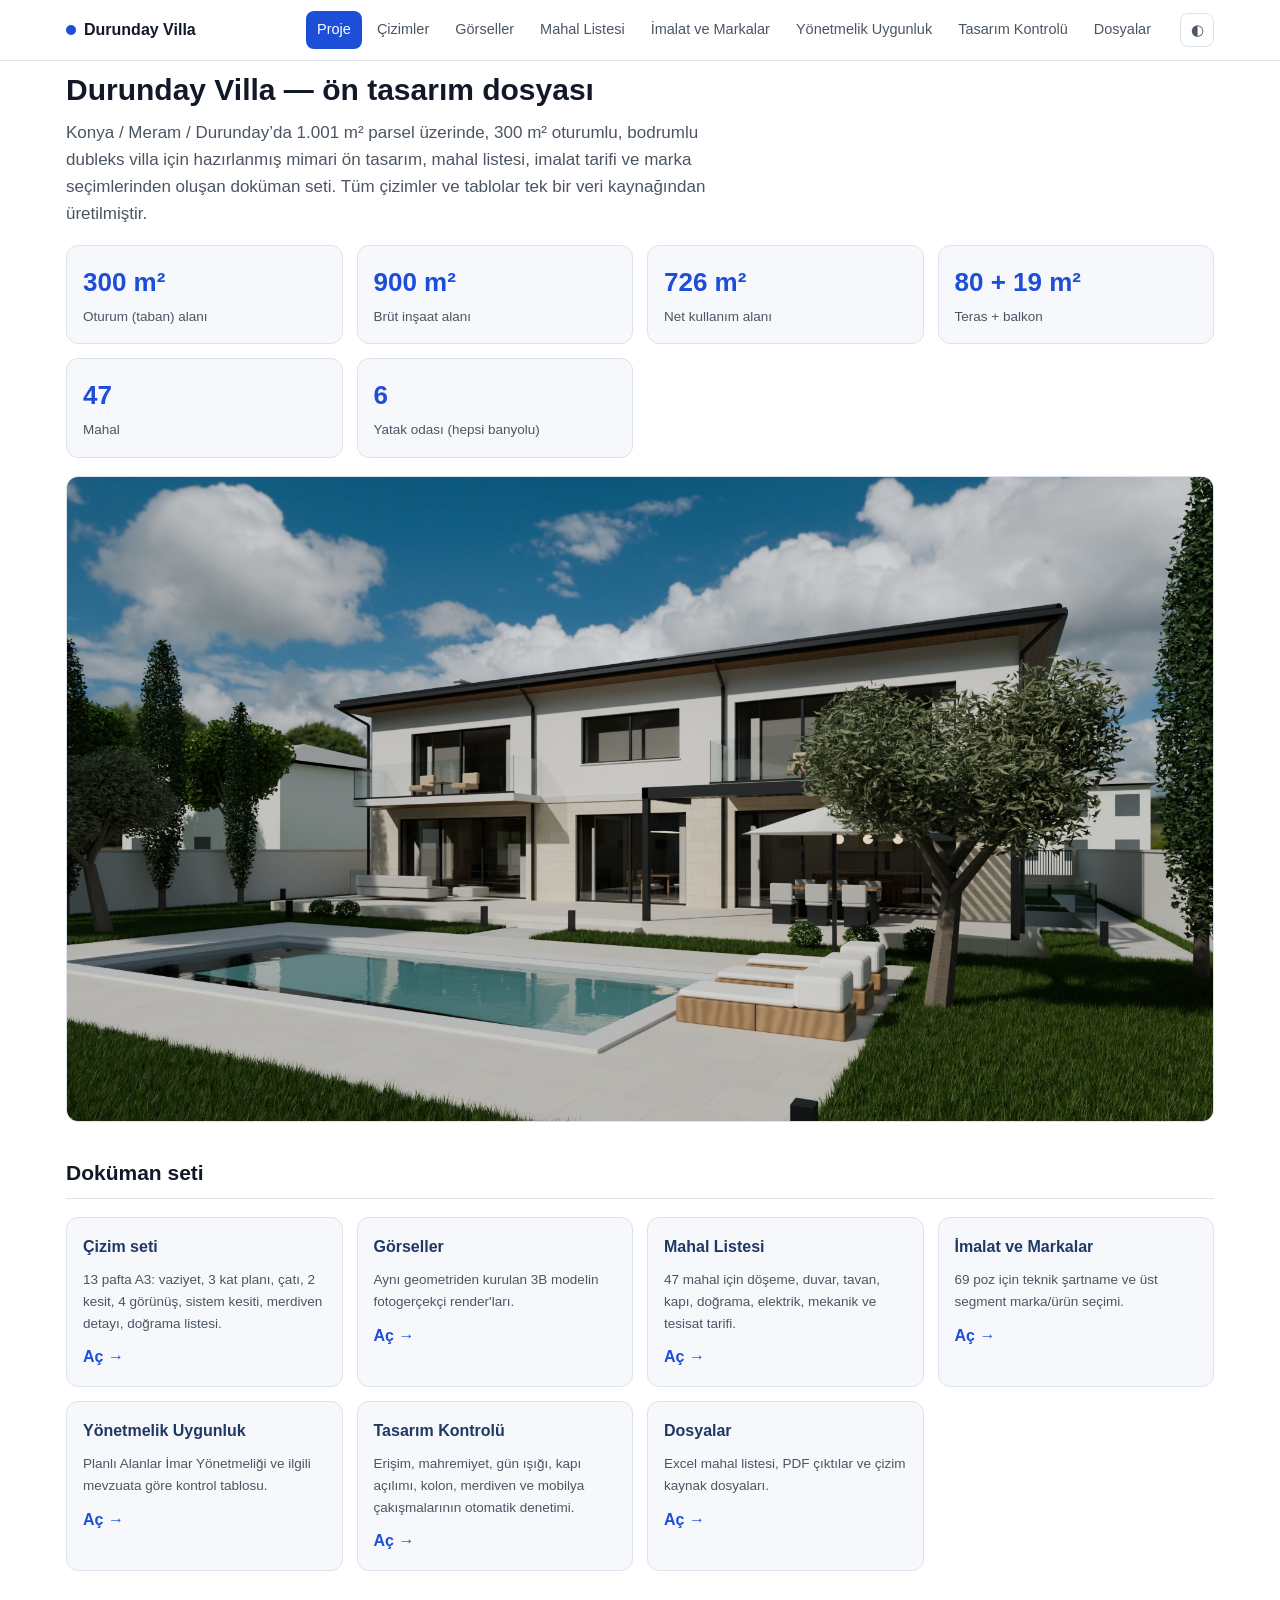
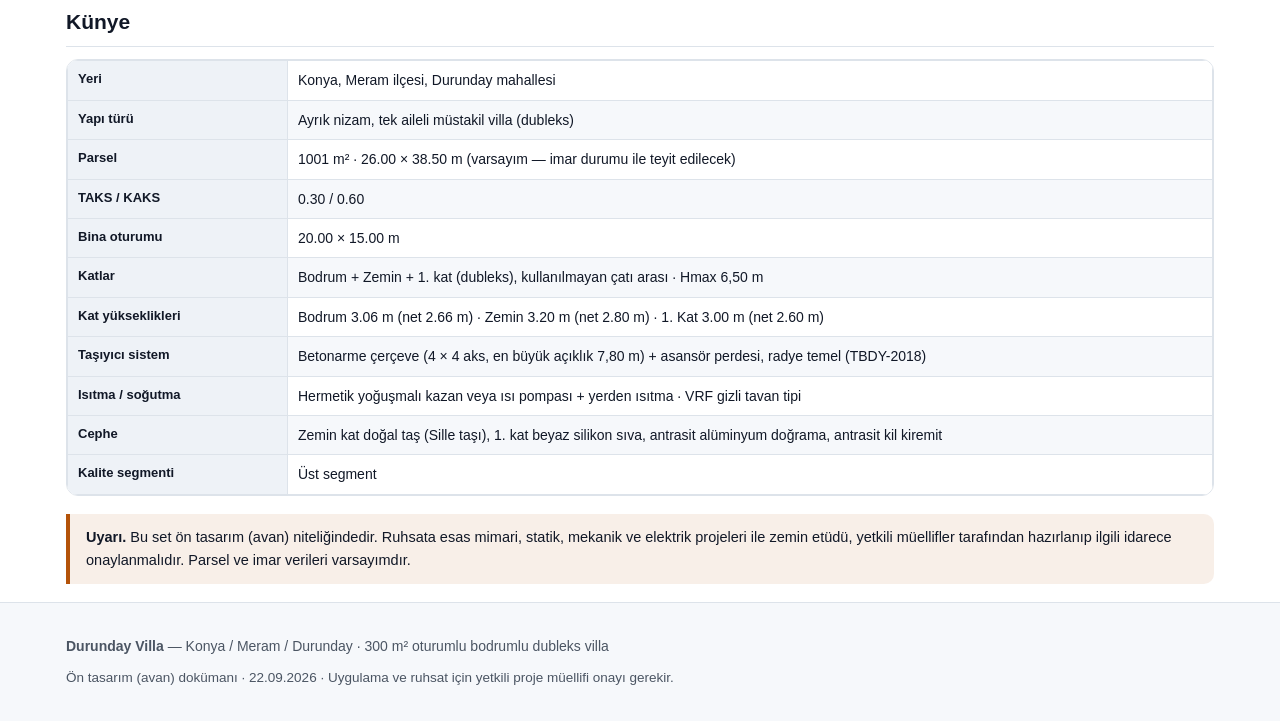
<file: docs/index.html>
<!DOCTYPE html>
<html lang="tr"><head>
<meta charset="utf-8">
<meta name="viewport" content="width=device-width, initial-scale=1">
<title>Proje — Durunday Villa</title>
<meta name="description" content="Konya Meram Durunday&#x27;da 300 m² oturumlu bodrumlu dubleks villa — mimari ön tasarım ve mahal listesi.">
<link rel="stylesheet" href="varlik/stil.css">
<link rel="icon" href="data:image/svg+xml,<svg xmlns='http://www.w3.org/2000/svg' viewBox='0 0 100 100'><text y='.9em' font-size='90'>🏠</text></svg>">
</head><body>
<header class="ust">
  <div class="sarmal ust-ic">
    <a class="marka" href="index.html"><span class="nokta"></span> Durunday Villa</a>
    <nav><a href="index.html" class="aktif">Proje</a>
<a href="cizimler.html">Çizimler</a>
<a href="render.html">Görseller</a>
<a href="mahal-listesi.html">Mahal Listesi</a>
<a href="imalat.html">İmalat ve Markalar</a>
<a href="yonetmelik.html">Yönetmelik Uygunluk</a>
<a href="kontrol.html">Tasarım Kontrolü</a>
<a href="dosyalar.html">Dosyalar</a></nav>
    <button class="tema" onclick="temaDegistir()" title="Açık / koyu tema">◐</button>
  </div>
</header>
<main class="sarmal">
<h1>Durunday Villa — ön tasarım dosyası</h1>
<p class="giris">Konya / Meram / Durunday’da 1.001 m² parsel üzerinde, 300 m² oturumlu, bodrumlu dubleks villa için hazırlanmış mimari ön tasarım, mahal listesi, imalat tarifi ve marka seçimlerinden oluşan doküman seti. Tüm çizimler ve tablolar tek bir veri kaynağından üretilmiştir.</p>
<div class="kartlar">
<div class="kart"><div class="sayi">300 m²</div><div class="etiket">Oturum (taban) alanı</div></div>
<div class="kart"><div class="sayi">900 m²</div><div class="etiket">Brüt inşaat alanı</div></div>
<div class="kart"><div class="sayi">726 m²</div><div class="etiket">Net kullanım alanı</div></div>
<div class="kart"><div class="sayi">80 + 19 m²</div><div class="etiket">Teras + balkon</div></div>
<div class="kart"><div class="sayi">47</div><div class="etiket">Mahal</div></div>
<div class="kart"><div class="sayi">6</div><div class="etiket">Yatak odası (hepsi banyolu)</div></div>
</div>
<figure style="margin:18px 0 6px"><img src="varlik/render/bahce.jpg" alt="Durunday Villa"></figure>
<h2>Doküman seti</h2><div class="kartlar">
<div class="kart"><h3 style="margin-top:0">Çizim seti</h3><p class="kucuk">13 pafta A3: vaziyet, 3 kat planı, çatı, 2 kesit, 4 görünüş, sistem kesiti, merdiven detayı, doğrama listesi.</p><a href="cizimler.html">Aç →</a></div>
<div class="kart"><h3 style="margin-top:0">Görseller</h3><p class="kucuk">Aynı geometriden kurulan 3B modelin fotogerçekçi render&#x27;ları.</p><a href="render.html">Aç →</a></div>
<div class="kart"><h3 style="margin-top:0">Mahal Listesi</h3><p class="kucuk">47 mahal için döşeme, duvar, tavan, kapı, doğrama, elektrik, mekanik ve tesisat tarifi.</p><a href="mahal-listesi.html">Aç →</a></div>
<div class="kart"><h3 style="margin-top:0">İmalat ve Markalar</h3><p class="kucuk">69 poz için teknik şartname ve üst segment marka/ürün seçimi.</p><a href="imalat.html">Aç →</a></div>
<div class="kart"><h3 style="margin-top:0">Yönetmelik Uygunluk</h3><p class="kucuk">Planlı Alanlar İmar Yönetmeliği ve ilgili mevzuata göre kontrol tablosu.</p><a href="yonetmelik.html">Aç →</a></div>
<div class="kart"><h3 style="margin-top:0">Tasarım Kontrolü</h3><p class="kucuk">Erişim, mahremiyet, gün ışığı, kapı açılımı, kolon, merdiven ve mobilya çakışmalarının otomatik denetimi.</p><a href="kontrol.html">Aç →</a></div>
<div class="kart"><h3 style="margin-top:0">Dosyalar</h3><p class="kucuk">Excel mahal listesi, PDF çıktılar ve çizim kaynak dosyaları.</p><a href="dosyalar.html">Aç →</a></div>
</div>
<h2>Künye</h2><div class="kaydir"><table><tbody>
<tr><th style='width:220px'>Yeri</th><td>Konya, Meram ilçesi, Durunday mahallesi</td></tr>
<tr><th style='width:220px'>Yapı türü</th><td>Ayrık nizam, tek aileli müstakil villa (dubleks)</td></tr>
<tr><th style='width:220px'>Parsel</th><td>1001 m² · 26.00 × 38.50 m (varsayım — imar durumu ile teyit edilecek)</td></tr>
<tr><th style='width:220px'>TAKS / KAKS</th><td>0.30 / 0.60</td></tr>
<tr><th style='width:220px'>Bina oturumu</th><td>20.00 × 15.00 m</td></tr>
<tr><th style='width:220px'>Katlar</th><td>Bodrum + Zemin + 1. kat (dubleks), kullanılmayan çatı arası · Hmax 6,50 m</td></tr>
<tr><th style='width:220px'>Kat yükseklikleri</th><td>Bodrum 3.06 m (net 2.66 m) · Zemin 3.20 m (net 2.80 m) · 1. Kat 3.00 m (net 2.60 m)</td></tr>
<tr><th style='width:220px'>Taşıyıcı sistem</th><td>Betonarme çerçeve (4 × 4 aks, en büyük açıklık 7,80 m) + asansör perdesi, radye temel (TBDY-2018)</td></tr>
<tr><th style='width:220px'>Isıtma / soğutma</th><td>Hermetik yoğuşmalı kazan veya ısı pompası + yerden ısıtma · VRF gizli tavan tipi</td></tr>
<tr><th style='width:220px'>Cephe</th><td>Zemin kat doğal taş (Sille taşı), 1. kat beyaz silikon sıva, antrasit alüminyum doğrama, antrasit kil kiremit</td></tr>
<tr><th style='width:220px'>Kalite segmenti</th><td>Üst segment</td></tr>
</tbody></table></div>
<div class="uyari-kutu"><strong>Uyarı.</strong> Bu set ön tasarım (avan) niteliğindedir. Ruhsata esas mimari, statik, mekanik ve elektrik projeleri ile zemin etüdü, yetkili müellifler tarafından hazırlanıp ilgili idarece onaylanmalıdır. Parsel ve imar verileri varsayımdır.</div>
</main>
<footer class="alt"><div class="sarmal">
  <p><strong>Durunday Villa</strong> — Konya / Meram / Durunday · 300 m² oturumlu bodrumlu dubleks villa</p>
  <p class="kucuk">Ön tasarım (avan) dokümanı · 22.09.2026 · Uygulama ve ruhsat için yetkili proje müellifi onayı gerekir.</p>
</div></footer>
<script>
function temaDegistir(){const k=document.documentElement;const y=k.getAttribute('data-tema')==='koyu'?'acik':'koyu';
 k.setAttribute('data-tema',y);try{localStorage.setItem('tema',y)}catch(e){}}
(function(){try{const t=localStorage.getItem('tema');if(t)document.documentElement.setAttribute('data-tema',t)}catch(e){}})();
function tabloAra(girdi, tabloId){const s=girdi.value.toLocaleLowerCase('tr');
 document.querySelectorAll('#'+tabloId+' tbody tr').forEach(function(tr){
   tr.style.display = tr.textContent.toLocaleLowerCase('tr').indexOf(s)>-1 ? '' : 'none';});}
function katFiltre(btn, kat, tabloId){
 document.querySelectorAll('#'+tabloId+'-sekme .cip').forEach(b=>b.classList.remove('secili'));
 btn.classList.add('secili');
 document.querySelectorAll('#'+tabloId+' tbody tr').forEach(function(tr){
   tr.style.display = (kat==='*'||tr.dataset.kat===kat) ? '' : 'none';});}
</script>
</body></html>
</file>
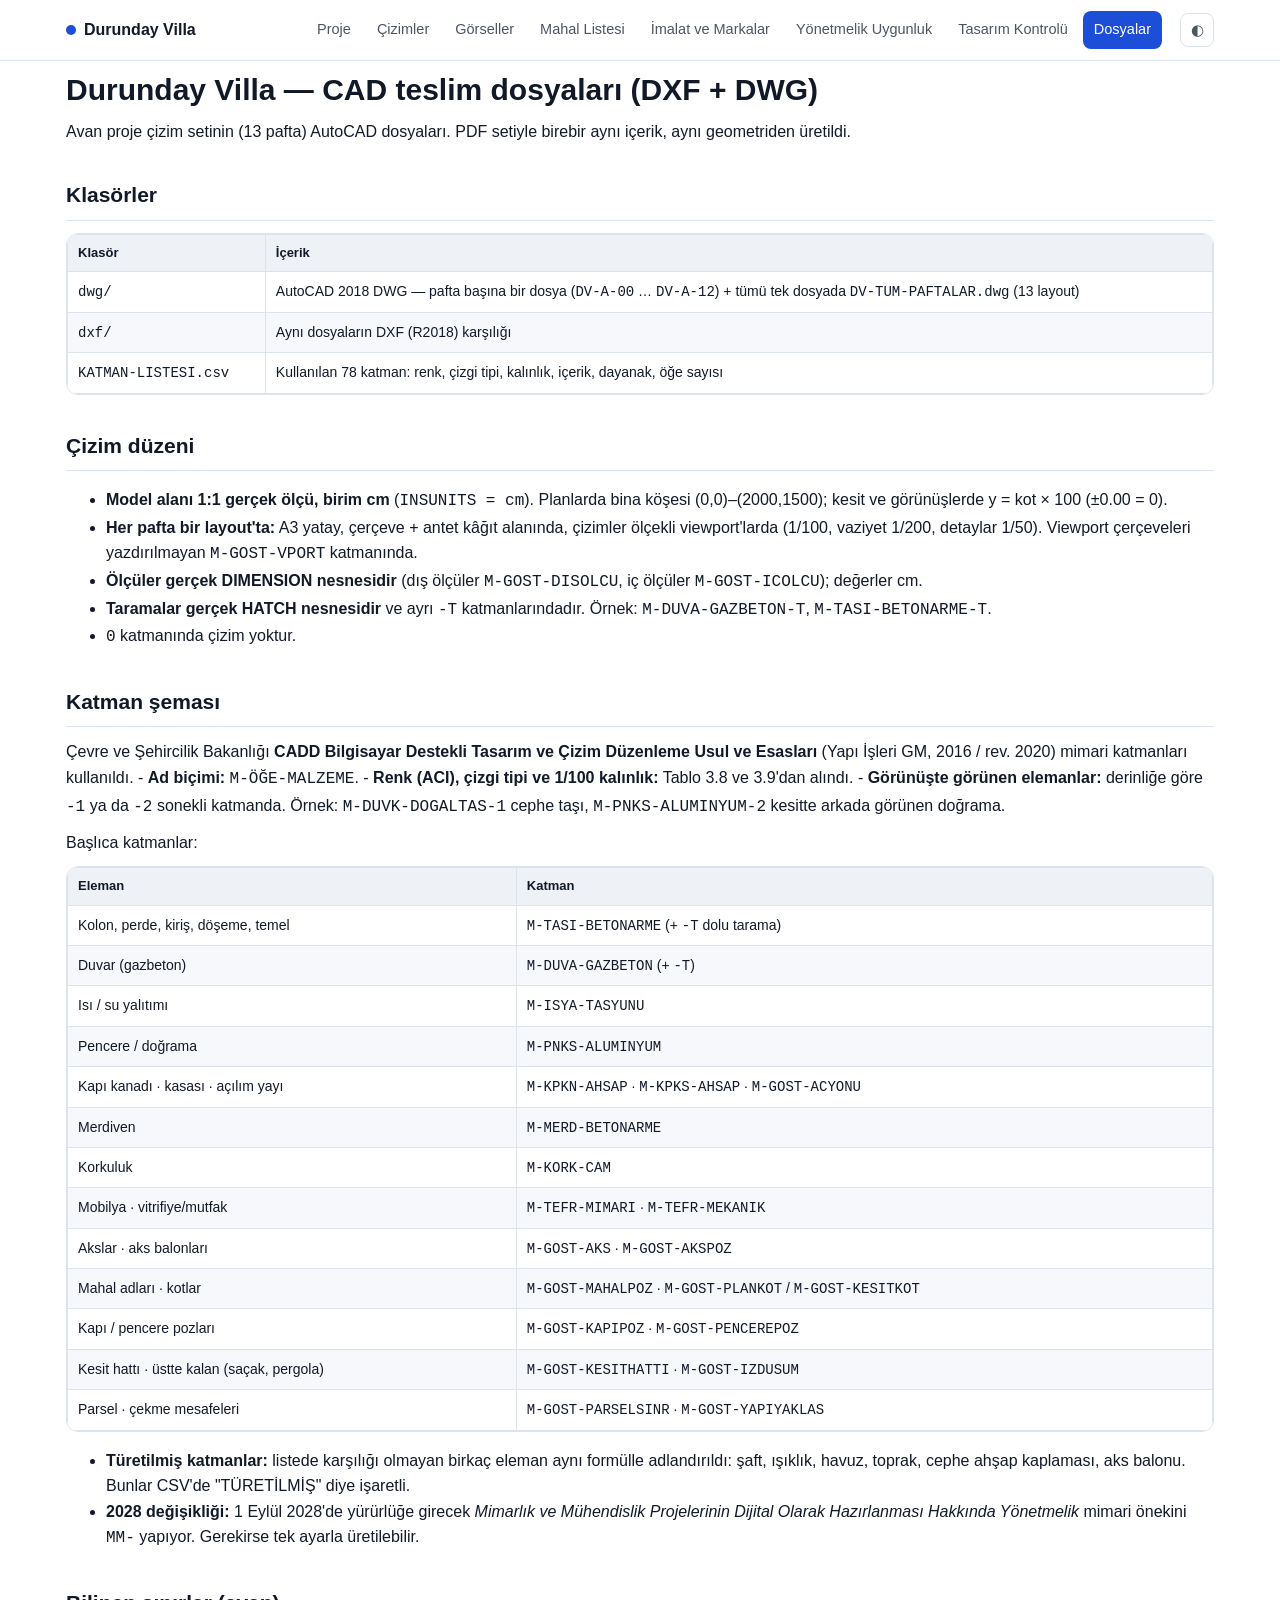
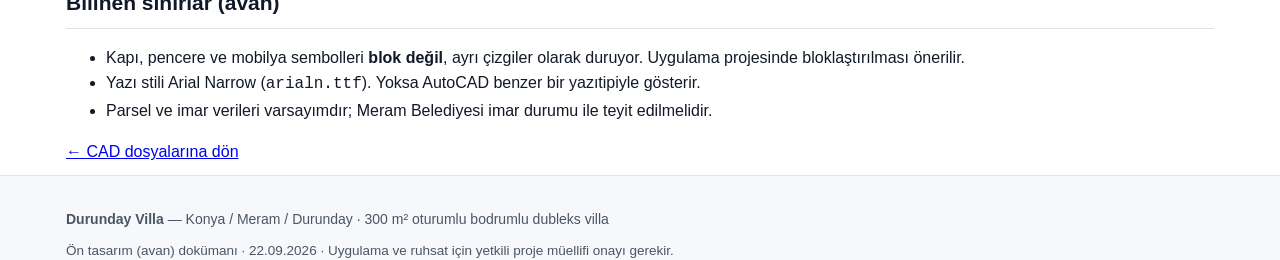
<file: docs/cad-okubeni.html>
<!DOCTYPE html>
<html lang="tr"><head>
<meta charset="utf-8">
<meta name="viewport" content="width=device-width, initial-scale=1">
<title>CAD teslim notu — Durunday Villa</title>
<meta name="description" content="DWG/DXF setinin çizim düzeni ve katman şeması.">
<link rel="stylesheet" href="varlik/stil.css">
<link rel="icon" href="data:image/svg+xml,<svg xmlns='http://www.w3.org/2000/svg' viewBox='0 0 100 100'><text y='.9em' font-size='90'>🏠</text></svg>">
</head><body>
<header class="ust">
  <div class="sarmal ust-ic">
    <a class="marka" href="index.html"><span class="nokta"></span> Durunday Villa</a>
    <nav><a href="index.html">Proje</a>
<a href="cizimler.html">Çizimler</a>
<a href="render.html">Görseller</a>
<a href="mahal-listesi.html">Mahal Listesi</a>
<a href="imalat.html">İmalat ve Markalar</a>
<a href="yonetmelik.html">Yönetmelik Uygunluk</a>
<a href="kontrol.html">Tasarım Kontrolü</a>
<a href="dosyalar.html" class="aktif">Dosyalar</a></nav>
    <button class="tema" onclick="temaDegistir()" title="Açık / koyu tema">◐</button>
  </div>
</header>
<main class="sarmal">
<h1>Durunday Villa — CAD teslim dosyaları (DXF + DWG)</h1>
<p>Avan proje çizim setinin (13 pafta) AutoCAD dosyaları. PDF setiyle birebir aynı içerik, aynı geometriden üretildi.</p>
<h2>Klasörler</h2>
<div class="kaydir"><table>
<thead>
<tr>
<th>Klasör</th>
<th>İçerik</th>
</tr>
</thead>
<tbody>
<tr>
<td><code>dwg/</code></td>
<td>AutoCAD 2018 DWG — pafta başına bir dosya (<code>DV-A-00</code> … <code>DV-A-12</code>) + tümü tek dosyada <code>DV-TUM-PAFTALAR.dwg</code> (13 layout)</td>
</tr>
<tr>
<td><code>dxf/</code></td>
<td>Aynı dosyaların DXF (R2018) karşılığı</td>
</tr>
<tr>
<td><code>KATMAN-LISTESI.csv</code></td>
<td>Kullanılan 78 katman: renk, çizgi tipi, kalınlık, içerik, dayanak, öğe sayısı</td>
</tr>
</tbody>
</table></div>
<h2>Çizim düzeni</h2>
<ul>
<li><strong>Model alanı 1:1 gerçek ölçü, birim cm</strong> (<code>INSUNITS = cm</code>). Planlarda bina köşesi (0,0)–(2000,1500); kesit ve görünüşlerde y = kot × 100 (±0.00 = 0).</li>
<li><strong>Her pafta bir layout'ta:</strong> A3 yatay, çerçeve + antet kâğıt alanında, çizimler ölçekli viewport'larda (1/100, vaziyet 1/200, detaylar 1/50). Viewport çerçeveleri yazdırılmayan <code>M-GOST-VPORT</code> katmanında.</li>
<li><strong>Ölçüler gerçek DIMENSION nesnesidir</strong> (dış ölçüler <code>M-GOST-DISOLCU</code>, iç ölçüler <code>M-GOST-ICOLCU</code>); değerler cm.</li>
<li><strong>Taramalar gerçek HATCH nesnesidir</strong> ve ayrı <code>-T</code> katmanlarındadır. Örnek: <code>M-DUVA-GAZBETON-T</code>, <code>M-TASI-BETONARME-T</code>.</li>
<li><code>0</code> katmanında çizim yoktur.</li>
</ul>
<h2>Katman şeması</h2>
<p>Çevre ve Şehircilik Bakanlığı <strong>CADD Bilgisayar Destekli Tasarım ve Çizim Düzenleme Usul ve Esasları</strong> (Yapı İşleri GM, 2016 / rev. 2020) mimari katmanları kullanıldı.
- <strong>Ad biçimi:</strong> <code>M-ÖĞE-MALZEME</code>.
- <strong>Renk (ACI), çizgi tipi ve 1/100 kalınlık:</strong> Tablo 3.8 ve 3.9'dan alındı.
- <strong>Görünüşte görünen elemanlar:</strong> derinliğe göre <code>-1</code> ya da <code>-2</code> sonekli katmanda. Örnek: <code>M-DUVK-DOGALTAS-1</code> cephe taşı, <code>M-PNKS-ALUMINYUM-2</code> kesitte arkada görünen doğrama.</p>
<p>Başlıca katmanlar:</p>
<div class="kaydir"><table>
<thead>
<tr>
<th>Eleman</th>
<th>Katman</th>
</tr>
</thead>
<tbody>
<tr>
<td>Kolon, perde, kiriş, döşeme, temel</td>
<td><code>M-TASI-BETONARME</code> (+ <code>-T</code> dolu tarama)</td>
</tr>
<tr>
<td>Duvar (gazbeton)</td>
<td><code>M-DUVA-GAZBETON</code> (+ <code>-T</code>)</td>
</tr>
<tr>
<td>Isı / su yalıtımı</td>
<td><code>M-ISYA-TASYUNU</code></td>
</tr>
<tr>
<td>Pencere / doğrama</td>
<td><code>M-PNKS-ALUMINYUM</code></td>
</tr>
<tr>
<td>Kapı kanadı · kasası · açılım yayı</td>
<td><code>M-KPKN-AHSAP</code> · <code>M-KPKS-AHSAP</code> · <code>M-GOST-ACYONU</code></td>
</tr>
<tr>
<td>Merdiven</td>
<td><code>M-MERD-BETONARME</code></td>
</tr>
<tr>
<td>Korkuluk</td>
<td><code>M-KORK-CAM</code></td>
</tr>
<tr>
<td>Mobilya · vitrifiye/mutfak</td>
<td><code>M-TEFR-MIMARI</code> · <code>M-TEFR-MEKANIK</code></td>
</tr>
<tr>
<td>Akslar · aks balonları</td>
<td><code>M-GOST-AKS</code> · <code>M-GOST-AKSPOZ</code></td>
</tr>
<tr>
<td>Mahal adları · kotlar</td>
<td><code>M-GOST-MAHALPOZ</code> · <code>M-GOST-PLANKOT</code> / <code>M-GOST-KESITKOT</code></td>
</tr>
<tr>
<td>Kapı / pencere pozları</td>
<td><code>M-GOST-KAPIPOZ</code> · <code>M-GOST-PENCEREPOZ</code></td>
</tr>
<tr>
<td>Kesit hattı · üstte kalan (saçak, pergola)</td>
<td><code>M-GOST-KESITHATTI</code> · <code>M-GOST-IZDUSUM</code></td>
</tr>
<tr>
<td>Parsel · çekme mesafeleri</td>
<td><code>M-GOST-PARSELSINR</code> · <code>M-GOST-YAPIYAKLAS</code></td>
</tr>
</tbody>
</table></div>
<ul>
<li><strong>Türetilmiş katmanlar:</strong> listede karşılığı olmayan birkaç eleman aynı formülle adlandırıldı: şaft, ışıklık, havuz, toprak, cephe ahşap kaplaması, aks balonu. Bunlar CSV'de "TÜRETİLMİŞ" diye işaretli.</li>
<li><strong>2028 değişikliği:</strong> 1 Eylül 2028'de yürürlüğe girecek <em>Mimarlık ve Mühendislik Projelerinin Dijital Olarak Hazırlanması Hakkında Yönetmelik</em> mimari önekini <code>MM-</code> yapıyor. Gerekirse tek ayarla üretilebilir.</li>
</ul>
<h2>Bilinen sınırlar (avan)</h2>
<ul>
<li>Kapı, pencere ve mobilya sembolleri <strong>blok değil</strong>, ayrı çizgiler olarak duruyor. Uygulama projesinde bloklaştırılması önerilir.</li>
<li>Yazı stili Arial Narrow (<code>arialn.ttf</code>). Yoksa AutoCAD benzer bir yazıtipiyle gösterir.</li>
<li>Parsel ve imar verileri varsayımdır; Meram Belediyesi imar durumu ile teyit edilmelidir.</li>
</ul><p><a href="dosyalar.html#cad">← CAD dosyalarına dön</a></p>
</main>
<footer class="alt"><div class="sarmal">
  <p><strong>Durunday Villa</strong> — Konya / Meram / Durunday · 300 m² oturumlu bodrumlu dubleks villa</p>
  <p class="kucuk">Ön tasarım (avan) dokümanı · 22.09.2026 · Uygulama ve ruhsat için yetkili proje müellifi onayı gerekir.</p>
</div></footer>
<script>
function temaDegistir(){const k=document.documentElement;const y=k.getAttribute('data-tema')==='koyu'?'acik':'koyu';
 k.setAttribute('data-tema',y);try{localStorage.setItem('tema',y)}catch(e){}}
(function(){try{const t=localStorage.getItem('tema');if(t)document.documentElement.setAttribute('data-tema',t)}catch(e){}})();
function tabloAra(girdi, tabloId){const s=girdi.value.toLocaleLowerCase('tr');
 document.querySelectorAll('#'+tabloId+' tbody tr').forEach(function(tr){
   tr.style.display = tr.textContent.toLocaleLowerCase('tr').indexOf(s)>-1 ? '' : 'none';});}
function katFiltre(btn, kat, tabloId){
 document.querySelectorAll('#'+tabloId+'-sekme .cip').forEach(b=>b.classList.remove('secili'));
 btn.classList.add('secili');
 document.querySelectorAll('#'+tabloId+' tbody tr').forEach(function(tr){
   tr.style.display = (kat==='*'||tr.dataset.kat===kat) ? '' : 'none';});}
</script>
</body></html>
</file>
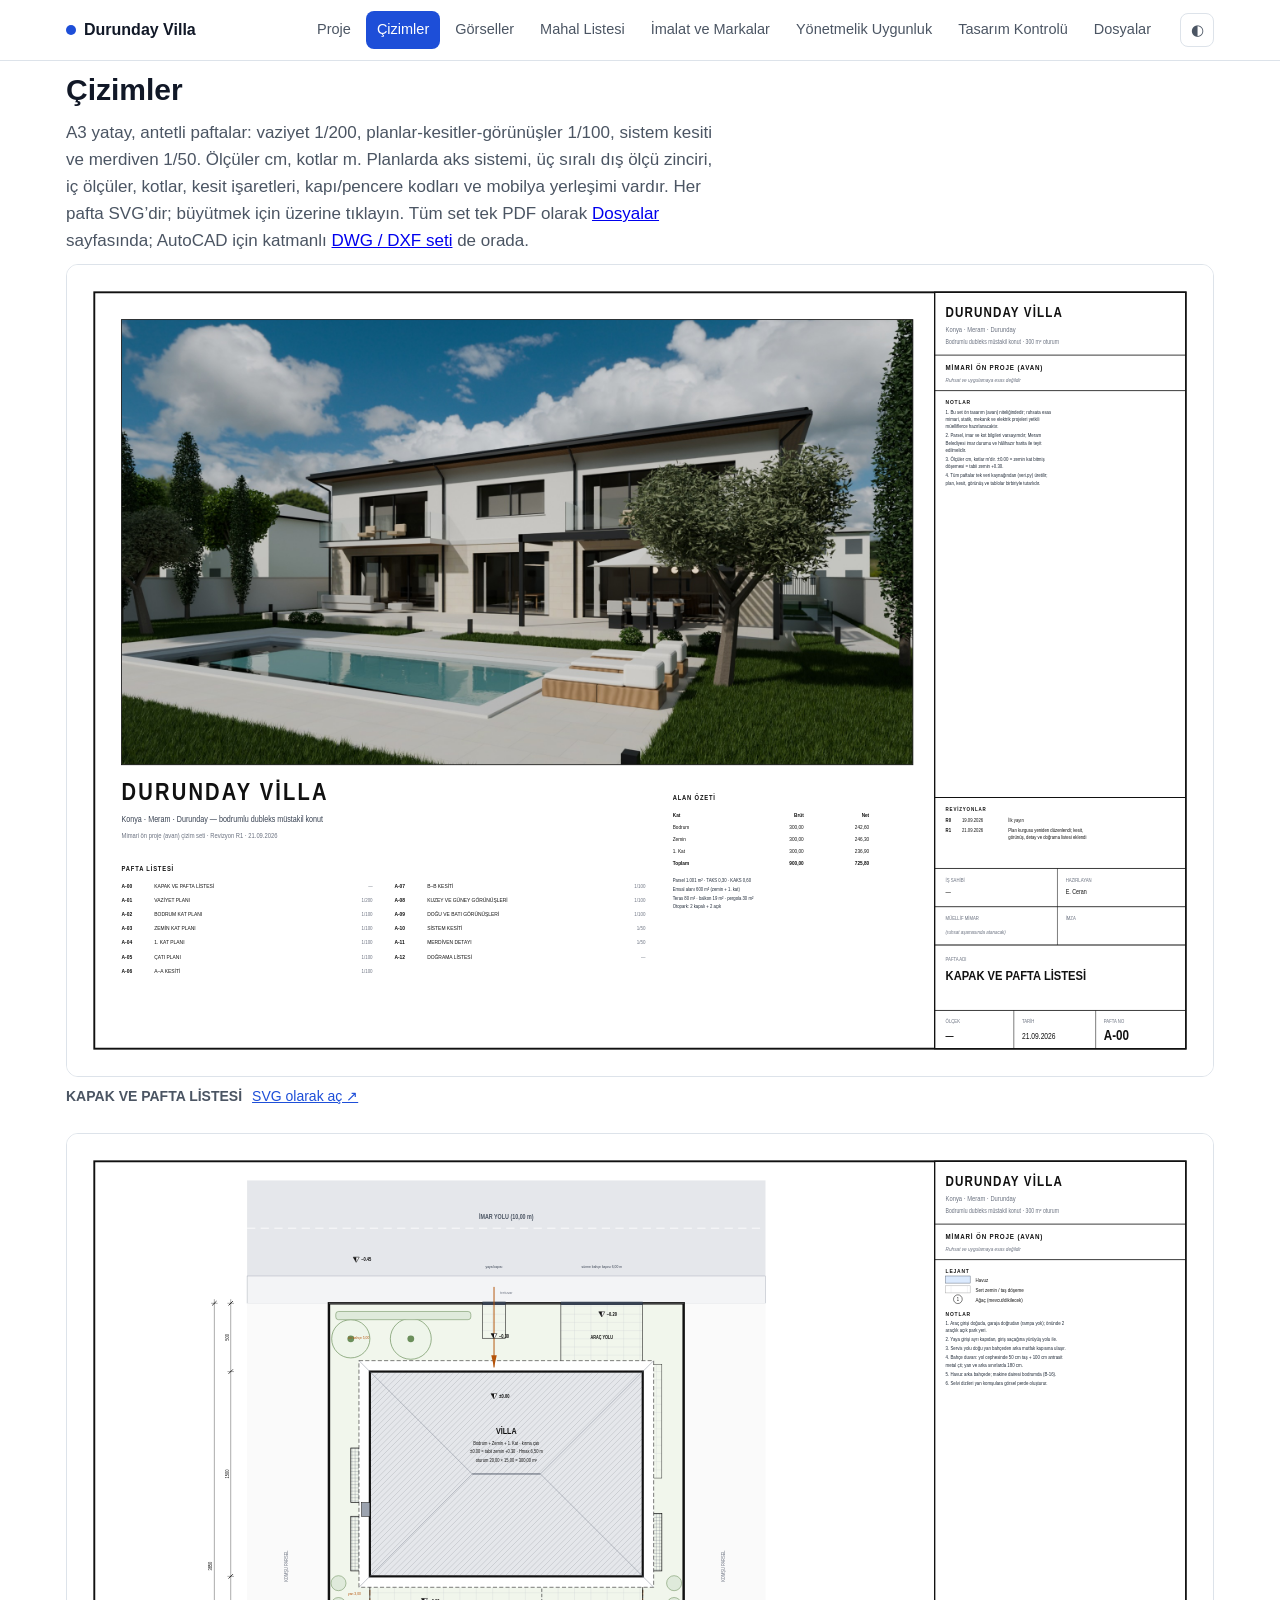
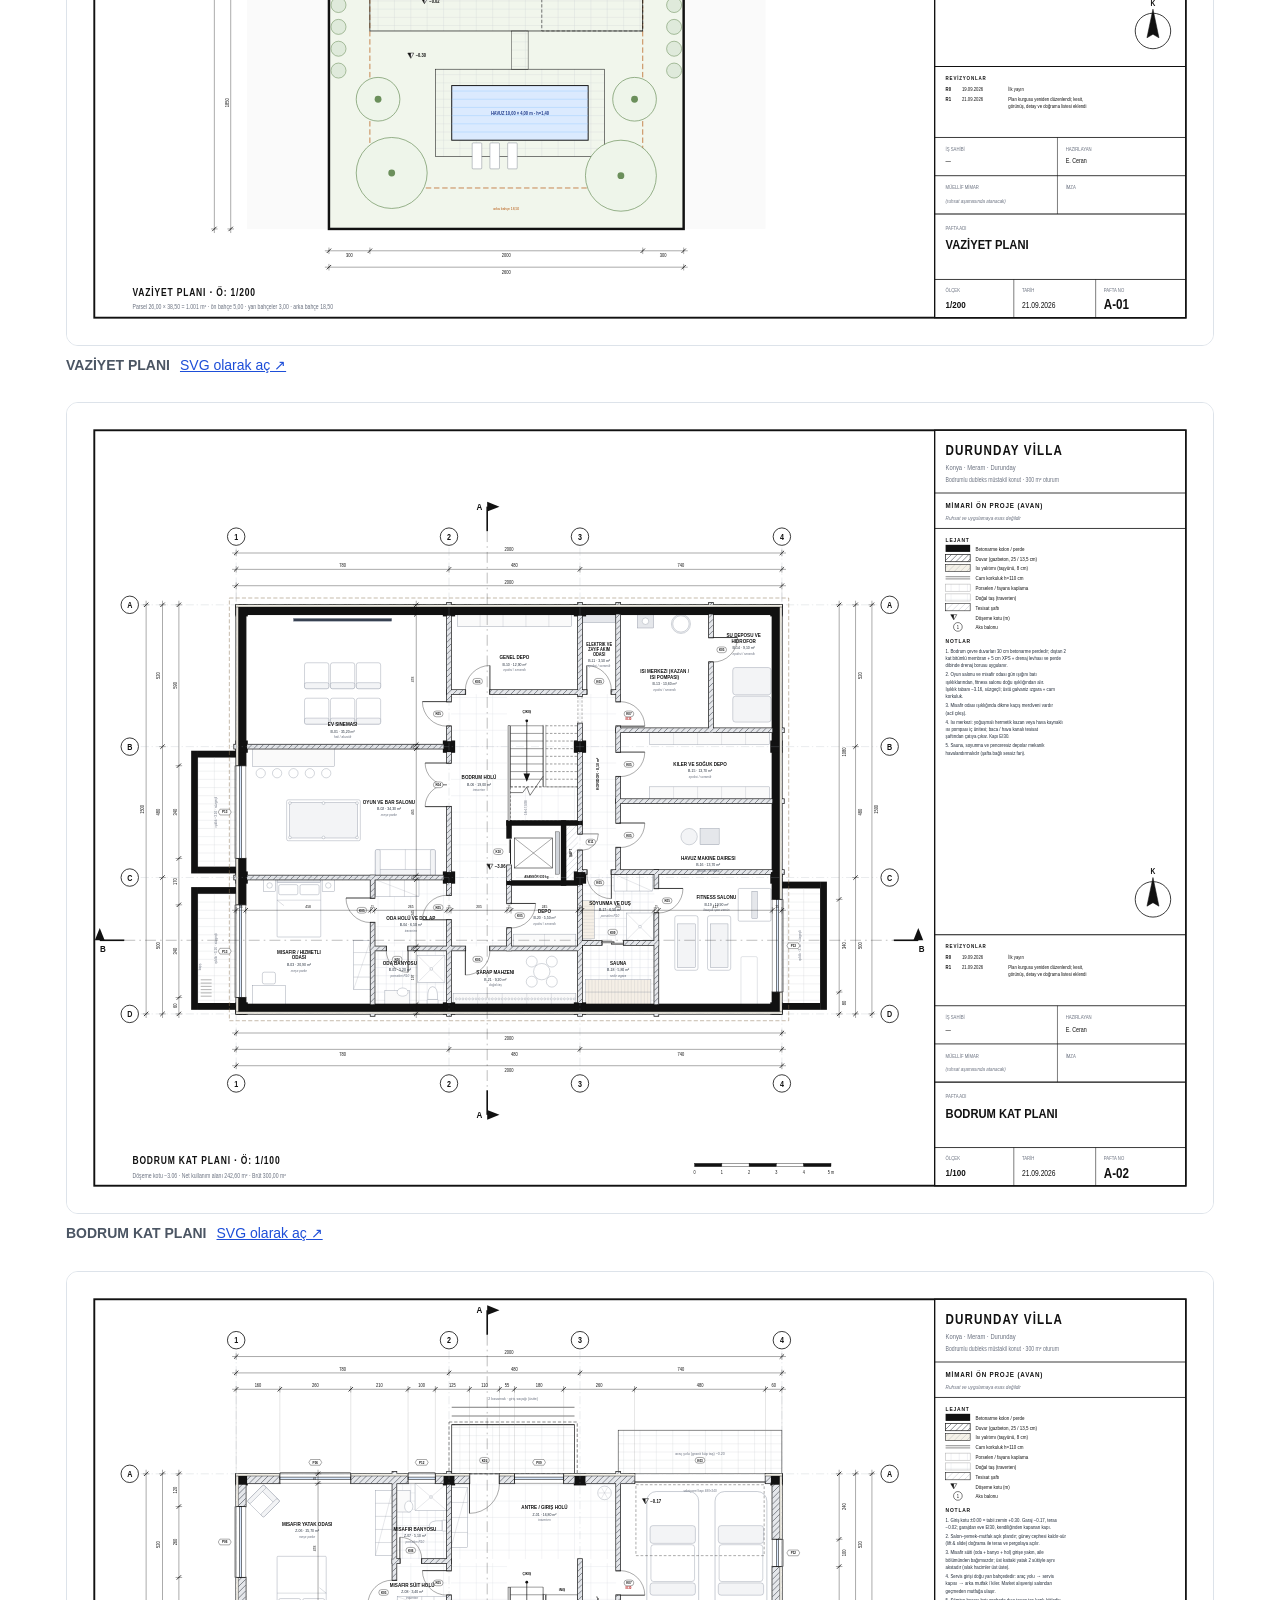
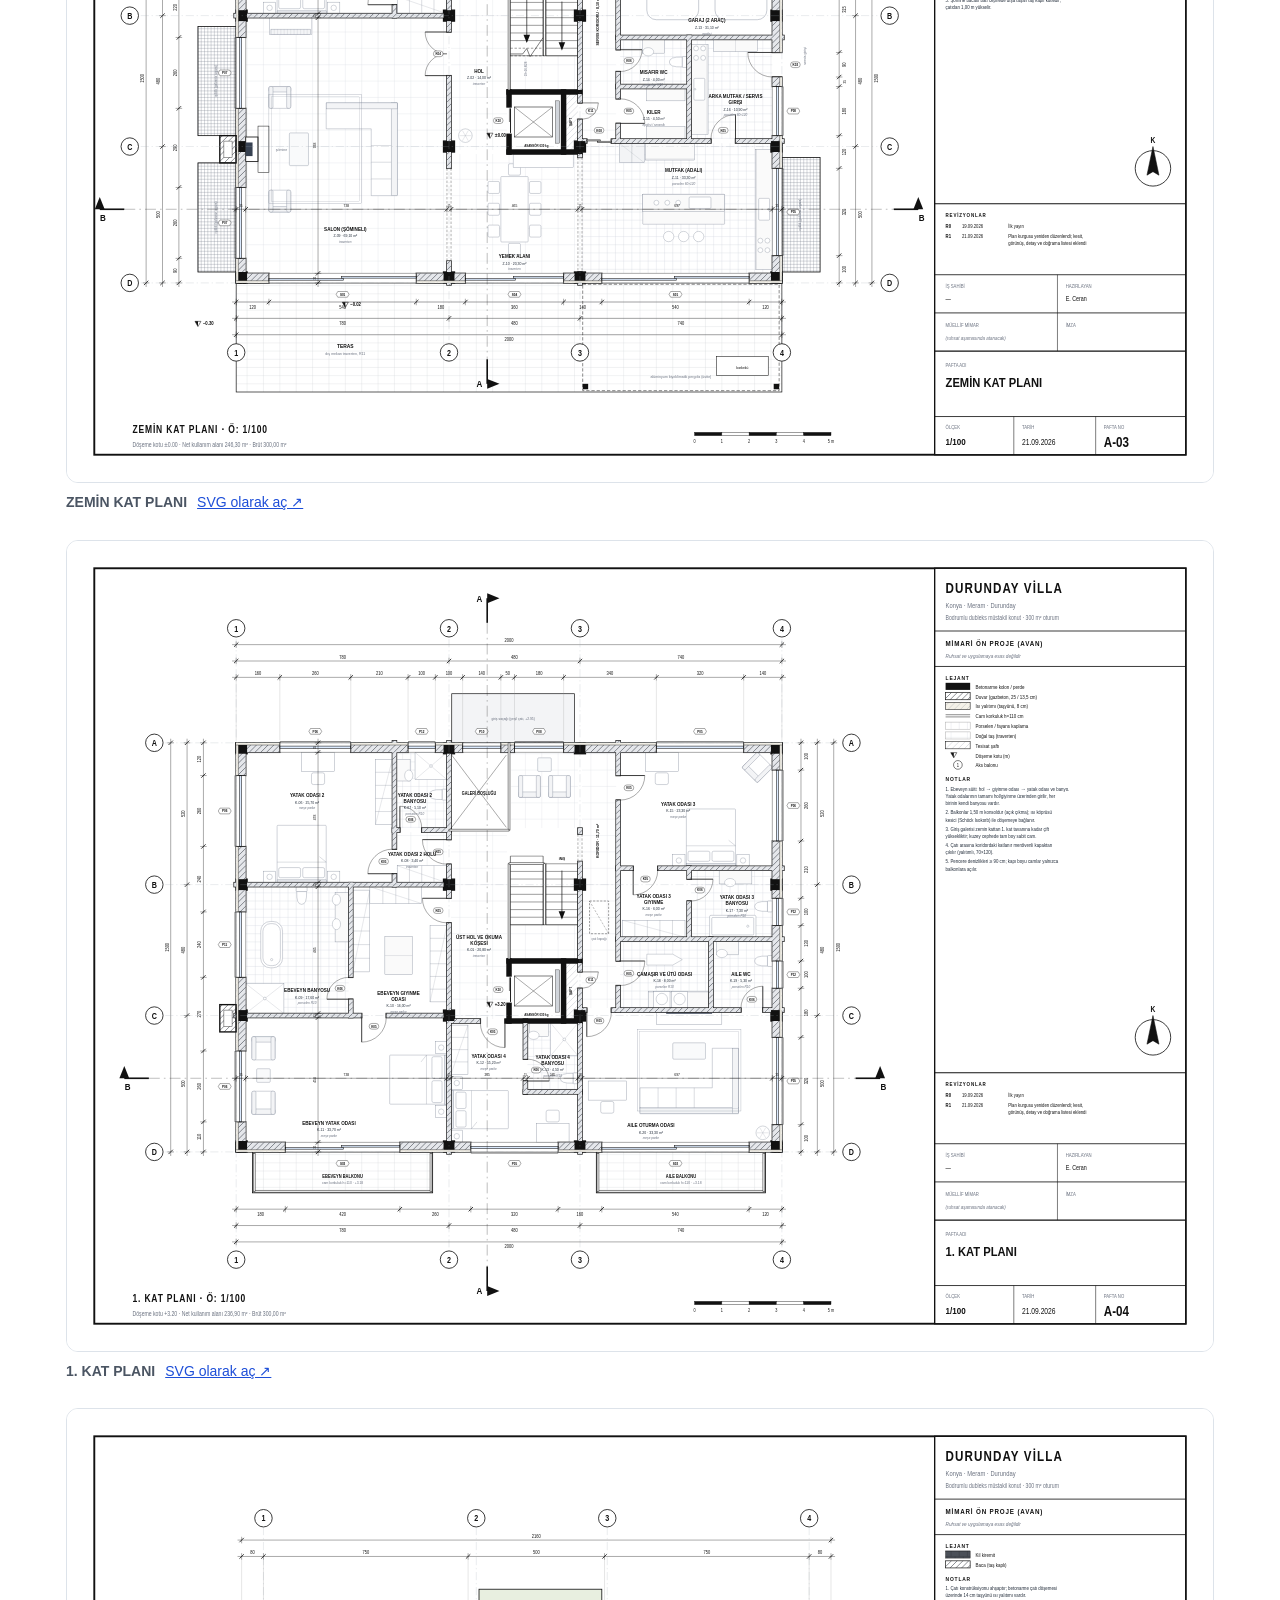
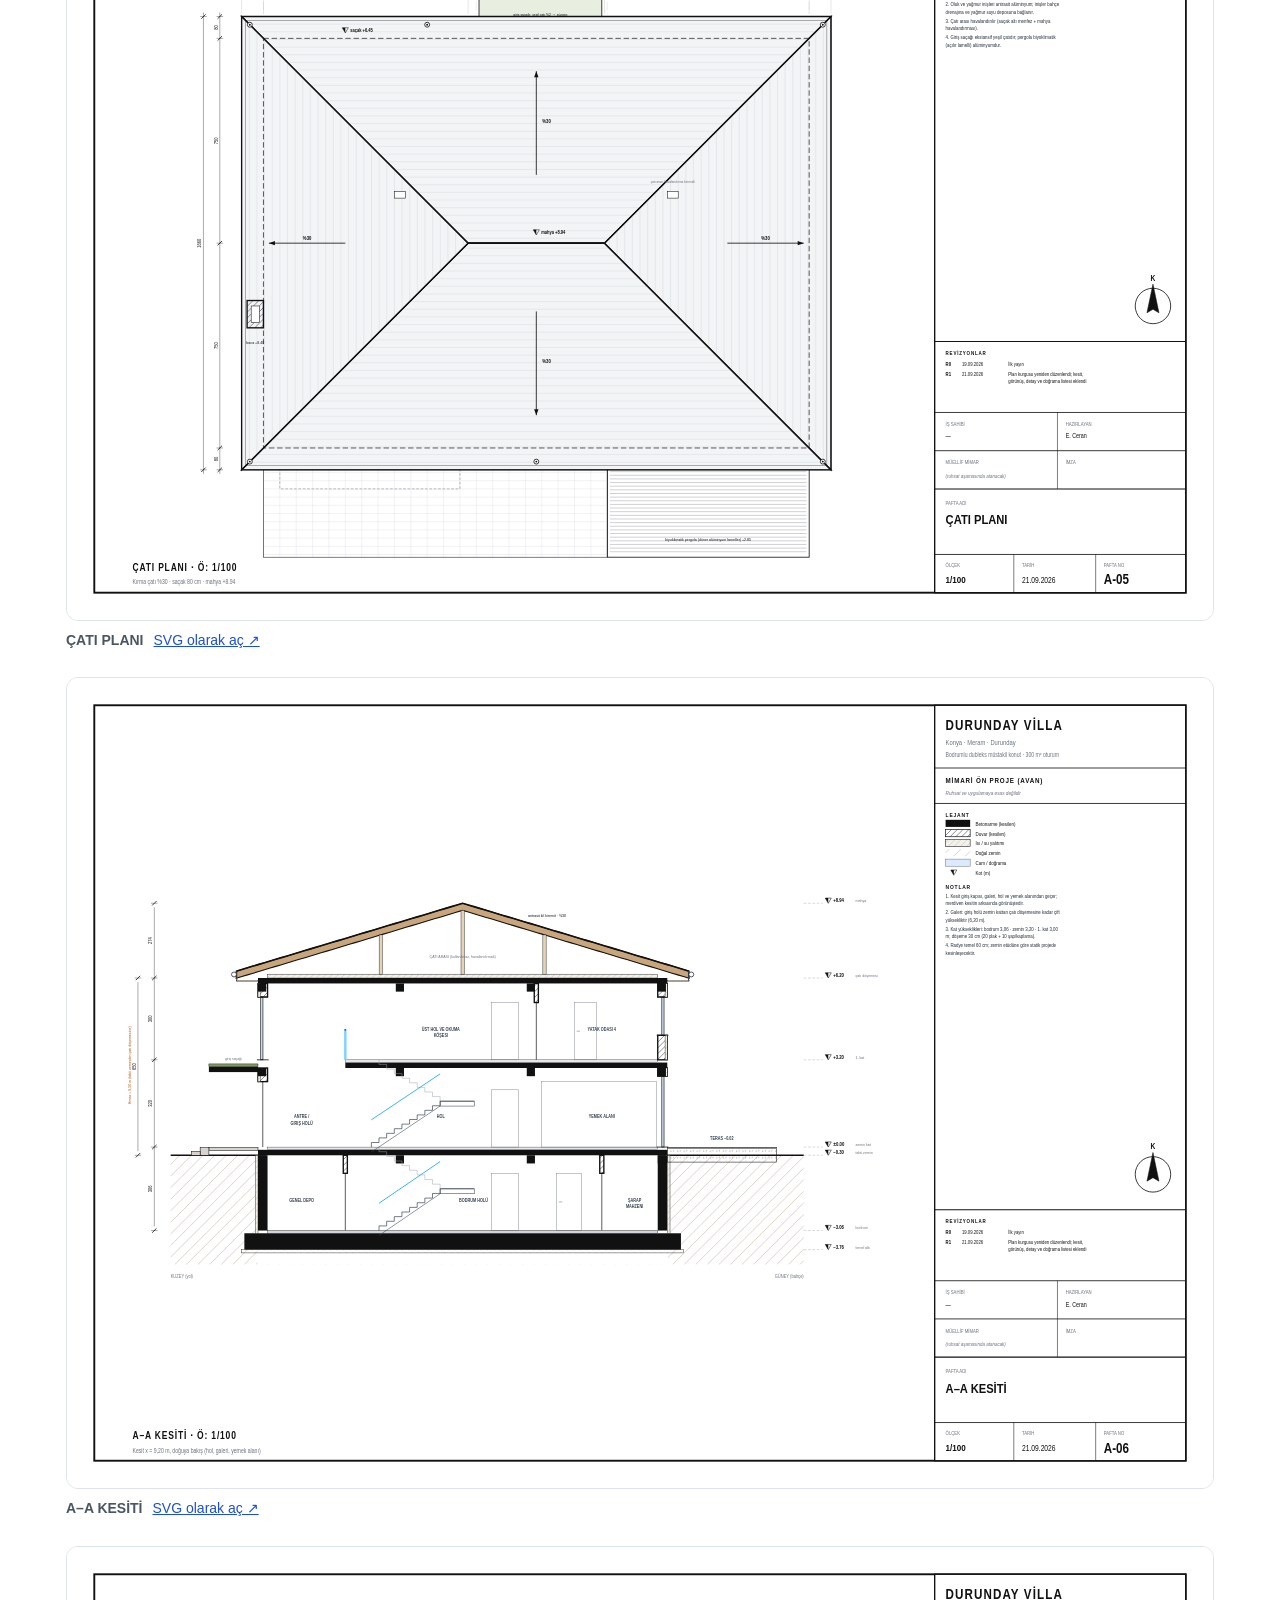
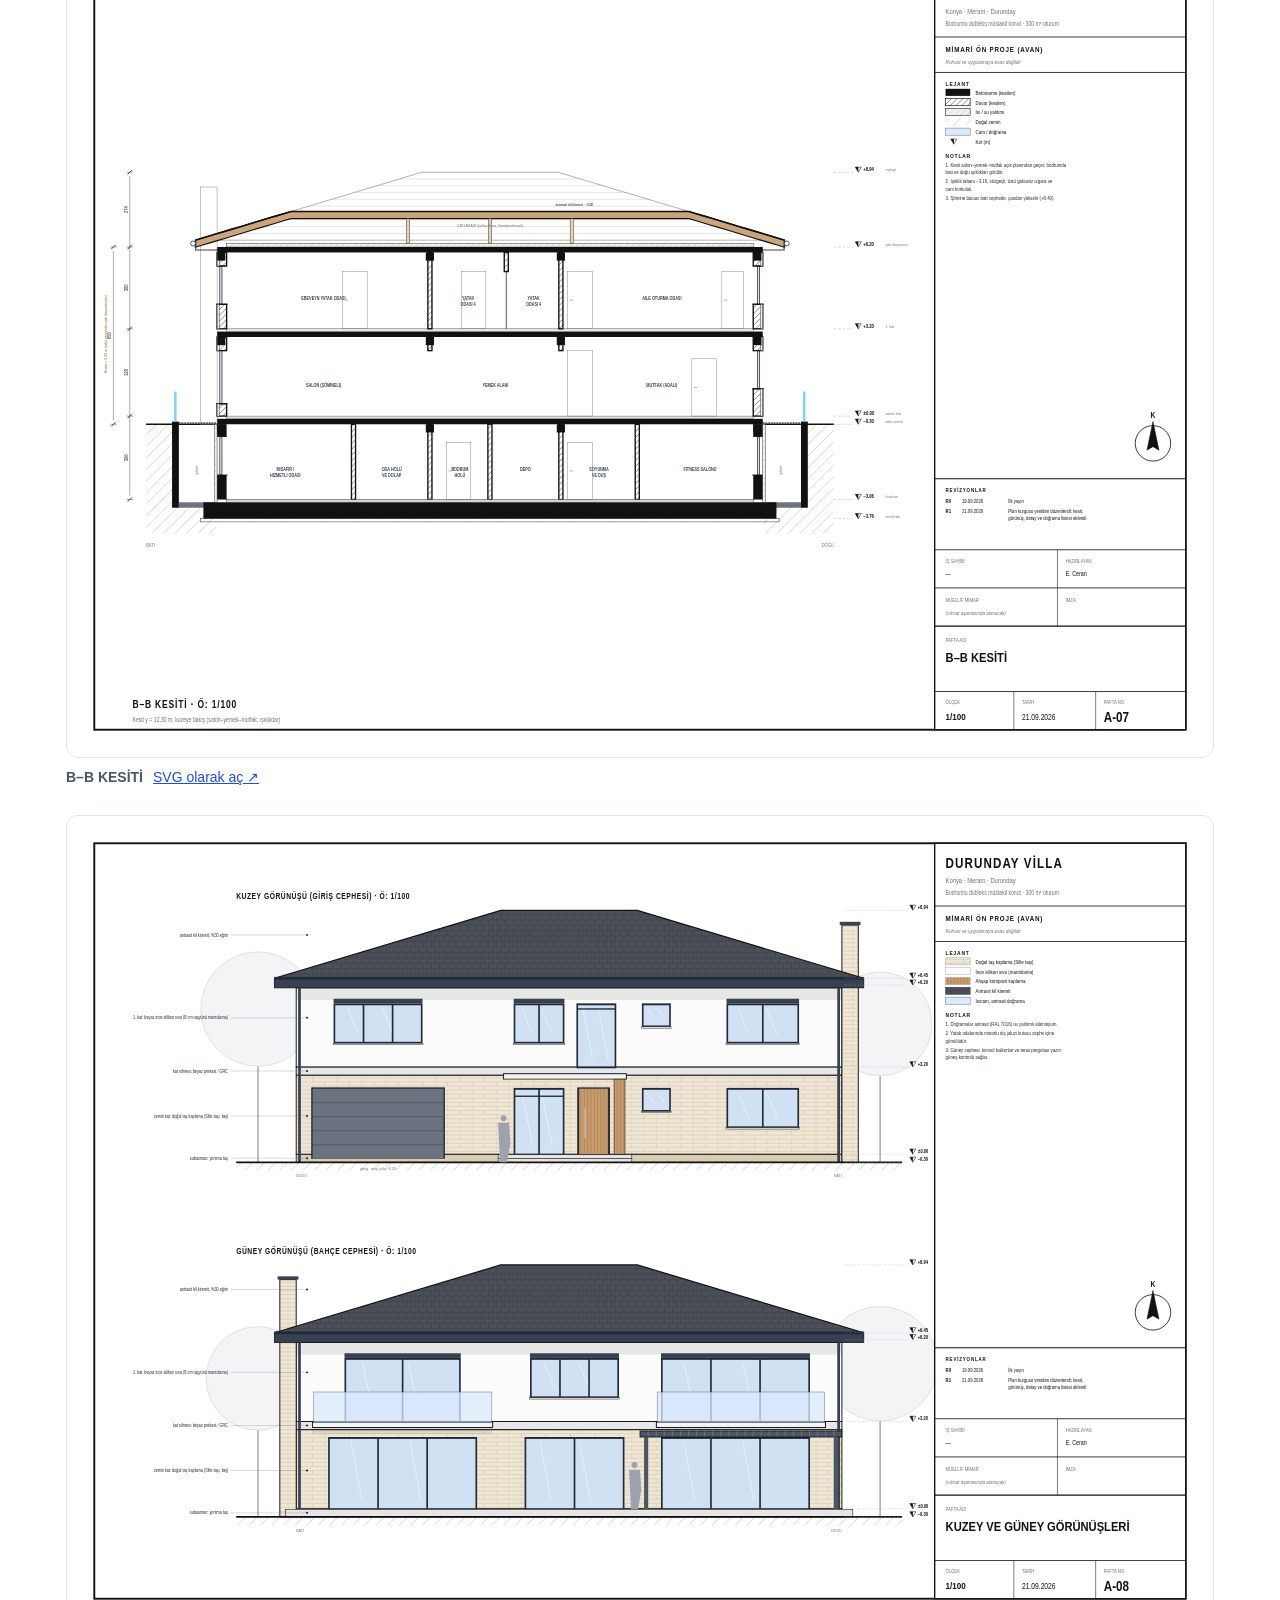
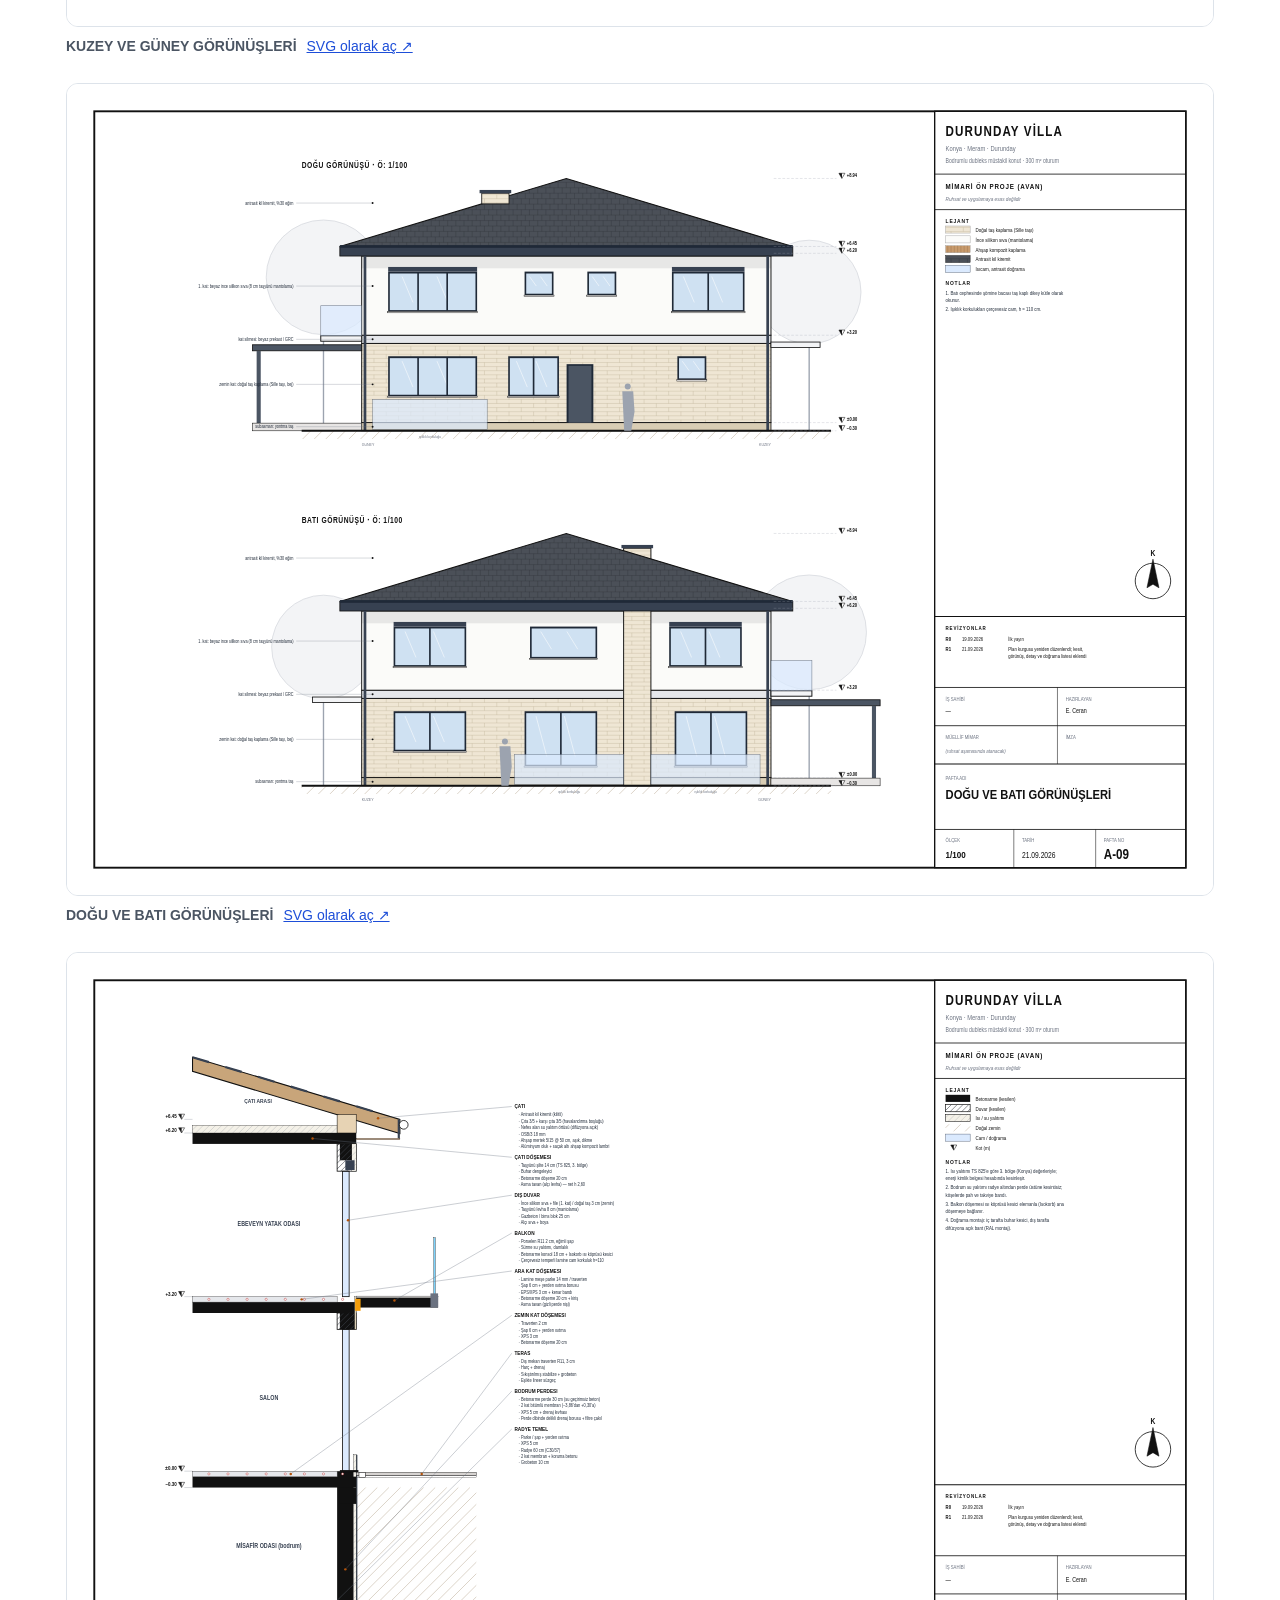
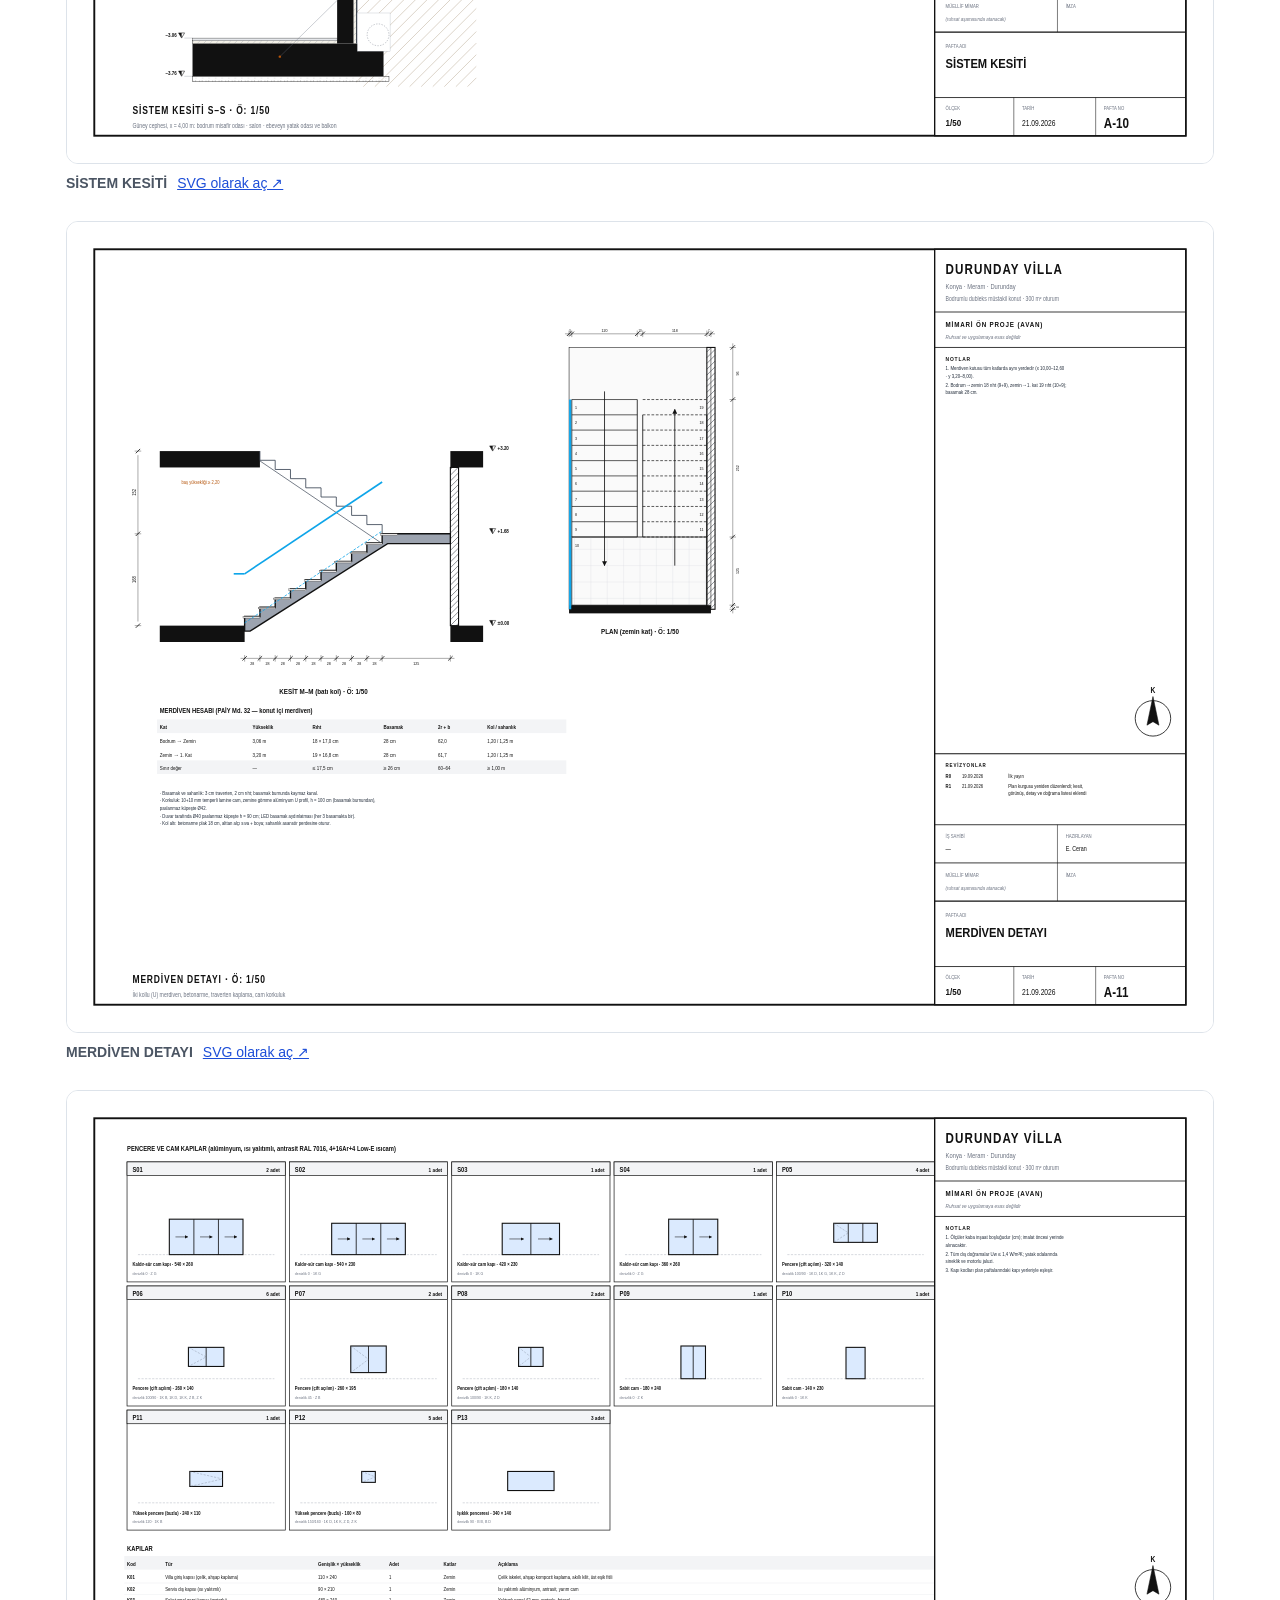
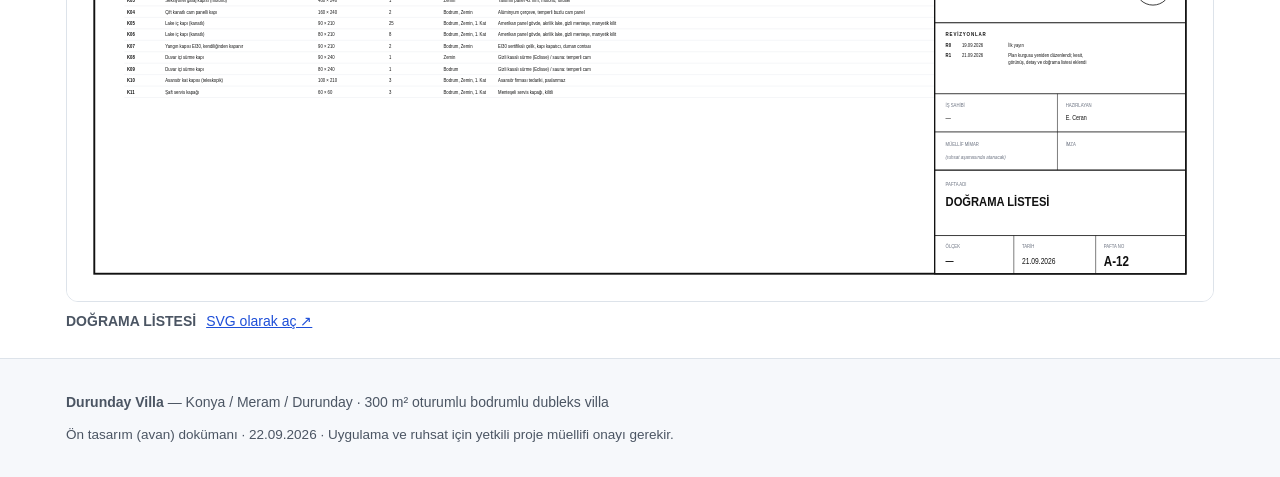
<file: docs/cizimler.html>
<!DOCTYPE html>
<html lang="tr"><head>
<meta charset="utf-8">
<meta name="viewport" content="width=device-width, initial-scale=1">
<title>Çizimler — Durunday Villa</title>
<meta name="description" content="A3 mimari ön proje paftaları: vaziyet, planlar, çatı, kesitler, görünüşler, detaylar, doğrama listesi.">
<link rel="stylesheet" href="varlik/stil.css">
<link rel="icon" href="data:image/svg+xml,<svg xmlns='http://www.w3.org/2000/svg' viewBox='0 0 100 100'><text y='.9em' font-size='90'>🏠</text></svg>">
</head><body>
<header class="ust">
  <div class="sarmal ust-ic">
    <a class="marka" href="index.html"><span class="nokta"></span> Durunday Villa</a>
    <nav><a href="index.html">Proje</a>
<a href="cizimler.html" class="aktif">Çizimler</a>
<a href="render.html">Görseller</a>
<a href="mahal-listesi.html">Mahal Listesi</a>
<a href="imalat.html">İmalat ve Markalar</a>
<a href="yonetmelik.html">Yönetmelik Uygunluk</a>
<a href="kontrol.html">Tasarım Kontrolü</a>
<a href="dosyalar.html">Dosyalar</a></nav>
    <button class="tema" onclick="temaDegistir()" title="Açık / koyu tema">◐</button>
  </div>
</header>
<main class="sarmal">
<h1>Çizimler</h1>
<p class="giris">A3 yatay, antetli paftalar: vaziyet 1/200, planlar-kesitler-görünüşler 1/100, sistem kesiti ve merdiven 1/50. Ölçüler cm, kotlar m. Planlarda aks sistemi, üç sıralı dış ölçü zinciri, iç ölçüler, kotlar, kesit işaretleri, kapı/pencere kodları ve mobilya yerleşimi vardır. Her pafta SVG’dir; büyütmek için üzerine tıklayın. Tüm set tek PDF olarak <a href="dosyalar.html">Dosyalar</a> sayfasında; AutoCAD için katmanlı <a href="dosyalar.html#cad">DWG / DXF seti</a> de orada.</p>
<figure id="00-kapak"><a href="varlik/00-kapak.svg" target="_blank" rel="noopener"><img src="varlik/00-kapak.svg" alt="KAPAK VE PAFTA LİSTESİ" loading="lazy"></a><figcaption><strong>KAPAK VE PAFTA LİSTESİ</strong><a href="varlik/00-kapak.svg" target="_blank" rel="noopener">SVG olarak aç ↗</a></figcaption></figure>
<figure id="01-vaziyet-plani"><a href="varlik/01-vaziyet-plani.svg" target="_blank" rel="noopener"><img src="varlik/01-vaziyet-plani.svg" alt="VAZİYET PLANI" loading="lazy"></a><figcaption><strong>VAZİYET PLANI</strong><a href="varlik/01-vaziyet-plani.svg" target="_blank" rel="noopener">SVG olarak aç ↗</a></figcaption></figure>
<figure id="02-bodrum-kat"><a href="varlik/02-bodrum-kat.svg" target="_blank" rel="noopener"><img src="varlik/02-bodrum-kat.svg" alt="BODRUM KAT PLANI" loading="lazy"></a><figcaption><strong>BODRUM KAT PLANI</strong><a href="varlik/02-bodrum-kat.svg" target="_blank" rel="noopener">SVG olarak aç ↗</a></figcaption></figure>
<figure id="03-zemin-kat"><a href="varlik/03-zemin-kat.svg" target="_blank" rel="noopener"><img src="varlik/03-zemin-kat.svg" alt="ZEMİN KAT PLANI" loading="lazy"></a><figcaption><strong>ZEMİN KAT PLANI</strong><a href="varlik/03-zemin-kat.svg" target="_blank" rel="noopener">SVG olarak aç ↗</a></figcaption></figure>
<figure id="04-birinci-kat"><a href="varlik/04-birinci-kat.svg" target="_blank" rel="noopener"><img src="varlik/04-birinci-kat.svg" alt="1. KAT PLANI" loading="lazy"></a><figcaption><strong>1. KAT PLANI</strong><a href="varlik/04-birinci-kat.svg" target="_blank" rel="noopener">SVG olarak aç ↗</a></figcaption></figure>
<figure id="05-cati-plani"><a href="varlik/05-cati-plani.svg" target="_blank" rel="noopener"><img src="varlik/05-cati-plani.svg" alt="ÇATI PLANI" loading="lazy"></a><figcaption><strong>ÇATI PLANI</strong><a href="varlik/05-cati-plani.svg" target="_blank" rel="noopener">SVG olarak aç ↗</a></figcaption></figure>
<figure id="06-kesit-aa"><a href="varlik/06-kesit-aa.svg" target="_blank" rel="noopener"><img src="varlik/06-kesit-aa.svg" alt="A–A KESİTİ" loading="lazy"></a><figcaption><strong>A–A KESİTİ</strong><a href="varlik/06-kesit-aa.svg" target="_blank" rel="noopener">SVG olarak aç ↗</a></figcaption></figure>
<figure id="07-kesit-bb"><a href="varlik/07-kesit-bb.svg" target="_blank" rel="noopener"><img src="varlik/07-kesit-bb.svg" alt="B–B KESİTİ" loading="lazy"></a><figcaption><strong>B–B KESİTİ</strong><a href="varlik/07-kesit-bb.svg" target="_blank" rel="noopener">SVG olarak aç ↗</a></figcaption></figure>
<figure id="08-gorunus-kg"><a href="varlik/08-gorunus-kg.svg" target="_blank" rel="noopener"><img src="varlik/08-gorunus-kg.svg" alt="KUZEY VE GÜNEY GÖRÜNÜŞLERİ" loading="lazy"></a><figcaption><strong>KUZEY VE GÜNEY GÖRÜNÜŞLERİ</strong><a href="varlik/08-gorunus-kg.svg" target="_blank" rel="noopener">SVG olarak aç ↗</a></figcaption></figure>
<figure id="09-gorunus-db"><a href="varlik/09-gorunus-db.svg" target="_blank" rel="noopener"><img src="varlik/09-gorunus-db.svg" alt="DOĞU VE BATI GÖRÜNÜŞLERİ" loading="lazy"></a><figcaption><strong>DOĞU VE BATI GÖRÜNÜŞLERİ</strong><a href="varlik/09-gorunus-db.svg" target="_blank" rel="noopener">SVG olarak aç ↗</a></figcaption></figure>
<figure id="10-sistem-kesiti"><a href="varlik/10-sistem-kesiti.svg" target="_blank" rel="noopener"><img src="varlik/10-sistem-kesiti.svg" alt="SİSTEM KESİTİ" loading="lazy"></a><figcaption><strong>SİSTEM KESİTİ</strong><a href="varlik/10-sistem-kesiti.svg" target="_blank" rel="noopener">SVG olarak aç ↗</a></figcaption></figure>
<figure id="11-merdiven"><a href="varlik/11-merdiven.svg" target="_blank" rel="noopener"><img src="varlik/11-merdiven.svg" alt="MERDİVEN DETAYI" loading="lazy"></a><figcaption><strong>MERDİVEN DETAYI</strong><a href="varlik/11-merdiven.svg" target="_blank" rel="noopener">SVG olarak aç ↗</a></figcaption></figure>
<figure id="12-dograma"><a href="varlik/12-dograma.svg" target="_blank" rel="noopener"><img src="varlik/12-dograma.svg" alt="DOĞRAMA LİSTESİ" loading="lazy"></a><figcaption><strong>DOĞRAMA LİSTESİ</strong><a href="varlik/12-dograma.svg" target="_blank" rel="noopener">SVG olarak aç ↗</a></figcaption></figure>
</main>
<footer class="alt"><div class="sarmal">
  <p><strong>Durunday Villa</strong> — Konya / Meram / Durunday · 300 m² oturumlu bodrumlu dubleks villa</p>
  <p class="kucuk">Ön tasarım (avan) dokümanı · 22.09.2026 · Uygulama ve ruhsat için yetkili proje müellifi onayı gerekir.</p>
</div></footer>
<script>
function temaDegistir(){const k=document.documentElement;const y=k.getAttribute('data-tema')==='koyu'?'acik':'koyu';
 k.setAttribute('data-tema',y);try{localStorage.setItem('tema',y)}catch(e){}}
(function(){try{const t=localStorage.getItem('tema');if(t)document.documentElement.setAttribute('data-tema',t)}catch(e){}})();
function tabloAra(girdi, tabloId){const s=girdi.value.toLocaleLowerCase('tr');
 document.querySelectorAll('#'+tabloId+' tbody tr').forEach(function(tr){
   tr.style.display = tr.textContent.toLocaleLowerCase('tr').indexOf(s)>-1 ? '' : 'none';});}
function katFiltre(btn, kat, tabloId){
 document.querySelectorAll('#'+tabloId+'-sekme .cip').forEach(b=>b.classList.remove('secili'));
 btn.classList.add('secili');
 document.querySelectorAll('#'+tabloId+' tbody tr').forEach(function(tr){
   tr.style.display = (kat==='*'||tr.dataset.kat===kat) ? '' : 'none';});}
</script>
</body></html>
</file>
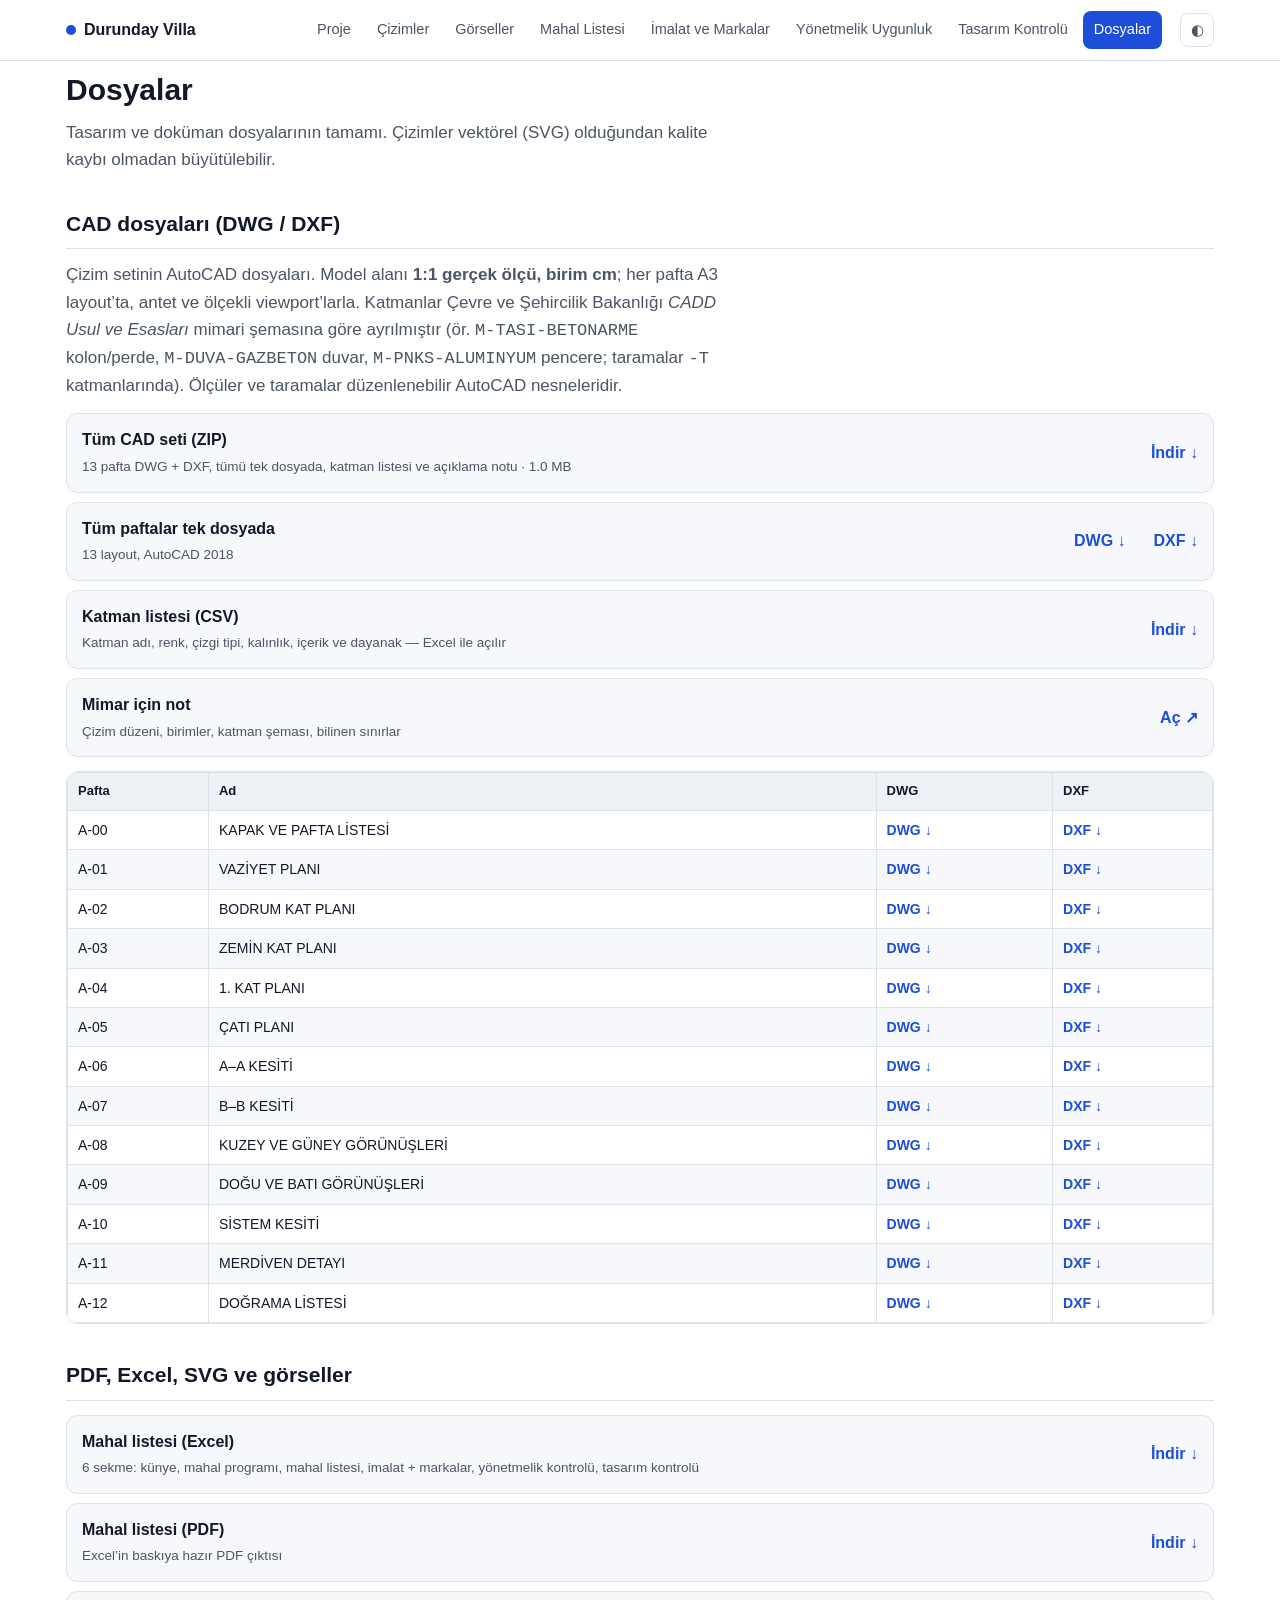
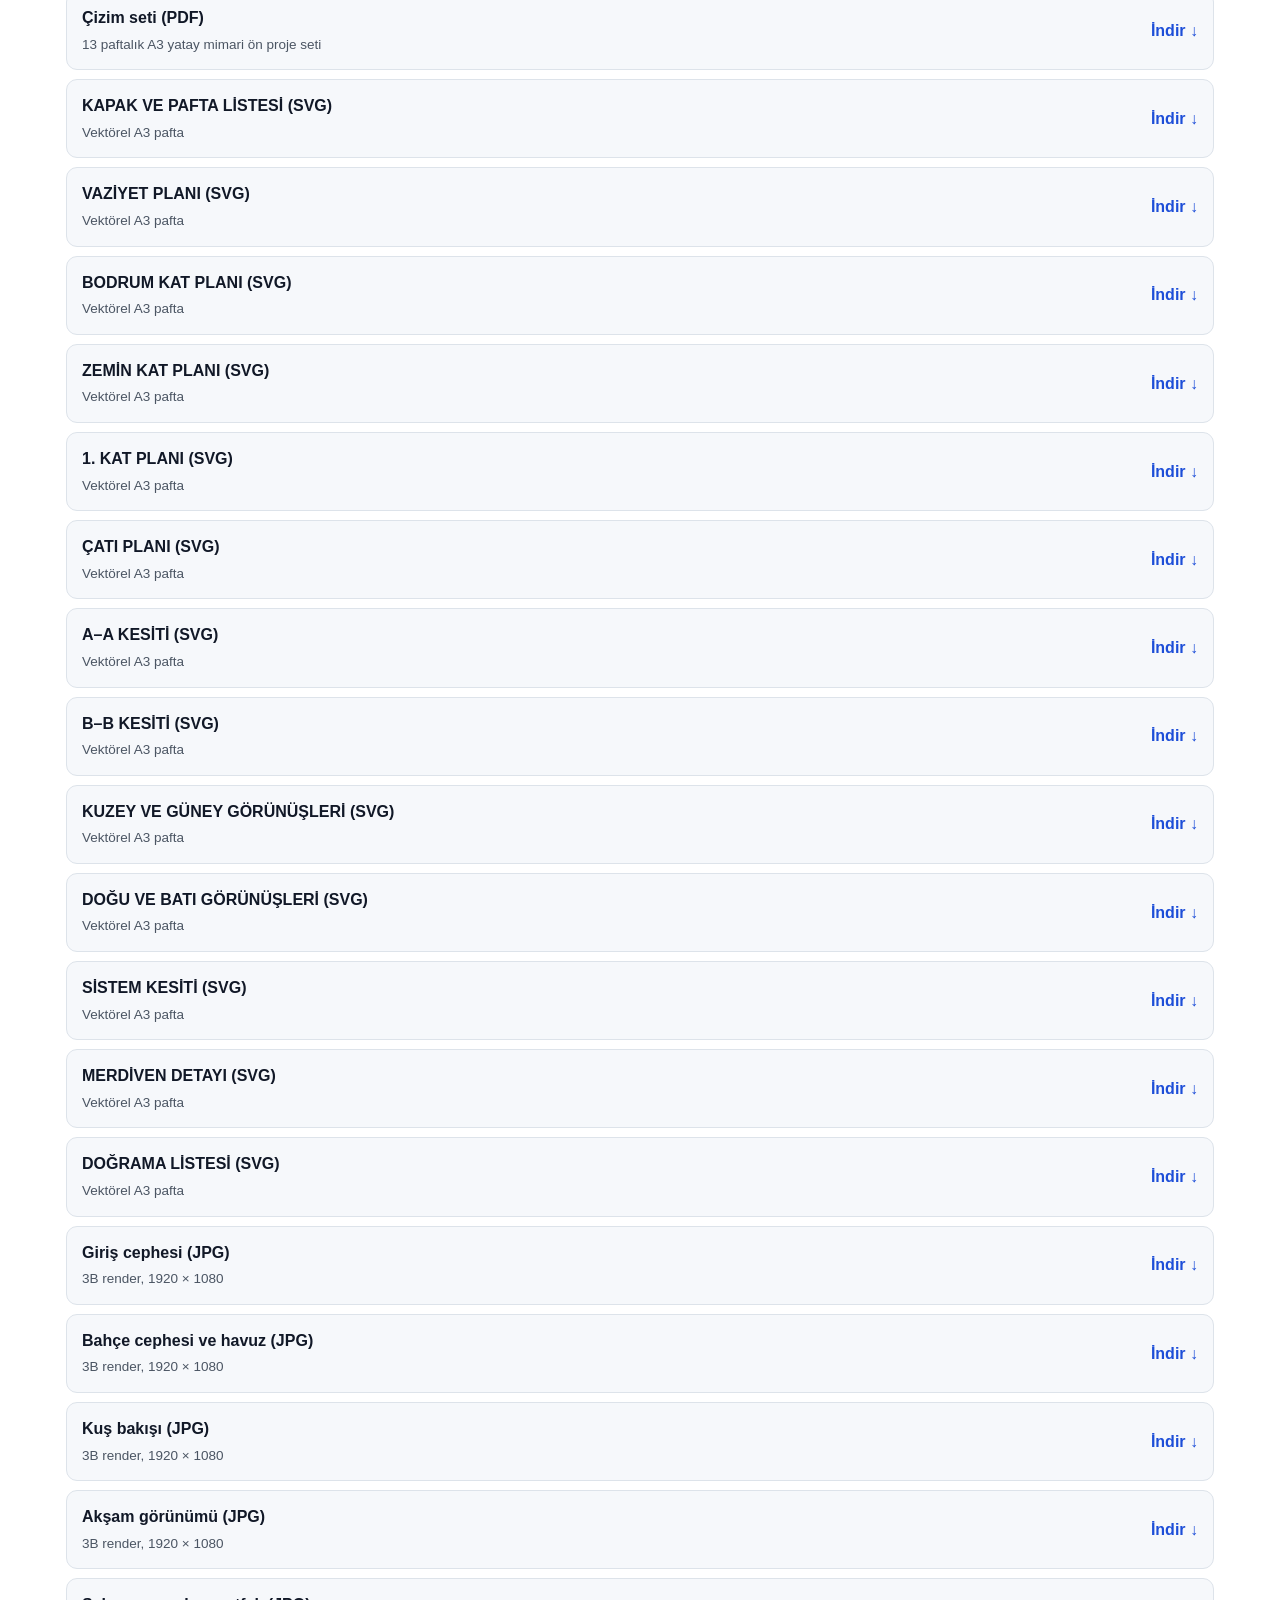
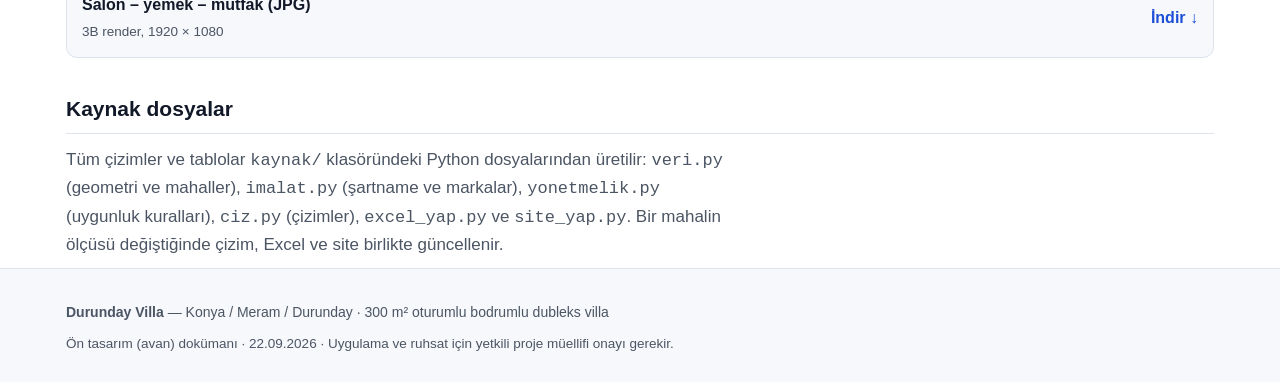
<file: docs/dosyalar.html>
<!DOCTYPE html>
<html lang="tr"><head>
<meta charset="utf-8">
<meta name="viewport" content="width=device-width, initial-scale=1">
<title>Dosyalar — Durunday Villa</title>
<meta name="description" content="Excel, PDF, SVG ve DWG/DXF çizim dosyaları.">
<link rel="stylesheet" href="varlik/stil.css">
<link rel="icon" href="data:image/svg+xml,<svg xmlns='http://www.w3.org/2000/svg' viewBox='0 0 100 100'><text y='.9em' font-size='90'>🏠</text></svg>">
</head><body>
<header class="ust">
  <div class="sarmal ust-ic">
    <a class="marka" href="index.html"><span class="nokta"></span> Durunday Villa</a>
    <nav><a href="index.html">Proje</a>
<a href="cizimler.html">Çizimler</a>
<a href="render.html">Görseller</a>
<a href="mahal-listesi.html">Mahal Listesi</a>
<a href="imalat.html">İmalat ve Markalar</a>
<a href="yonetmelik.html">Yönetmelik Uygunluk</a>
<a href="kontrol.html">Tasarım Kontrolü</a>
<a href="dosyalar.html" class="aktif">Dosyalar</a></nav>
    <button class="tema" onclick="temaDegistir()" title="Açık / koyu tema">◐</button>
  </div>
</header>
<main class="sarmal">
<h1>Dosyalar</h1>
<p class="giris">Tasarım ve doküman dosyalarının tamamı. Çizimler vektörel (SVG) olduğundan kalite kaybı olmadan büyütülebilir.</p>
<h2 id="cad">CAD dosyaları (DWG / DXF)</h2>
<p class="giris">Çizim setinin AutoCAD dosyaları. Model alanı <strong>1:1 gerçek ölçü, birim cm</strong>; her pafta A3 layout’ta, antet ve ölçekli viewport’larla. Katmanlar Çevre ve Şehircilik Bakanlığı <em>CADD Usul ve Esasları</em> mimari şemasına göre ayrılmıştır (ör. <code>M-TASI-BETONARME</code> kolon/perde, <code>M-DUVA-GAZBETON</code> duvar, <code>M-PNKS-ALUMINYUM</code> pencere; taramalar <code>-T</code> katmanlarında). Ölçüler ve taramalar düzenlenebilir AutoCAD nesneleridir.</p>
<ul class="liste"><li><span><span class="ad">Tüm CAD seti (ZIP)</span><br><span class="kucuk">13 pafta DWG + DXF, tümü tek dosyada, katman listesi ve açıklama notu · 1.0 MB</span></span><a href="dosyalar/durunday-villa-cad.zip" download>İndir ↓</a></li>
<li><span><span class="ad">Tüm paftalar tek dosyada</span><br><span class="kucuk">13 layout, AutoCAD 2018</span></span><a href="dosyalar/cad/dwg/DV-TUM-PAFTALAR.dwg" download>DWG ↓</a><a href="dosyalar/cad/dxf/DV-TUM-PAFTALAR.dxf" download style="margin-left:14px">DXF ↓</a></li>
<li><span><span class="ad">Katman listesi (CSV)</span><br><span class="kucuk">Katman adı, renk, çizgi tipi, kalınlık, içerik ve dayanak — Excel ile açılır</span></span><a href="dosyalar/cad/KATMAN-LISTESI.csv" download>İndir ↓</a></li>
<li><span><span class="ad">Mimar için not</span><br><span class="kucuk">Çizim düzeni, birimler, katman şeması, bilinen sınırlar</span></span><a href="cad-okubeni.html" target="_blank" rel="noopener">Aç ↗</a></li></ul>
<div class="kaydir"><table><thead><tr><th>Pafta</th><th>Ad</th><th>DWG</th><th>DXF</th></tr></thead><tbody>
<tr><td>A-00</td><td>KAPAK VE PAFTA LİSTESİ</td><td><a href="dosyalar/cad/dwg/DV-A-00-kapak.dwg" download>DWG ↓</a></td><td><a href="dosyalar/cad/dxf/DV-A-00-kapak.dxf" download>DXF ↓</a></td></tr>
<tr><td>A-01</td><td>VAZİYET PLANI</td><td><a href="dosyalar/cad/dwg/DV-A-01-vaziyet-plani.dwg" download>DWG ↓</a></td><td><a href="dosyalar/cad/dxf/DV-A-01-vaziyet-plani.dxf" download>DXF ↓</a></td></tr>
<tr><td>A-02</td><td>BODRUM KAT PLANI</td><td><a href="dosyalar/cad/dwg/DV-A-02-bodrum-kat.dwg" download>DWG ↓</a></td><td><a href="dosyalar/cad/dxf/DV-A-02-bodrum-kat.dxf" download>DXF ↓</a></td></tr>
<tr><td>A-03</td><td>ZEMİN KAT PLANI</td><td><a href="dosyalar/cad/dwg/DV-A-03-zemin-kat.dwg" download>DWG ↓</a></td><td><a href="dosyalar/cad/dxf/DV-A-03-zemin-kat.dxf" download>DXF ↓</a></td></tr>
<tr><td>A-04</td><td>1. KAT PLANI</td><td><a href="dosyalar/cad/dwg/DV-A-04-birinci-kat.dwg" download>DWG ↓</a></td><td><a href="dosyalar/cad/dxf/DV-A-04-birinci-kat.dxf" download>DXF ↓</a></td></tr>
<tr><td>A-05</td><td>ÇATI PLANI</td><td><a href="dosyalar/cad/dwg/DV-A-05-cati-plani.dwg" download>DWG ↓</a></td><td><a href="dosyalar/cad/dxf/DV-A-05-cati-plani.dxf" download>DXF ↓</a></td></tr>
<tr><td>A-06</td><td>A–A KESİTİ</td><td><a href="dosyalar/cad/dwg/DV-A-06-kesit-aa.dwg" download>DWG ↓</a></td><td><a href="dosyalar/cad/dxf/DV-A-06-kesit-aa.dxf" download>DXF ↓</a></td></tr>
<tr><td>A-07</td><td>B–B KESİTİ</td><td><a href="dosyalar/cad/dwg/DV-A-07-kesit-bb.dwg" download>DWG ↓</a></td><td><a href="dosyalar/cad/dxf/DV-A-07-kesit-bb.dxf" download>DXF ↓</a></td></tr>
<tr><td>A-08</td><td>KUZEY VE GÜNEY GÖRÜNÜŞLERİ</td><td><a href="dosyalar/cad/dwg/DV-A-08-gorunus-kg.dwg" download>DWG ↓</a></td><td><a href="dosyalar/cad/dxf/DV-A-08-gorunus-kg.dxf" download>DXF ↓</a></td></tr>
<tr><td>A-09</td><td>DOĞU VE BATI GÖRÜNÜŞLERİ</td><td><a href="dosyalar/cad/dwg/DV-A-09-gorunus-db.dwg" download>DWG ↓</a></td><td><a href="dosyalar/cad/dxf/DV-A-09-gorunus-db.dxf" download>DXF ↓</a></td></tr>
<tr><td>A-10</td><td>SİSTEM KESİTİ</td><td><a href="dosyalar/cad/dwg/DV-A-10-sistem-kesiti.dwg" download>DWG ↓</a></td><td><a href="dosyalar/cad/dxf/DV-A-10-sistem-kesiti.dxf" download>DXF ↓</a></td></tr>
<tr><td>A-11</td><td>MERDİVEN DETAYI</td><td><a href="dosyalar/cad/dwg/DV-A-11-merdiven.dwg" download>DWG ↓</a></td><td><a href="dosyalar/cad/dxf/DV-A-11-merdiven.dxf" download>DXF ↓</a></td></tr>
<tr><td>A-12</td><td>DOĞRAMA LİSTESİ</td><td><a href="dosyalar/cad/dwg/DV-A-12-dograma.dwg" download>DWG ↓</a></td><td><a href="dosyalar/cad/dxf/DV-A-12-dograma.dxf" download>DXF ↓</a></td></tr>
</tbody></table></div>
<h2>PDF, Excel, SVG ve görseller</h2>
<ul class="liste">
<li><span><span class="ad">Mahal listesi (Excel)</span><br><span class="kucuk">6 sekme: künye, mahal programı, mahal listesi, imalat + markalar, yönetmelik kontrolü, tasarım kontrolü</span></span><a href="dosyalar/durunday-villa-mahal-listesi.xlsx" download>İndir ↓</a></li>
<li><span><span class="ad">Mahal listesi (PDF)</span><br><span class="kucuk">Excel’in baskıya hazır PDF çıktısı</span></span><a href="dosyalar/durunday-villa-mahal-listesi.pdf" download>İndir ↓</a></li>
<li><span><span class="ad">Çizim seti (PDF)</span><br><span class="kucuk">13 paftalık A3 yatay mimari ön proje seti</span></span><a href="dosyalar/durunday-villa-cizimler.pdf" download>İndir ↓</a></li>
<li><span><span class="ad">KAPAK VE PAFTA LİSTESİ (SVG)</span><br><span class="kucuk">Vektörel A3 pafta</span></span><a href="varlik/00-kapak.svg" download>İndir ↓</a></li>
<li><span><span class="ad">VAZİYET PLANI (SVG)</span><br><span class="kucuk">Vektörel A3 pafta</span></span><a href="varlik/01-vaziyet-plani.svg" download>İndir ↓</a></li>
<li><span><span class="ad">BODRUM KAT PLANI (SVG)</span><br><span class="kucuk">Vektörel A3 pafta</span></span><a href="varlik/02-bodrum-kat.svg" download>İndir ↓</a></li>
<li><span><span class="ad">ZEMİN KAT PLANI (SVG)</span><br><span class="kucuk">Vektörel A3 pafta</span></span><a href="varlik/03-zemin-kat.svg" download>İndir ↓</a></li>
<li><span><span class="ad">1. KAT PLANI (SVG)</span><br><span class="kucuk">Vektörel A3 pafta</span></span><a href="varlik/04-birinci-kat.svg" download>İndir ↓</a></li>
<li><span><span class="ad">ÇATI PLANI (SVG)</span><br><span class="kucuk">Vektörel A3 pafta</span></span><a href="varlik/05-cati-plani.svg" download>İndir ↓</a></li>
<li><span><span class="ad">A–A KESİTİ (SVG)</span><br><span class="kucuk">Vektörel A3 pafta</span></span><a href="varlik/06-kesit-aa.svg" download>İndir ↓</a></li>
<li><span><span class="ad">B–B KESİTİ (SVG)</span><br><span class="kucuk">Vektörel A3 pafta</span></span><a href="varlik/07-kesit-bb.svg" download>İndir ↓</a></li>
<li><span><span class="ad">KUZEY VE GÜNEY GÖRÜNÜŞLERİ (SVG)</span><br><span class="kucuk">Vektörel A3 pafta</span></span><a href="varlik/08-gorunus-kg.svg" download>İndir ↓</a></li>
<li><span><span class="ad">DOĞU VE BATI GÖRÜNÜŞLERİ (SVG)</span><br><span class="kucuk">Vektörel A3 pafta</span></span><a href="varlik/09-gorunus-db.svg" download>İndir ↓</a></li>
<li><span><span class="ad">SİSTEM KESİTİ (SVG)</span><br><span class="kucuk">Vektörel A3 pafta</span></span><a href="varlik/10-sistem-kesiti.svg" download>İndir ↓</a></li>
<li><span><span class="ad">MERDİVEN DETAYI (SVG)</span><br><span class="kucuk">Vektörel A3 pafta</span></span><a href="varlik/11-merdiven.svg" download>İndir ↓</a></li>
<li><span><span class="ad">DOĞRAMA LİSTESİ (SVG)</span><br><span class="kucuk">Vektörel A3 pafta</span></span><a href="varlik/12-dograma.svg" download>İndir ↓</a></li>
<li><span><span class="ad">Giriş cephesi (JPG)</span><br><span class="kucuk">3B render, 1920 × 1080</span></span><a href="varlik/render/giris.jpg" download>İndir ↓</a></li>
<li><span><span class="ad">Bahçe cephesi ve havuz (JPG)</span><br><span class="kucuk">3B render, 1920 × 1080</span></span><a href="varlik/render/bahce.jpg" download>İndir ↓</a></li>
<li><span><span class="ad">Kuş bakışı (JPG)</span><br><span class="kucuk">3B render, 1920 × 1080</span></span><a href="varlik/render/kus.jpg" download>İndir ↓</a></li>
<li><span><span class="ad">Akşam görünümü (JPG)</span><br><span class="kucuk">3B render, 1920 × 1080</span></span><a href="varlik/render/aksam.jpg" download>İndir ↓</a></li>
<li><span><span class="ad">Salon – yemek – mutfak (JPG)</span><br><span class="kucuk">3B render, 1920 × 1080</span></span><a href="varlik/render/salon.jpg" download>İndir ↓</a></li>
</ul>
<h2>Kaynak dosyalar</h2><p class="giris">Tüm çizimler ve tablolar <code>kaynak/</code> klasöründeki Python dosyalarından üretilir: <code>veri.py</code> (geometri ve mahaller), <code>imalat.py</code> (şartname ve markalar), <code>yonetmelik.py</code> (uygunluk kuralları), <code>ciz.py</code> (çizimler), <code>excel_yap.py</code> ve <code>site_yap.py</code>. Bir mahalin ölçüsü değiştiğinde çizim, Excel ve site birlikte güncellenir.</p>
</main>
<footer class="alt"><div class="sarmal">
  <p><strong>Durunday Villa</strong> — Konya / Meram / Durunday · 300 m² oturumlu bodrumlu dubleks villa</p>
  <p class="kucuk">Ön tasarım (avan) dokümanı · 22.09.2026 · Uygulama ve ruhsat için yetkili proje müellifi onayı gerekir.</p>
</div></footer>
<script>
function temaDegistir(){const k=document.documentElement;const y=k.getAttribute('data-tema')==='koyu'?'acik':'koyu';
 k.setAttribute('data-tema',y);try{localStorage.setItem('tema',y)}catch(e){}}
(function(){try{const t=localStorage.getItem('tema');if(t)document.documentElement.setAttribute('data-tema',t)}catch(e){}})();
function tabloAra(girdi, tabloId){const s=girdi.value.toLocaleLowerCase('tr');
 document.querySelectorAll('#'+tabloId+' tbody tr').forEach(function(tr){
   tr.style.display = tr.textContent.toLocaleLowerCase('tr').indexOf(s)>-1 ? '' : 'none';});}
function katFiltre(btn, kat, tabloId){
 document.querySelectorAll('#'+tabloId+'-sekme .cip').forEach(b=>b.classList.remove('secili'));
 btn.classList.add('secili');
 document.querySelectorAll('#'+tabloId+' tbody tr').forEach(function(tr){
   tr.style.display = (kat==='*'||tr.dataset.kat===kat) ? '' : 'none';});}
</script>
</body></html>
</file>
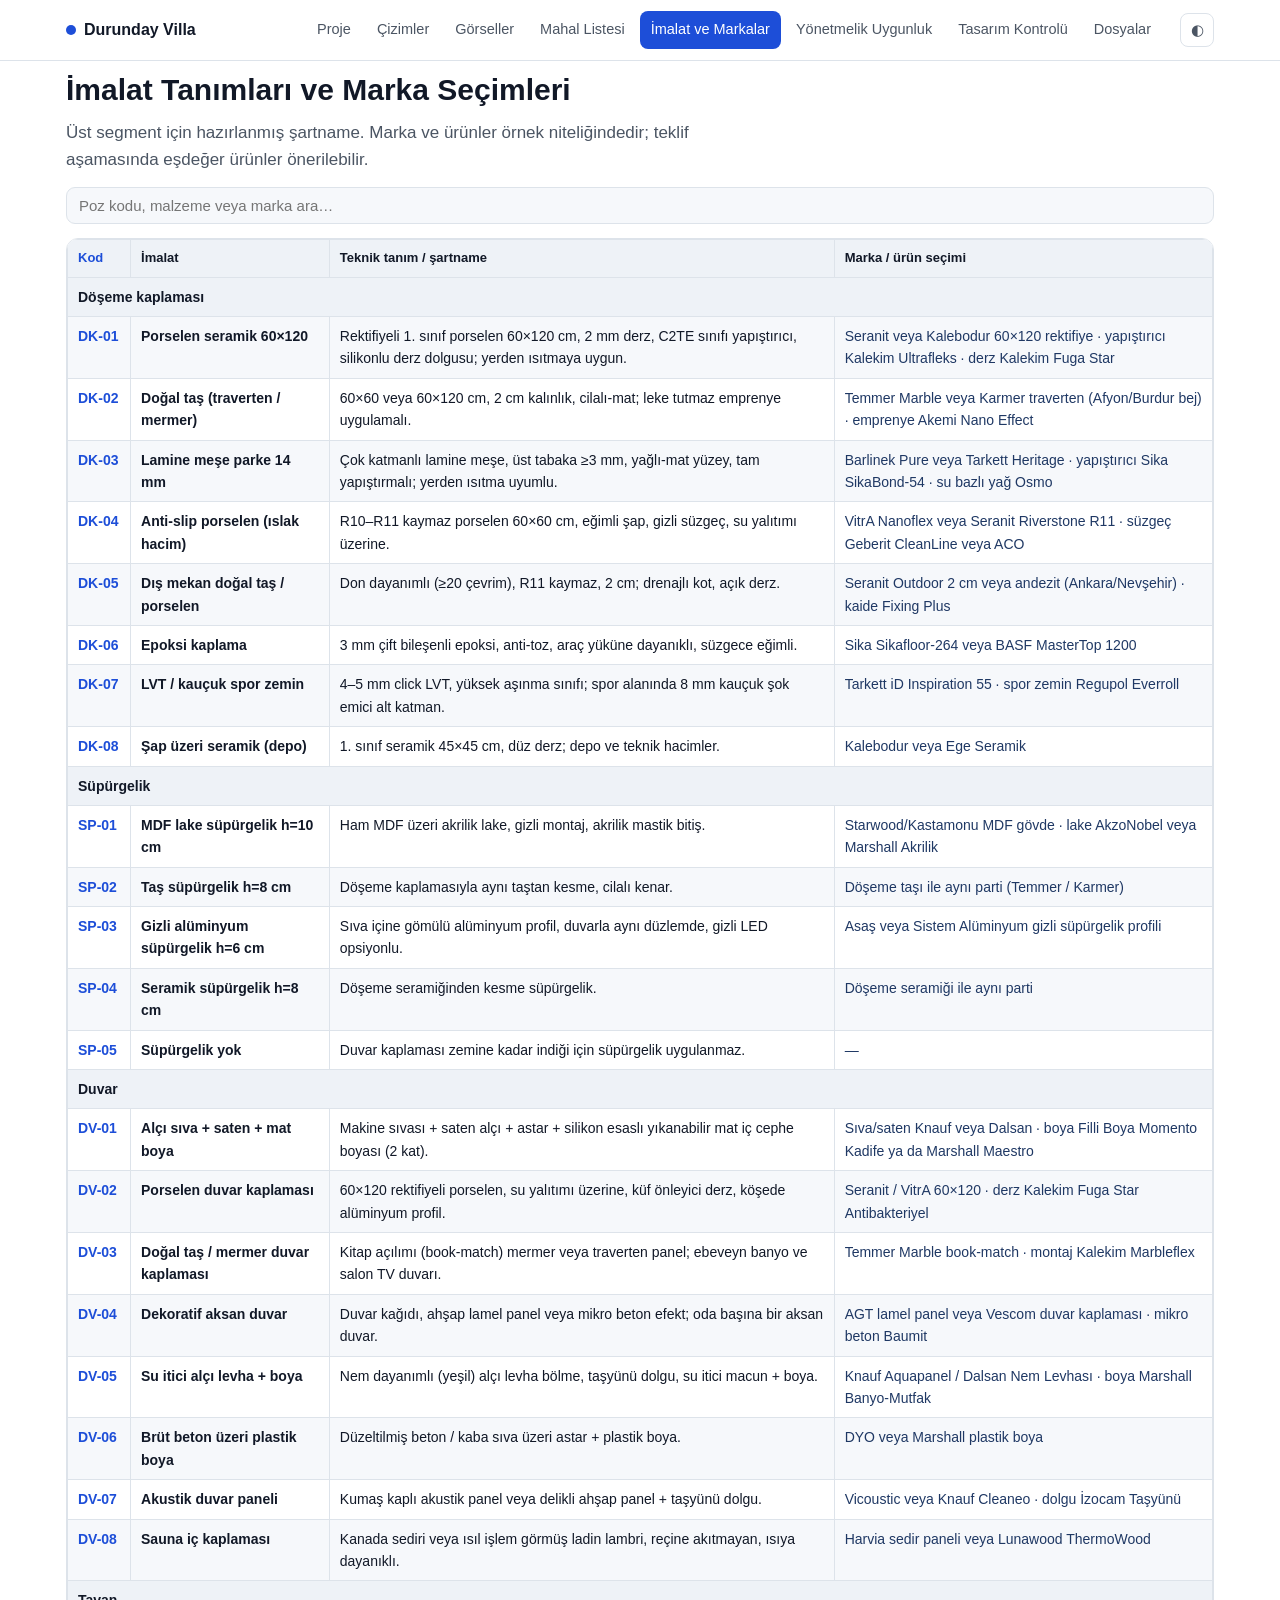
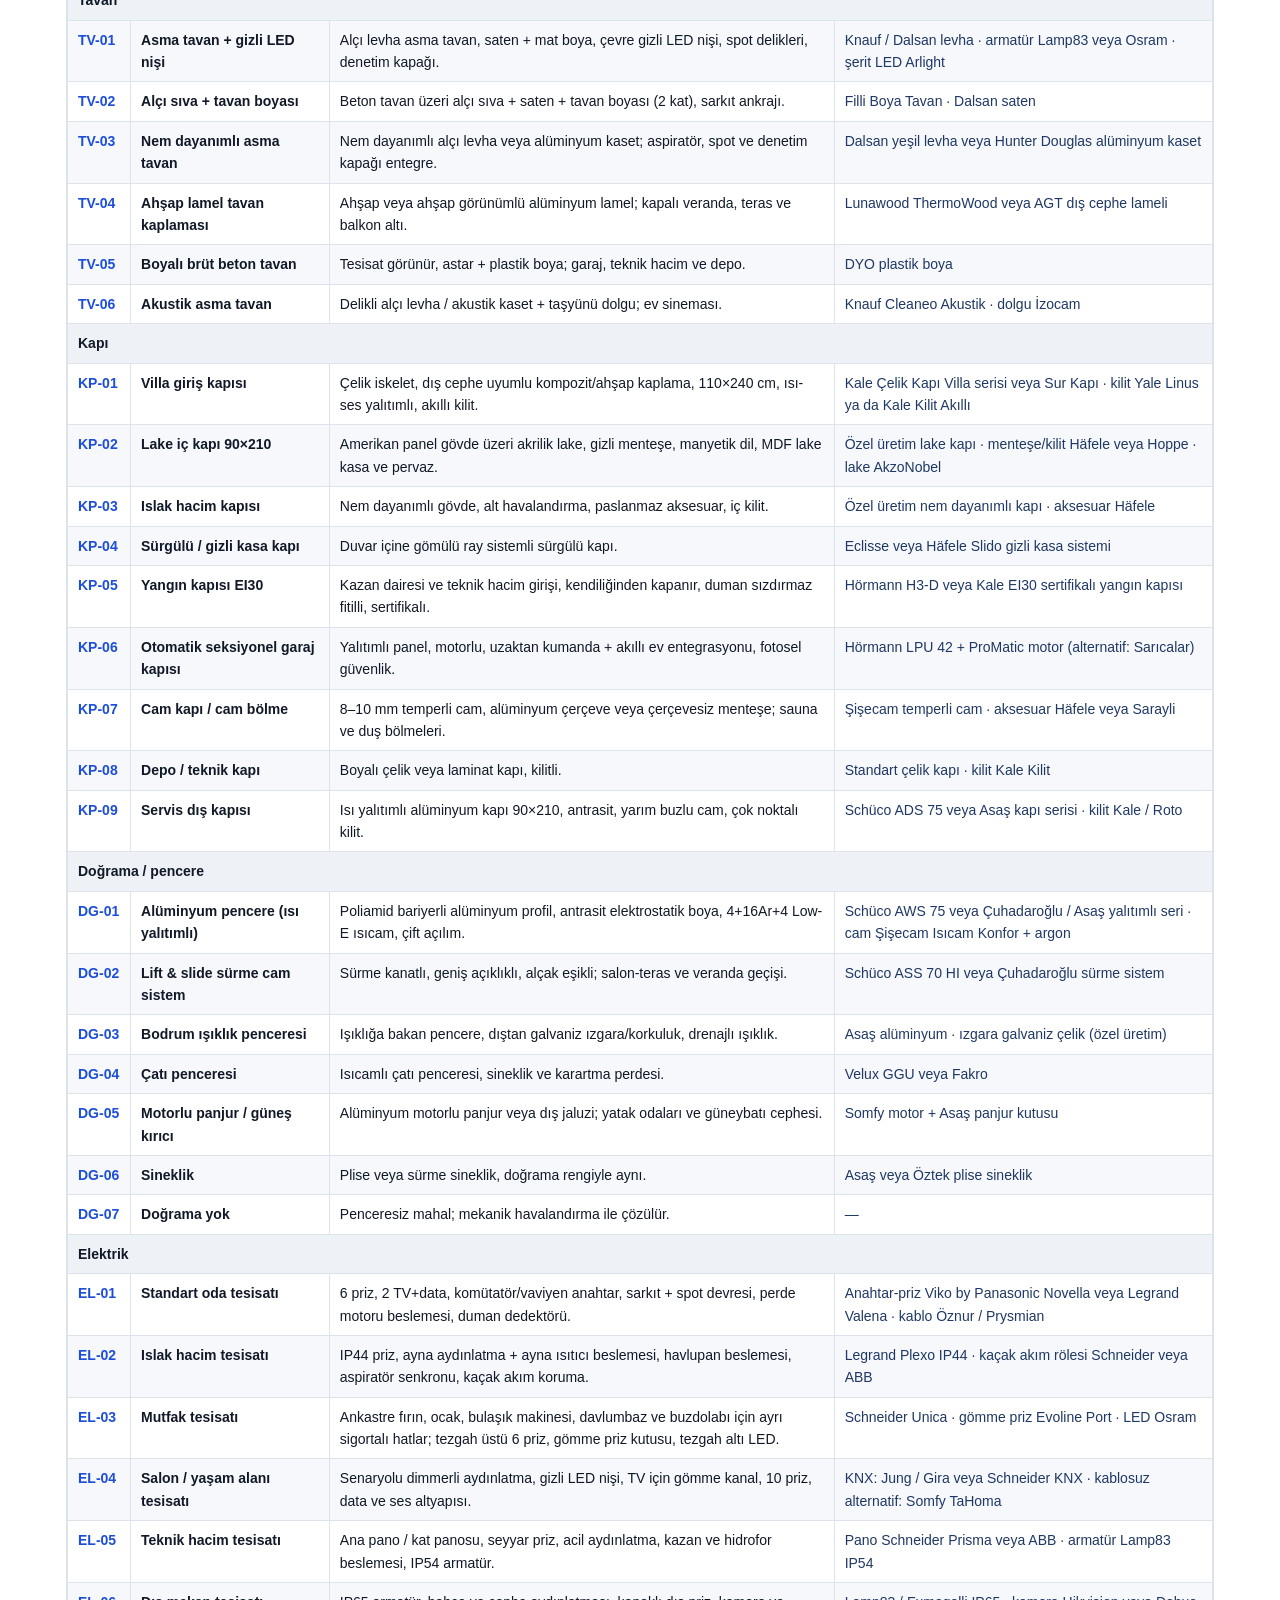
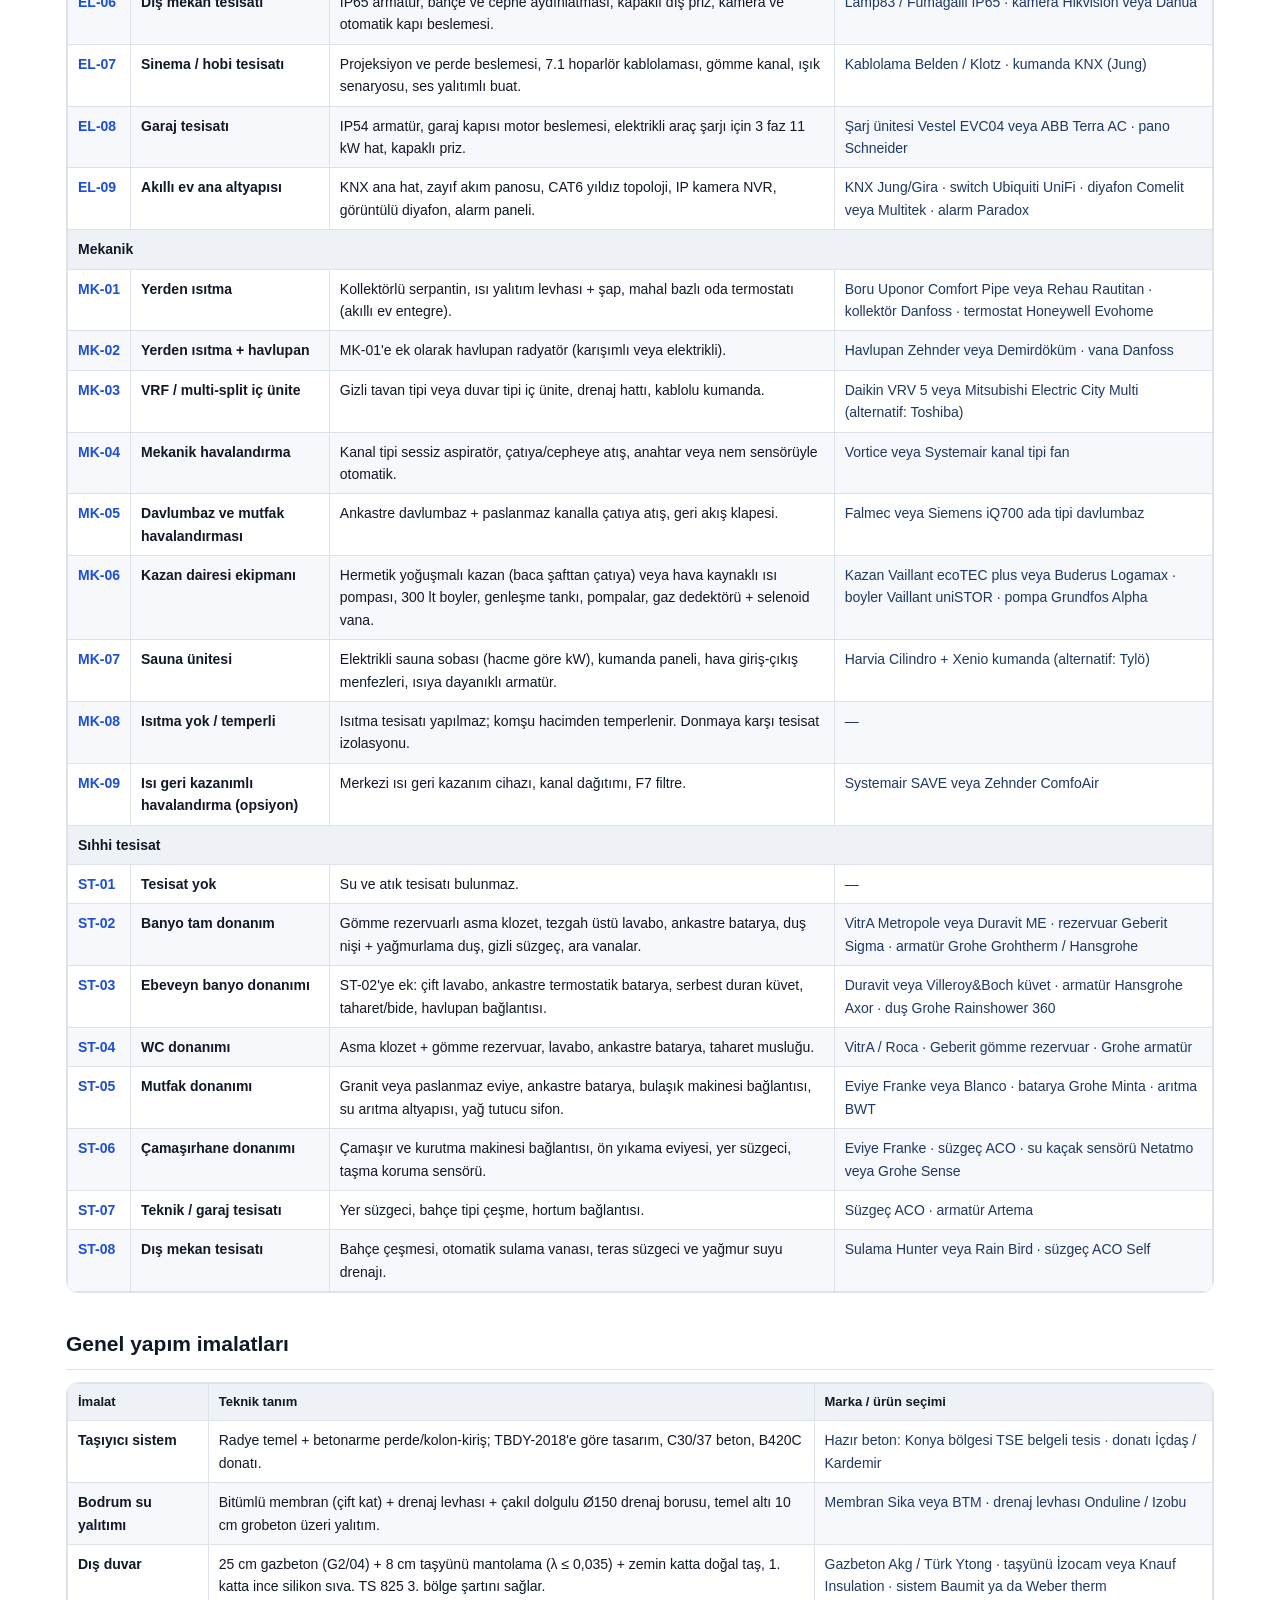
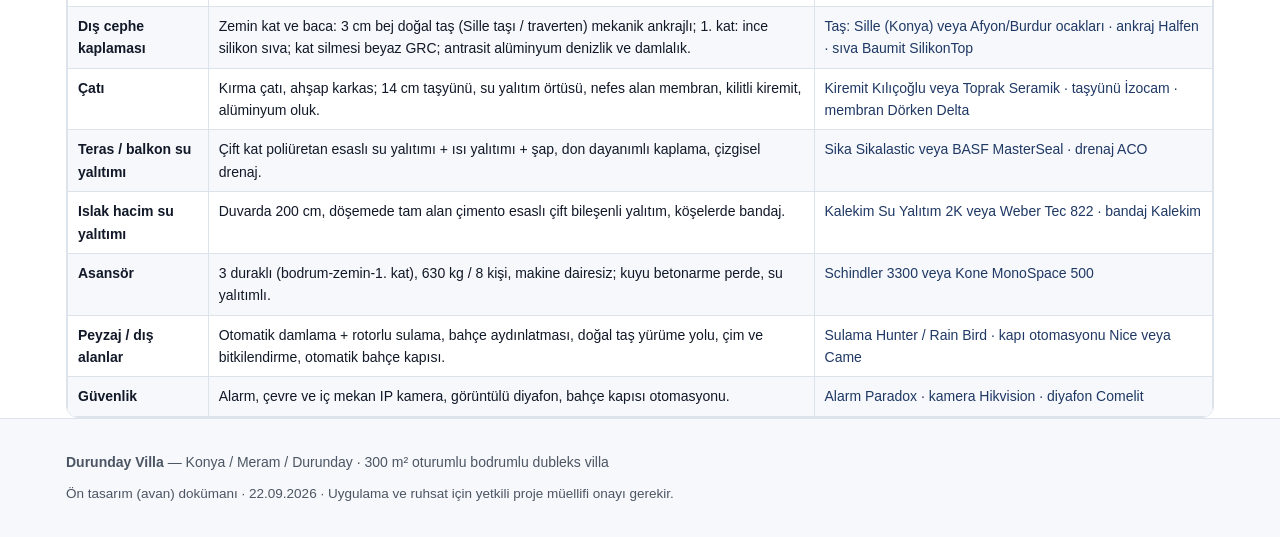
<file: docs/imalat.html>
<!DOCTYPE html>
<html lang="tr"><head>
<meta charset="utf-8">
<meta name="viewport" content="width=device-width, initial-scale=1">
<title>İmalat ve Markalar — Durunday Villa</title>
<meta name="description" content="Poz bazında teknik şartname ve üst segment marka seçimleri.">
<link rel="stylesheet" href="varlik/stil.css">
<link rel="icon" href="data:image/svg+xml,<svg xmlns='http://www.w3.org/2000/svg' viewBox='0 0 100 100'><text y='.9em' font-size='90'>🏠</text></svg>">
</head><body>
<header class="ust">
  <div class="sarmal ust-ic">
    <a class="marka" href="index.html"><span class="nokta"></span> Durunday Villa</a>
    <nav><a href="index.html">Proje</a>
<a href="cizimler.html">Çizimler</a>
<a href="render.html">Görseller</a>
<a href="mahal-listesi.html">Mahal Listesi</a>
<a href="imalat.html" class="aktif">İmalat ve Markalar</a>
<a href="yonetmelik.html">Yönetmelik Uygunluk</a>
<a href="kontrol.html">Tasarım Kontrolü</a>
<a href="dosyalar.html">Dosyalar</a></nav>
    <button class="tema" onclick="temaDegistir()" title="Açık / koyu tema">◐</button>
  </div>
</header>
<main class="sarmal">
<h1>İmalat Tanımları ve Marka Seçimleri</h1>
<p class="giris">Üst segment için hazırlanmış şartname. Marka ve ürünler örnek niteliğindedir; teklif aşamasında eşdeğer ürünler önerilebilir.</p>
<div class="araclar"><input type="search" placeholder="Poz kodu, malzeme veya marka ara…" oninput="tabloAra(this,'poz')"></div>
<div class="kaydir"><table id="poz"><thead><tr><th class="kod">Kod</th><th>İmalat</th><th>Teknik tanım / şartname</th><th>Marka / ürün seçimi</th></tr></thead><tbody>
<tr style="background:var(--ze3)"><td colspan="4"><strong>Döşeme kaplaması</strong></td></tr>
<tr><td class="kod">DK-01</td><td><strong>Porselen seramik 60×120</strong></td><td>Rektifiyeli 1. sınıf porselen 60×120 cm, 2 mm derz, C2TE sınıfı yapıştırıcı, silikonlu derz dolgusu; yerden ısıtmaya uygun.</td><td class="marka-hucre">Seranit veya Kalebodur 60×120 rektifiye · yapıştırıcı Kalekim Ultrafleks · derz Kalekim Fuga Star</td></tr>
<tr><td class="kod">DK-02</td><td><strong>Doğal taş (traverten / mermer)</strong></td><td>60×60 veya 60×120 cm, 2 cm kalınlık, cilalı-mat; leke tutmaz emprenye uygulamalı.</td><td class="marka-hucre">Temmer Marble veya Karmer traverten (Afyon/Burdur bej) · emprenye Akemi Nano Effect</td></tr>
<tr><td class="kod">DK-03</td><td><strong>Lamine meşe parke 14 mm</strong></td><td>Çok katmanlı lamine meşe, üst tabaka ≥3 mm, yağlı-mat yüzey, tam yapıştırmalı; yerden ısıtma uyumlu.</td><td class="marka-hucre">Barlinek Pure veya Tarkett Heritage · yapıştırıcı Sika SikaBond-54 · su bazlı yağ Osmo</td></tr>
<tr><td class="kod">DK-04</td><td><strong>Anti-slip porselen (ıslak hacim)</strong></td><td>R10–R11 kaymaz porselen 60×60 cm, eğimli şap, gizli süzgeç, su yalıtımı üzerine.</td><td class="marka-hucre">VitrA Nanoflex veya Seranit Riverstone R11 · süzgeç Geberit CleanLine veya ACO</td></tr>
<tr><td class="kod">DK-05</td><td><strong>Dış mekan doğal taş / porselen</strong></td><td>Don dayanımlı (≥20 çevrim), R11 kaymaz, 2 cm; drenajlı kot, açık derz.</td><td class="marka-hucre">Seranit Outdoor 2 cm veya andezit (Ankara/Nevşehir) · kaide Fixing Plus</td></tr>
<tr><td class="kod">DK-06</td><td><strong>Epoksi kaplama</strong></td><td>3 mm çift bileşenli epoksi, anti-toz, araç yüküne dayanıklı, süzgece eğimli.</td><td class="marka-hucre">Sika Sikafloor-264 veya BASF MasterTop 1200</td></tr>
<tr><td class="kod">DK-07</td><td><strong>LVT / kauçuk spor zemin</strong></td><td>4–5 mm click LVT, yüksek aşınma sınıfı; spor alanında 8 mm kauçuk şok emici alt katman.</td><td class="marka-hucre">Tarkett iD Inspiration 55 · spor zemin Regupol Everroll</td></tr>
<tr><td class="kod">DK-08</td><td><strong>Şap üzeri seramik (depo)</strong></td><td>1. sınıf seramik 45×45 cm, düz derz; depo ve teknik hacimler.</td><td class="marka-hucre">Kalebodur veya Ege Seramik</td></tr>
<tr style="background:var(--ze3)"><td colspan="4"><strong>Süpürgelik</strong></td></tr>
<tr><td class="kod">SP-01</td><td><strong>MDF lake süpürgelik h=10 cm</strong></td><td>Ham MDF üzeri akrilik lake, gizli montaj, akrilik mastik bitiş.</td><td class="marka-hucre">Starwood/Kastamonu MDF gövde · lake AkzoNobel veya Marshall Akrilik</td></tr>
<tr><td class="kod">SP-02</td><td><strong>Taş süpürgelik h=8 cm</strong></td><td>Döşeme kaplamasıyla aynı taştan kesme, cilalı kenar.</td><td class="marka-hucre">Döşeme taşı ile aynı parti (Temmer / Karmer)</td></tr>
<tr><td class="kod">SP-03</td><td><strong>Gizli alüminyum süpürgelik h=6 cm</strong></td><td>Sıva içine gömülü alüminyum profil, duvarla aynı düzlemde, gizli LED opsiyonlu.</td><td class="marka-hucre">Asaş veya Sistem Alüminyum gizli süpürgelik profili</td></tr>
<tr><td class="kod">SP-04</td><td><strong>Seramik süpürgelik h=8 cm</strong></td><td>Döşeme seramiğinden kesme süpürgelik.</td><td class="marka-hucre">Döşeme seramiği ile aynı parti</td></tr>
<tr><td class="kod">SP-05</td><td><strong>Süpürgelik yok</strong></td><td>Duvar kaplaması zemine kadar indiği için süpürgelik uygulanmaz.</td><td class="marka-hucre">—</td></tr>
<tr style="background:var(--ze3)"><td colspan="4"><strong>Duvar</strong></td></tr>
<tr><td class="kod">DV-01</td><td><strong>Alçı sıva + saten + mat boya</strong></td><td>Makine sıvası + saten alçı + astar + silikon esaslı yıkanabilir mat iç cephe boyası (2 kat).</td><td class="marka-hucre">Sıva/saten Knauf veya Dalsan · boya Filli Boya Momento Kadife ya da Marshall Maestro</td></tr>
<tr><td class="kod">DV-02</td><td><strong>Porselen duvar kaplaması</strong></td><td>60×120 rektifiyeli porselen, su yalıtımı üzerine, küf önleyici derz, köşede alüminyum profil.</td><td class="marka-hucre">Seranit / VitrA 60×120 · derz Kalekim Fuga Star Antibakteriyel</td></tr>
<tr><td class="kod">DV-03</td><td><strong>Doğal taş / mermer duvar kaplaması</strong></td><td>Kitap açılımı (book-match) mermer veya traverten panel; ebeveyn banyo ve salon TV duvarı.</td><td class="marka-hucre">Temmer Marble book-match · montaj Kalekim Marbleflex</td></tr>
<tr><td class="kod">DV-04</td><td><strong>Dekoratif aksan duvar</strong></td><td>Duvar kağıdı, ahşap lamel panel veya mikro beton efekt; oda başına bir aksan duvar.</td><td class="marka-hucre">AGT lamel panel veya Vescom duvar kaplaması · mikro beton Baumit</td></tr>
<tr><td class="kod">DV-05</td><td><strong>Su itici alçı levha + boya</strong></td><td>Nem dayanımlı (yeşil) alçı levha bölme, taşyünü dolgu, su itici macun + boya.</td><td class="marka-hucre">Knauf Aquapanel / Dalsan Nem Levhası · boya Marshall Banyo-Mutfak</td></tr>
<tr><td class="kod">DV-06</td><td><strong>Brüt beton üzeri plastik boya</strong></td><td>Düzeltilmiş beton / kaba sıva üzeri astar + plastik boya.</td><td class="marka-hucre">DYO veya Marshall plastik boya</td></tr>
<tr><td class="kod">DV-07</td><td><strong>Akustik duvar paneli</strong></td><td>Kumaş kaplı akustik panel veya delikli ahşap panel + taşyünü dolgu.</td><td class="marka-hucre">Vicoustic veya Knauf Cleaneo · dolgu İzocam Taşyünü</td></tr>
<tr><td class="kod">DV-08</td><td><strong>Sauna iç kaplaması</strong></td><td>Kanada sediri veya ısıl işlem görmüş ladin lambri, reçine akıtmayan, ısıya dayanıklı.</td><td class="marka-hucre">Harvia sedir paneli veya Lunawood ThermoWood</td></tr>
<tr style="background:var(--ze3)"><td colspan="4"><strong>Tavan</strong></td></tr>
<tr><td class="kod">TV-01</td><td><strong>Asma tavan + gizli LED nişi</strong></td><td>Alçı levha asma tavan, saten + mat boya, çevre gizli LED nişi, spot delikleri, denetim kapağı.</td><td class="marka-hucre">Knauf / Dalsan levha · armatür Lamp83 veya Osram · şerit LED Arlight</td></tr>
<tr><td class="kod">TV-02</td><td><strong>Alçı sıva + tavan boyası</strong></td><td>Beton tavan üzeri alçı sıva + saten + tavan boyası (2 kat), sarkıt ankrajı.</td><td class="marka-hucre">Filli Boya Tavan · Dalsan saten</td></tr>
<tr><td class="kod">TV-03</td><td><strong>Nem dayanımlı asma tavan</strong></td><td>Nem dayanımlı alçı levha veya alüminyum kaset; aspiratör, spot ve denetim kapağı entegre.</td><td class="marka-hucre">Dalsan yeşil levha veya Hunter Douglas alüminyum kaset</td></tr>
<tr><td class="kod">TV-04</td><td><strong>Ahşap lamel tavan kaplaması</strong></td><td>Ahşap veya ahşap görünümlü alüminyum lamel; kapalı veranda, teras ve balkon altı.</td><td class="marka-hucre">Lunawood ThermoWood veya AGT dış cephe lameli</td></tr>
<tr><td class="kod">TV-05</td><td><strong>Boyalı brüt beton tavan</strong></td><td>Tesisat görünür, astar + plastik boya; garaj, teknik hacim ve depo.</td><td class="marka-hucre">DYO plastik boya</td></tr>
<tr><td class="kod">TV-06</td><td><strong>Akustik asma tavan</strong></td><td>Delikli alçı levha / akustik kaset + taşyünü dolgu; ev sineması.</td><td class="marka-hucre">Knauf Cleaneo Akustik · dolgu İzocam</td></tr>
<tr style="background:var(--ze3)"><td colspan="4"><strong>Kapı</strong></td></tr>
<tr><td class="kod">KP-01</td><td><strong>Villa giriş kapısı</strong></td><td>Çelik iskelet, dış cephe uyumlu kompozit/ahşap kaplama, 110×240 cm, ısı-ses yalıtımlı, akıllı kilit.</td><td class="marka-hucre">Kale Çelik Kapı Villa serisi veya Sur Kapı · kilit Yale Linus ya da Kale Kilit Akıllı</td></tr>
<tr><td class="kod">KP-02</td><td><strong>Lake iç kapı 90×210</strong></td><td>Amerikan panel gövde üzeri akrilik lake, gizli menteşe, manyetik dil, MDF lake kasa ve pervaz.</td><td class="marka-hucre">Özel üretim lake kapı · menteşe/kilit Häfele veya Hoppe · lake AkzoNobel</td></tr>
<tr><td class="kod">KP-03</td><td><strong>Islak hacim kapısı</strong></td><td>Nem dayanımlı gövde, alt havalandırma, paslanmaz aksesuar, iç kilit.</td><td class="marka-hucre">Özel üretim nem dayanımlı kapı · aksesuar Häfele</td></tr>
<tr><td class="kod">KP-04</td><td><strong>Sürgülü / gizli kasa kapı</strong></td><td>Duvar içine gömülü ray sistemli sürgülü kapı.</td><td class="marka-hucre">Eclisse veya Häfele Slido gizli kasa sistemi</td></tr>
<tr><td class="kod">KP-05</td><td><strong>Yangın kapısı EI30</strong></td><td>Kazan dairesi ve teknik hacim girişi, kendiliğinden kapanır, duman sızdırmaz fitilli, sertifikalı.</td><td class="marka-hucre">Hörmann H3-D veya Kale EI30 sertifikalı yangın kapısı</td></tr>
<tr><td class="kod">KP-06</td><td><strong>Otomatik seksiyonel garaj kapısı</strong></td><td>Yalıtımlı panel, motorlu, uzaktan kumanda + akıllı ev entegrasyonu, fotosel güvenlik.</td><td class="marka-hucre">Hörmann LPU 42 + ProMatic motor (alternatif: Sarıcalar)</td></tr>
<tr><td class="kod">KP-07</td><td><strong>Cam kapı / cam bölme</strong></td><td>8–10 mm temperli cam, alüminyum çerçeve veya çerçevesiz menteşe; sauna ve duş bölmeleri.</td><td class="marka-hucre">Şişecam temperli cam · aksesuar Häfele veya Sarayli</td></tr>
<tr><td class="kod">KP-08</td><td><strong>Depo / teknik kapı</strong></td><td>Boyalı çelik veya laminat kapı, kilitli.</td><td class="marka-hucre">Standart çelik kapı · kilit Kale Kilit</td></tr>
<tr><td class="kod">KP-09</td><td><strong>Servis dış kapısı</strong></td><td>Isı yalıtımlı alüminyum kapı 90×210, antrasit, yarım buzlu cam, çok noktalı kilit.</td><td class="marka-hucre">Schüco ADS 75 veya Asaş kapı serisi · kilit Kale / Roto</td></tr>
<tr style="background:var(--ze3)"><td colspan="4"><strong>Doğrama / pencere</strong></td></tr>
<tr><td class="kod">DG-01</td><td><strong>Alüminyum pencere (ısı yalıtımlı)</strong></td><td>Poliamid bariyerli alüminyum profil, antrasit elektrostatik boya, 4+16Ar+4 Low-E ısıcam, çift açılım.</td><td class="marka-hucre">Schüco AWS 75 veya Çuhadaroğlu / Asaş yalıtımlı seri · cam Şişecam Isıcam Konfor + argon</td></tr>
<tr><td class="kod">DG-02</td><td><strong>Lift &amp; slide sürme cam sistem</strong></td><td>Sürme kanatlı, geniş açıklıklı, alçak eşikli; salon-teras ve veranda geçişi.</td><td class="marka-hucre">Schüco ASS 70 HI veya Çuhadaroğlu sürme sistem</td></tr>
<tr><td class="kod">DG-03</td><td><strong>Bodrum ışıklık penceresi</strong></td><td>Işıklığa bakan pencere, dıştan galvaniz ızgara/korkuluk, drenajlı ışıklık.</td><td class="marka-hucre">Asaş alüminyum · ızgara galvaniz çelik (özel üretim)</td></tr>
<tr><td class="kod">DG-04</td><td><strong>Çatı penceresi</strong></td><td>Isıcamlı çatı penceresi, sineklik ve karartma perdesi.</td><td class="marka-hucre">Velux GGU veya Fakro</td></tr>
<tr><td class="kod">DG-05</td><td><strong>Motorlu panjur / güneş kırıcı</strong></td><td>Alüminyum motorlu panjur veya dış jaluzi; yatak odaları ve güneybatı cephesi.</td><td class="marka-hucre">Somfy motor + Asaş panjur kutusu</td></tr>
<tr><td class="kod">DG-06</td><td><strong>Sineklik</strong></td><td>Plise veya sürme sineklik, doğrama rengiyle aynı.</td><td class="marka-hucre">Asaş veya Öztek plise sineklik</td></tr>
<tr><td class="kod">DG-07</td><td><strong>Doğrama yok</strong></td><td>Penceresiz mahal; mekanik havalandırma ile çözülür.</td><td class="marka-hucre">—</td></tr>
<tr style="background:var(--ze3)"><td colspan="4"><strong>Elektrik</strong></td></tr>
<tr><td class="kod">EL-01</td><td><strong>Standart oda tesisatı</strong></td><td>6 priz, 2 TV+data, komütatör/vaviyen anahtar, sarkıt + spot devresi, perde motoru beslemesi, duman dedektörü.</td><td class="marka-hucre">Anahtar-priz Viko by Panasonic Novella veya Legrand Valena · kablo Öznur / Prysmian</td></tr>
<tr><td class="kod">EL-02</td><td><strong>Islak hacim tesisatı</strong></td><td>IP44 priz, ayna aydınlatma + ayna ısıtıcı beslemesi, havlupan beslemesi, aspiratör senkronu, kaçak akım koruma.</td><td class="marka-hucre">Legrand Plexo IP44 · kaçak akım rölesi Schneider veya ABB</td></tr>
<tr><td class="kod">EL-03</td><td><strong>Mutfak tesisatı</strong></td><td>Ankastre fırın, ocak, bulaşık makinesi, davlumbaz ve buzdolabı için ayrı sigortalı hatlar; tezgah üstü 6 priz, gömme priz kutusu, tezgah altı LED.</td><td class="marka-hucre">Schneider Unica · gömme priz Evoline Port · LED Osram</td></tr>
<tr><td class="kod">EL-04</td><td><strong>Salon / yaşam alanı tesisatı</strong></td><td>Senaryolu dimmerli aydınlatma, gizli LED nişi, TV için gömme kanal, 10 priz, data ve ses altyapısı.</td><td class="marka-hucre">KNX: Jung / Gira veya Schneider KNX · kablosuz alternatif: Somfy TaHoma</td></tr>
<tr><td class="kod">EL-05</td><td><strong>Teknik hacim tesisatı</strong></td><td>Ana pano / kat panosu, seyyar priz, acil aydınlatma, kazan ve hidrofor beslemesi, IP54 armatür.</td><td class="marka-hucre">Pano Schneider Prisma veya ABB · armatür Lamp83 IP54</td></tr>
<tr><td class="kod">EL-06</td><td><strong>Dış mekan tesisatı</strong></td><td>IP65 armatür, bahçe ve cephe aydınlatması, kapaklı dış priz, kamera ve otomatik kapı beslemesi.</td><td class="marka-hucre">Lamp83 / Fumagalli IP65 · kamera Hikvision veya Dahua</td></tr>
<tr><td class="kod">EL-07</td><td><strong>Sinema / hobi tesisatı</strong></td><td>Projeksiyon ve perde beslemesi, 7.1 hoparlör kablolaması, gömme kanal, ışık senaryosu, ses yalıtımlı buat.</td><td class="marka-hucre">Kablolama Belden / Klotz · kumanda KNX (Jung)</td></tr>
<tr><td class="kod">EL-08</td><td><strong>Garaj tesisatı</strong></td><td>IP54 armatür, garaj kapısı motor beslemesi, elektrikli araç şarjı için 3 faz 11 kW hat, kapaklı priz.</td><td class="marka-hucre">Şarj ünitesi Vestel EVC04 veya ABB Terra AC · pano Schneider</td></tr>
<tr><td class="kod">EL-09</td><td><strong>Akıllı ev ana altyapısı</strong></td><td>KNX ana hat, zayıf akım panosu, CAT6 yıldız topoloji, IP kamera NVR, görüntülü diyafon, alarm paneli.</td><td class="marka-hucre">KNX Jung/Gira · switch Ubiquiti UniFi · diyafon Comelit veya Multitek · alarm Paradox</td></tr>
<tr style="background:var(--ze3)"><td colspan="4"><strong>Mekanik</strong></td></tr>
<tr><td class="kod">MK-01</td><td><strong>Yerden ısıtma</strong></td><td>Kollektörlü serpantin, ısı yalıtım levhası + şap, mahal bazlı oda termostatı (akıllı ev entegre).</td><td class="marka-hucre">Boru Uponor Comfort Pipe veya Rehau Rautitan · kollektör Danfoss · termostat Honeywell Evohome</td></tr>
<tr><td class="kod">MK-02</td><td><strong>Yerden ısıtma + havlupan</strong></td><td>MK-01&#x27;e ek olarak havlupan radyatör (karışımlı veya elektrikli).</td><td class="marka-hucre">Havlupan Zehnder veya Demirdöküm · vana Danfoss</td></tr>
<tr><td class="kod">MK-03</td><td><strong>VRF / multi-split iç ünite</strong></td><td>Gizli tavan tipi veya duvar tipi iç ünite, drenaj hattı, kablolu kumanda.</td><td class="marka-hucre">Daikin VRV 5 veya Mitsubishi Electric City Multi (alternatif: Toshiba)</td></tr>
<tr><td class="kod">MK-04</td><td><strong>Mekanik havalandırma</strong></td><td>Kanal tipi sessiz aspiratör, çatıya/cepheye atış, anahtar veya nem sensörüyle otomatik.</td><td class="marka-hucre">Vortice veya Systemair kanal tipi fan</td></tr>
<tr><td class="kod">MK-05</td><td><strong>Davlumbaz ve mutfak havalandırması</strong></td><td>Ankastre davlumbaz + paslanmaz kanalla çatıya atış, geri akış klapesi.</td><td class="marka-hucre">Falmec veya Siemens iQ700 ada tipi davlumbaz</td></tr>
<tr><td class="kod">MK-06</td><td><strong>Kazan dairesi ekipmanı</strong></td><td>Hermetik yoğuşmalı kazan (baca şafttan çatıya) veya hava kaynaklı ısı pompası, 300 lt boyler, genleşme tankı, pompalar, gaz dedektörü + selenoid vana.</td><td class="marka-hucre">Kazan Vaillant ecoTEC plus veya Buderus Logamax · boyler Vaillant uniSTOR · pompa Grundfos Alpha</td></tr>
<tr><td class="kod">MK-07</td><td><strong>Sauna ünitesi</strong></td><td>Elektrikli sauna sobası (hacme göre kW), kumanda paneli, hava giriş-çıkış menfezleri, ısıya dayanıklı armatür.</td><td class="marka-hucre">Harvia Cilindro + Xenio kumanda (alternatif: Tylö)</td></tr>
<tr><td class="kod">MK-08</td><td><strong>Isıtma yok / temperli</strong></td><td>Isıtma tesisatı yapılmaz; komşu hacimden temperlenir. Donmaya karşı tesisat izolasyonu.</td><td class="marka-hucre">—</td></tr>
<tr><td class="kod">MK-09</td><td><strong>Isı geri kazanımlı havalandırma (opsiyon)</strong></td><td>Merkezi ısı geri kazanım cihazı, kanal dağıtımı, F7 filtre.</td><td class="marka-hucre">Systemair SAVE veya Zehnder ComfoAir</td></tr>
<tr style="background:var(--ze3)"><td colspan="4"><strong>Sıhhi tesisat</strong></td></tr>
<tr><td class="kod">ST-01</td><td><strong>Tesisat yok</strong></td><td>Su ve atık tesisatı bulunmaz.</td><td class="marka-hucre">—</td></tr>
<tr><td class="kod">ST-02</td><td><strong>Banyo tam donanım</strong></td><td>Gömme rezervuarlı asma klozet, tezgah üstü lavabo, ankastre batarya, duş nişi + yağmurlama duş, gizli süzgeç, ara vanalar.</td><td class="marka-hucre">VitrA Metropole veya Duravit ME · rezervuar Geberit Sigma · armatür Grohe Grohtherm / Hansgrohe</td></tr>
<tr><td class="kod">ST-03</td><td><strong>Ebeveyn banyo donanımı</strong></td><td>ST-02&#x27;ye ek: çift lavabo, ankastre termostatik batarya, serbest duran küvet, taharet/bide, havlupan bağlantısı.</td><td class="marka-hucre">Duravit veya Villeroy&amp;Boch küvet · armatür Hansgrohe Axor · duş Grohe Rainshower 360</td></tr>
<tr><td class="kod">ST-04</td><td><strong>WC donanımı</strong></td><td>Asma klozet + gömme rezervuar, lavabo, ankastre batarya, taharet musluğu.</td><td class="marka-hucre">VitrA / Roca · Geberit gömme rezervuar · Grohe armatür</td></tr>
<tr><td class="kod">ST-05</td><td><strong>Mutfak donanımı</strong></td><td>Granit veya paslanmaz eviye, ankastre batarya, bulaşık makinesi bağlantısı, su arıtma altyapısı, yağ tutucu sifon.</td><td class="marka-hucre">Eviye Franke veya Blanco · batarya Grohe Minta · arıtma BWT</td></tr>
<tr><td class="kod">ST-06</td><td><strong>Çamaşırhane donanımı</strong></td><td>Çamaşır ve kurutma makinesi bağlantısı, ön yıkama eviyesi, yer süzgeci, taşma koruma sensörü.</td><td class="marka-hucre">Eviye Franke · süzgeç ACO · su kaçak sensörü Netatmo veya Grohe Sense</td></tr>
<tr><td class="kod">ST-07</td><td><strong>Teknik / garaj tesisatı</strong></td><td>Yer süzgeci, bahçe tipi çeşme, hortum bağlantısı.</td><td class="marka-hucre">Süzgeç ACO · armatür Artema</td></tr>
<tr><td class="kod">ST-08</td><td><strong>Dış mekan tesisatı</strong></td><td>Bahçe çeşmesi, otomatik sulama vanası, teras süzgeci ve yağmur suyu drenajı.</td><td class="marka-hucre">Sulama Hunter veya Rain Bird · süzgeç ACO Self</td></tr>
</tbody></table></div>
<h2>Genel yapım imalatları</h2><div class="kaydir"><table><thead><tr><th>İmalat</th><th>Teknik tanım</th><th>Marka / ürün seçimi</th></tr></thead><tbody>
<tr><td><strong>Taşıyıcı sistem</strong></td><td>Radye temel + betonarme perde/kolon-kiriş; TBDY-2018&#x27;e göre tasarım, C30/37 beton, B420C donatı.</td><td class="marka-hucre">Hazır beton: Konya bölgesi TSE belgeli tesis · donatı İçdaş / Kardemir</td></tr>
<tr><td><strong>Bodrum su yalıtımı</strong></td><td>Bitümlü membran (çift kat) + drenaj levhası + çakıl dolgulu Ø150 drenaj borusu, temel altı 10 cm grobeton üzeri yalıtım.</td><td class="marka-hucre">Membran Sika veya BTM · drenaj levhası Onduline / Izobu</td></tr>
<tr><td><strong>Dış duvar</strong></td><td>25 cm gazbeton (G2/04) + 8 cm taşyünü mantolama (λ ≤ 0,035) + zemin katta doğal taş, 1. katta ince silikon sıva. TS 825 3. bölge şartını sağlar.</td><td class="marka-hucre">Gazbeton Akg / Türk Ytong · taşyünü İzocam veya Knauf Insulation · sistem Baumit ya da Weber therm</td></tr>
<tr><td><strong>Dış cephe kaplaması</strong></td><td>Zemin kat ve baca: 3 cm bej doğal taş (Sille taşı / traverten) mekanik ankrajlı; 1. kat: ince silikon sıva; kat silmesi beyaz GRC; antrasit alüminyum denizlik ve damlalık.</td><td class="marka-hucre">Taş: Sille (Konya) veya Afyon/Burdur ocakları · ankraj Halfen · sıva Baumit SilikonTop</td></tr>
<tr><td><strong>Çatı</strong></td><td>Kırma çatı, ahşap karkas; 14 cm taşyünü, su yalıtım örtüsü, nefes alan membran, kilitli kiremit, alüminyum oluk.</td><td class="marka-hucre">Kiremit Kılıçoğlu veya Toprak Seramik · taşyünü İzocam · membran Dörken Delta</td></tr>
<tr><td><strong>Teras / balkon su yalıtımı</strong></td><td>Çift kat poliüretan esaslı su yalıtımı + ısı yalıtımı + şap, don dayanımlı kaplama, çizgisel drenaj.</td><td class="marka-hucre">Sika Sikalastic veya BASF MasterSeal · drenaj ACO</td></tr>
<tr><td><strong>Islak hacim su yalıtımı</strong></td><td>Duvarda 200 cm, döşemede tam alan çimento esaslı çift bileşenli yalıtım, köşelerde bandaj.</td><td class="marka-hucre">Kalekim Su Yalıtım 2K veya Weber Tec 822 · bandaj Kalekim</td></tr>
<tr><td><strong>Asansör</strong></td><td>3 duraklı (bodrum-zemin-1. kat), 630 kg / 8 kişi, makine dairesiz; kuyu betonarme perde, su yalıtımlı.</td><td class="marka-hucre">Schindler 3300 veya Kone MonoSpace 500</td></tr>
<tr><td><strong>Peyzaj / dış alanlar</strong></td><td>Otomatik damlama + rotorlu sulama, bahçe aydınlatması, doğal taş yürüme yolu, çim ve bitkilendirme, otomatik bahçe kapısı.</td><td class="marka-hucre">Sulama Hunter / Rain Bird · kapı otomasyonu Nice veya Came</td></tr>
<tr><td><strong>Güvenlik</strong></td><td>Alarm, çevre ve iç mekan IP kamera, görüntülü diyafon, bahçe kapısı otomasyonu.</td><td class="marka-hucre">Alarm Paradox · kamera Hikvision · diyafon Comelit</td></tr>
</tbody></table></div>
</main>
<footer class="alt"><div class="sarmal">
  <p><strong>Durunday Villa</strong> — Konya / Meram / Durunday · 300 m² oturumlu bodrumlu dubleks villa</p>
  <p class="kucuk">Ön tasarım (avan) dokümanı · 22.09.2026 · Uygulama ve ruhsat için yetkili proje müellifi onayı gerekir.</p>
</div></footer>
<script>
function temaDegistir(){const k=document.documentElement;const y=k.getAttribute('data-tema')==='koyu'?'acik':'koyu';
 k.setAttribute('data-tema',y);try{localStorage.setItem('tema',y)}catch(e){}}
(function(){try{const t=localStorage.getItem('tema');if(t)document.documentElement.setAttribute('data-tema',t)}catch(e){}})();
function tabloAra(girdi, tabloId){const s=girdi.value.toLocaleLowerCase('tr');
 document.querySelectorAll('#'+tabloId+' tbody tr').forEach(function(tr){
   tr.style.display = tr.textContent.toLocaleLowerCase('tr').indexOf(s)>-1 ? '' : 'none';});}
function katFiltre(btn, kat, tabloId){
 document.querySelectorAll('#'+tabloId+'-sekme .cip').forEach(b=>b.classList.remove('secili'));
 btn.classList.add('secili');
 document.querySelectorAll('#'+tabloId+' tbody tr').forEach(function(tr){
   tr.style.display = (kat==='*'||tr.dataset.kat===kat) ? '' : 'none';});}
</script>
</body></html>
</file>
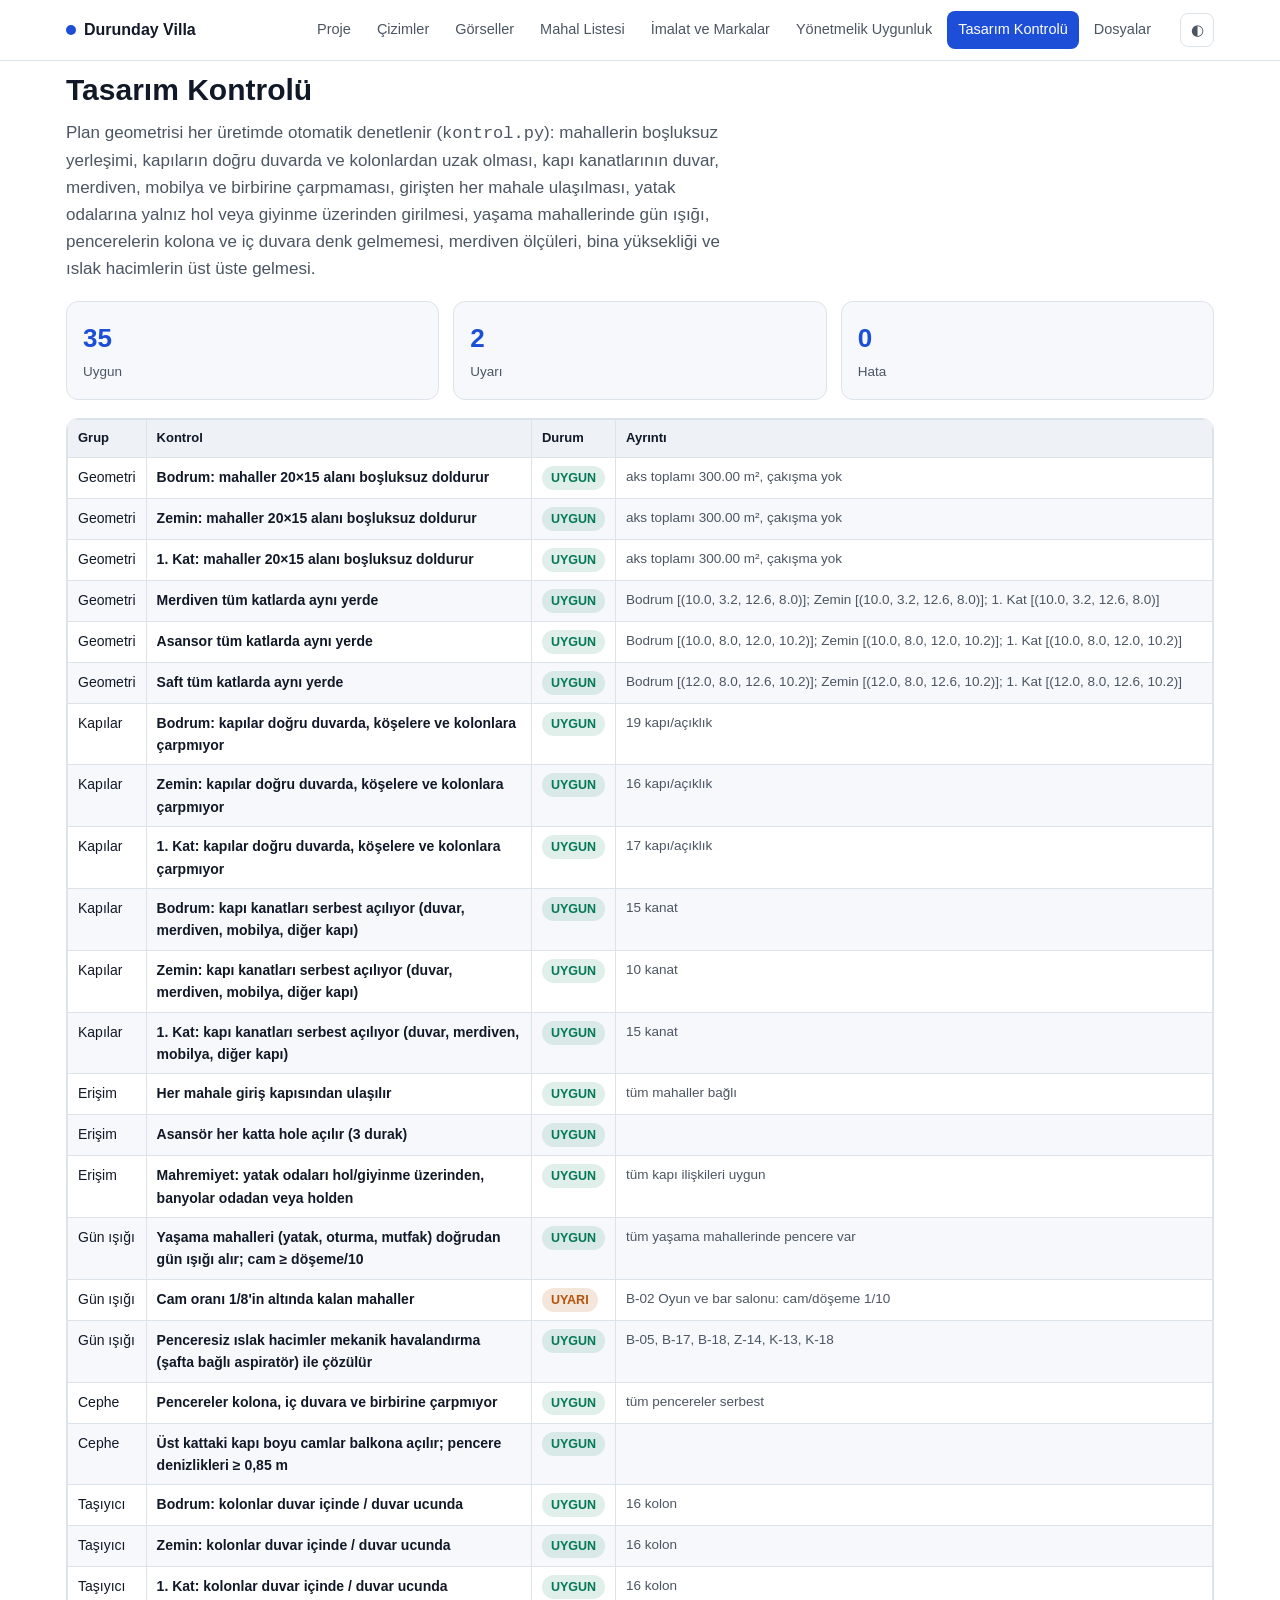
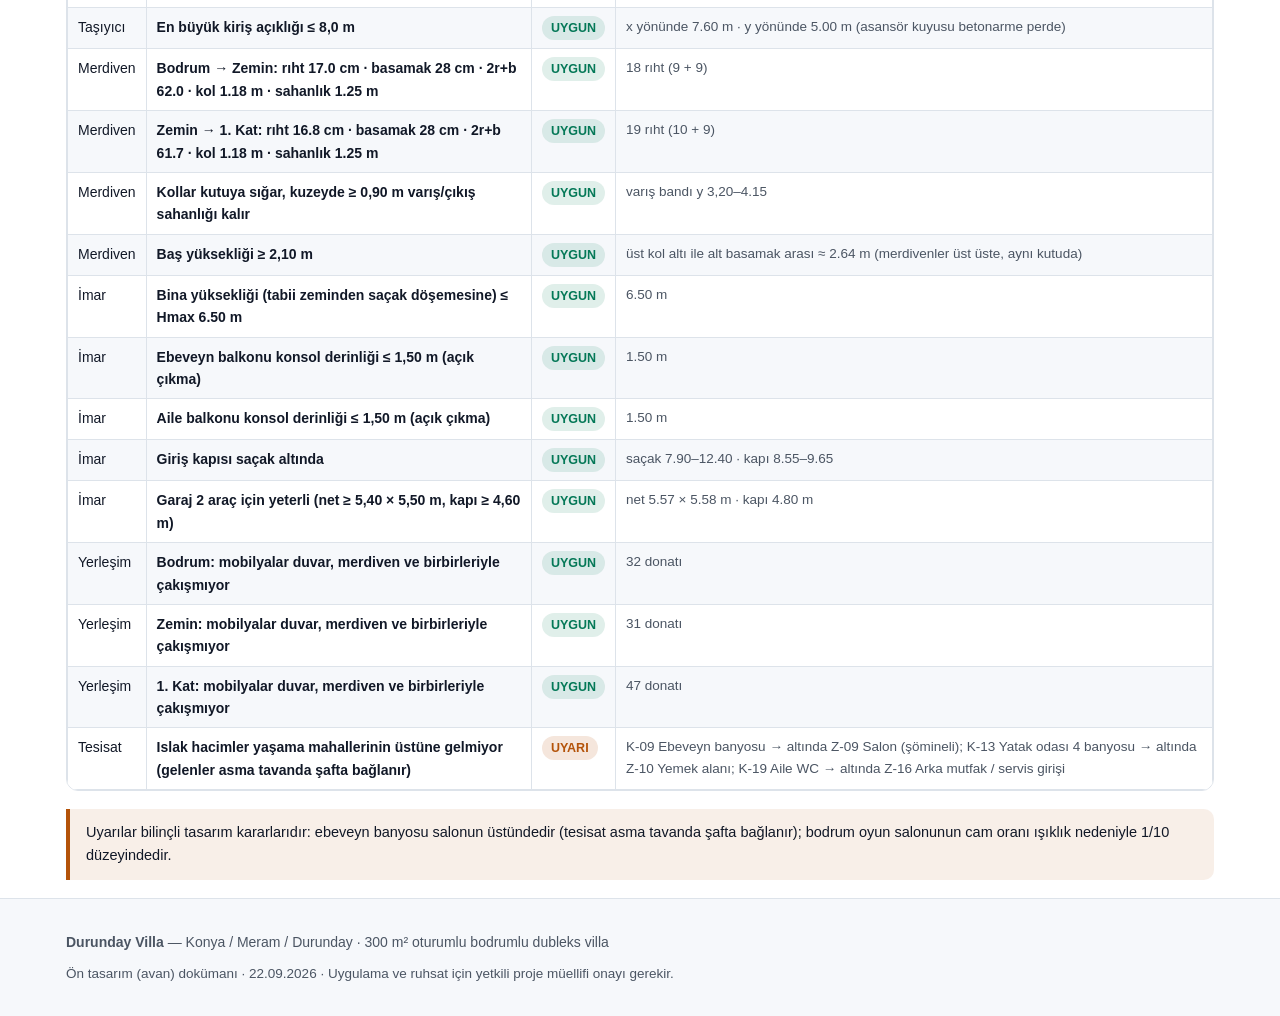
<file: docs/kontrol.html>
<!DOCTYPE html>
<html lang="tr"><head>
<meta charset="utf-8">
<meta name="viewport" content="width=device-width, initial-scale=1">
<title>Tasarım Kontrolü — Durunday Villa</title>
<meta name="description" content="Plan geometrisinin otomatik mantık denetimi: erişim, mahremiyet, gün ışığı, kapı açılımları, merdiven.">
<link rel="stylesheet" href="varlik/stil.css">
<link rel="icon" href="data:image/svg+xml,<svg xmlns='http://www.w3.org/2000/svg' viewBox='0 0 100 100'><text y='.9em' font-size='90'>🏠</text></svg>">
</head><body>
<header class="ust">
  <div class="sarmal ust-ic">
    <a class="marka" href="index.html"><span class="nokta"></span> Durunday Villa</a>
    <nav><a href="index.html">Proje</a>
<a href="cizimler.html">Çizimler</a>
<a href="render.html">Görseller</a>
<a href="mahal-listesi.html">Mahal Listesi</a>
<a href="imalat.html">İmalat ve Markalar</a>
<a href="yonetmelik.html">Yönetmelik Uygunluk</a>
<a href="kontrol.html" class="aktif">Tasarım Kontrolü</a>
<a href="dosyalar.html">Dosyalar</a></nav>
    <button class="tema" onclick="temaDegistir()" title="Açık / koyu tema">◐</button>
  </div>
</header>
<main class="sarmal">
<h1>Tasarım Kontrolü</h1>
<p class="giris">Plan geometrisi her üretimde otomatik denetlenir (<code>kontrol.py</code>): mahallerin boşluksuz yerleşimi, kapıların doğru duvarda ve kolonlardan uzak olması, kapı kanatlarının duvar, merdiven, mobilya ve birbirine çarpmaması, girişten her mahale ulaşılması, yatak odalarına yalnız hol veya giyinme üzerinden girilmesi, yaşama mahallerinde gün ışığı, pencerelerin kolona ve iç duvara denk gelmemesi, merdiven ölçüleri, bina yüksekliği ve ıslak hacimlerin üst üste gelmesi.</p>
<div class="kartlar">
<div class="kart"><div class="sayi">35</div><div class="etiket">Uygun</div></div>
<div class="kart"><div class="sayi">2</div><div class="etiket">Uyarı</div></div>
<div class="kart"><div class="sayi">0</div><div class="etiket">Hata</div></div>
</div><div class="kaydir"><table><thead><tr><th>Grup</th><th>Kontrol</th><th>Durum</th><th>Ayrıntı</th></tr></thead><tbody>
<tr><td>Geometri</td><td><strong>Bodrum: mahaller 20×15 alanı boşluksuz doldurur</strong></td><td><span class="rozet iyi">UYGUN</span></td><td class="kucuk">aks toplamı 300.00 m², çakışma yok</td></tr>
<tr><td>Geometri</td><td><strong>Zemin: mahaller 20×15 alanı boşluksuz doldurur</strong></td><td><span class="rozet iyi">UYGUN</span></td><td class="kucuk">aks toplamı 300.00 m², çakışma yok</td></tr>
<tr><td>Geometri</td><td><strong>1. Kat: mahaller 20×15 alanı boşluksuz doldurur</strong></td><td><span class="rozet iyi">UYGUN</span></td><td class="kucuk">aks toplamı 300.00 m², çakışma yok</td></tr>
<tr><td>Geometri</td><td><strong>Merdiven tüm katlarda aynı yerde</strong></td><td><span class="rozet iyi">UYGUN</span></td><td class="kucuk">Bodrum [(10.0, 3.2, 12.6, 8.0)]; Zemin [(10.0, 3.2, 12.6, 8.0)]; 1. Kat [(10.0, 3.2, 12.6, 8.0)]</td></tr>
<tr><td>Geometri</td><td><strong>Asansor tüm katlarda aynı yerde</strong></td><td><span class="rozet iyi">UYGUN</span></td><td class="kucuk">Bodrum [(10.0, 8.0, 12.0, 10.2)]; Zemin [(10.0, 8.0, 12.0, 10.2)]; 1. Kat [(10.0, 8.0, 12.0, 10.2)]</td></tr>
<tr><td>Geometri</td><td><strong>Saft tüm katlarda aynı yerde</strong></td><td><span class="rozet iyi">UYGUN</span></td><td class="kucuk">Bodrum [(12.0, 8.0, 12.6, 10.2)]; Zemin [(12.0, 8.0, 12.6, 10.2)]; 1. Kat [(12.0, 8.0, 12.6, 10.2)]</td></tr>
<tr><td>Kapılar</td><td><strong>Bodrum: kapılar doğru duvarda, köşelere ve kolonlara çarpmıyor</strong></td><td><span class="rozet iyi">UYGUN</span></td><td class="kucuk">19 kapı/açıklık</td></tr>
<tr><td>Kapılar</td><td><strong>Zemin: kapılar doğru duvarda, köşelere ve kolonlara çarpmıyor</strong></td><td><span class="rozet iyi">UYGUN</span></td><td class="kucuk">16 kapı/açıklık</td></tr>
<tr><td>Kapılar</td><td><strong>1. Kat: kapılar doğru duvarda, köşelere ve kolonlara çarpmıyor</strong></td><td><span class="rozet iyi">UYGUN</span></td><td class="kucuk">17 kapı/açıklık</td></tr>
<tr><td>Kapılar</td><td><strong>Bodrum: kapı kanatları serbest açılıyor (duvar, merdiven, mobilya, diğer kapı)</strong></td><td><span class="rozet iyi">UYGUN</span></td><td class="kucuk">15 kanat</td></tr>
<tr><td>Kapılar</td><td><strong>Zemin: kapı kanatları serbest açılıyor (duvar, merdiven, mobilya, diğer kapı)</strong></td><td><span class="rozet iyi">UYGUN</span></td><td class="kucuk">10 kanat</td></tr>
<tr><td>Kapılar</td><td><strong>1. Kat: kapı kanatları serbest açılıyor (duvar, merdiven, mobilya, diğer kapı)</strong></td><td><span class="rozet iyi">UYGUN</span></td><td class="kucuk">15 kanat</td></tr>
<tr><td>Erişim</td><td><strong>Her mahale giriş kapısından ulaşılır</strong></td><td><span class="rozet iyi">UYGUN</span></td><td class="kucuk">tüm mahaller bağlı</td></tr>
<tr><td>Erişim</td><td><strong>Asansör her katta hole açılır (3 durak)</strong></td><td><span class="rozet iyi">UYGUN</span></td><td class="kucuk"></td></tr>
<tr><td>Erişim</td><td><strong>Mahremiyet: yatak odaları hol/giyinme üzerinden, banyolar odadan veya holden</strong></td><td><span class="rozet iyi">UYGUN</span></td><td class="kucuk">tüm kapı ilişkileri uygun</td></tr>
<tr><td>Gün ışığı</td><td><strong>Yaşama mahalleri (yatak, oturma, mutfak) doğrudan gün ışığı alır; cam ≥ döşeme/10</strong></td><td><span class="rozet iyi">UYGUN</span></td><td class="kucuk">tüm yaşama mahallerinde pencere var</td></tr>
<tr><td>Gün ışığı</td><td><strong>Cam oranı 1/8&#x27;in altında kalan mahaller</strong></td><td><span class="rozet uyari">UYARI</span></td><td class="kucuk">B-02 Oyun ve bar salonu: cam/döşeme 1/10</td></tr>
<tr><td>Gün ışığı</td><td><strong>Penceresiz ıslak hacimler mekanik havalandırma (şafta bağlı aspiratör) ile çözülür</strong></td><td><span class="rozet iyi">UYGUN</span></td><td class="kucuk">B-05, B-17, B-18, Z-14, K-13, K-18</td></tr>
<tr><td>Cephe</td><td><strong>Pencereler kolona, iç duvara ve birbirine çarpmıyor</strong></td><td><span class="rozet iyi">UYGUN</span></td><td class="kucuk">tüm pencereler serbest</td></tr>
<tr><td>Cephe</td><td><strong>Üst kattaki kapı boyu camlar balkona açılır; pencere denizlikleri ≥ 0,85 m</strong></td><td><span class="rozet iyi">UYGUN</span></td><td class="kucuk"></td></tr>
<tr><td>Taşıyıcı</td><td><strong>Bodrum: kolonlar duvar içinde / duvar ucunda</strong></td><td><span class="rozet iyi">UYGUN</span></td><td class="kucuk">16 kolon</td></tr>
<tr><td>Taşıyıcı</td><td><strong>Zemin: kolonlar duvar içinde / duvar ucunda</strong></td><td><span class="rozet iyi">UYGUN</span></td><td class="kucuk">16 kolon</td></tr>
<tr><td>Taşıyıcı</td><td><strong>1. Kat: kolonlar duvar içinde / duvar ucunda</strong></td><td><span class="rozet iyi">UYGUN</span></td><td class="kucuk">16 kolon</td></tr>
<tr><td>Taşıyıcı</td><td><strong>En büyük kiriş açıklığı ≤ 8,0 m</strong></td><td><span class="rozet iyi">UYGUN</span></td><td class="kucuk">x yönünde 7.60 m · y yönünde 5.00 m (asansör kuyusu betonarme perde)</td></tr>
<tr><td>Merdiven</td><td><strong>Bodrum → Zemin: rıht 17.0 cm · basamak 28 cm · 2r+b 62.0 · kol 1.18 m · sahanlık 1.25 m</strong></td><td><span class="rozet iyi">UYGUN</span></td><td class="kucuk">18 rıht (9 + 9)</td></tr>
<tr><td>Merdiven</td><td><strong>Zemin → 1. Kat: rıht 16.8 cm · basamak 28 cm · 2r+b 61.7 · kol 1.18 m · sahanlık 1.25 m</strong></td><td><span class="rozet iyi">UYGUN</span></td><td class="kucuk">19 rıht (10 + 9)</td></tr>
<tr><td>Merdiven</td><td><strong>Kollar kutuya sığar, kuzeyde ≥ 0,90 m varış/çıkış sahanlığı kalır</strong></td><td><span class="rozet iyi">UYGUN</span></td><td class="kucuk">varış bandı y 3,20–4.15</td></tr>
<tr><td>Merdiven</td><td><strong>Baş yüksekliği ≥ 2,10 m</strong></td><td><span class="rozet iyi">UYGUN</span></td><td class="kucuk">üst kol altı ile alt basamak arası ≈ 2.64 m (merdivenler üst üste, aynı kutuda)</td></tr>
<tr><td>İmar</td><td><strong>Bina yüksekliği (tabii zeminden saçak döşemesine) ≤ Hmax 6.50 m</strong></td><td><span class="rozet iyi">UYGUN</span></td><td class="kucuk">6.50 m</td></tr>
<tr><td>İmar</td><td><strong>Ebeveyn balkonu konsol derinliği ≤ 1,50 m (açık çıkma)</strong></td><td><span class="rozet iyi">UYGUN</span></td><td class="kucuk">1.50 m</td></tr>
<tr><td>İmar</td><td><strong>Aile balkonu konsol derinliği ≤ 1,50 m (açık çıkma)</strong></td><td><span class="rozet iyi">UYGUN</span></td><td class="kucuk">1.50 m</td></tr>
<tr><td>İmar</td><td><strong>Giriş kapısı saçak altında</strong></td><td><span class="rozet iyi">UYGUN</span></td><td class="kucuk">saçak 7.90–12.40 · kapı 8.55–9.65</td></tr>
<tr><td>İmar</td><td><strong>Garaj 2 araç için yeterli (net ≥ 5,40 × 5,50 m, kapı ≥ 4,60 m)</strong></td><td><span class="rozet iyi">UYGUN</span></td><td class="kucuk">net 5.57 × 5.58 m · kapı 4.80 m</td></tr>
<tr><td>Yerleşim</td><td><strong>Bodrum: mobilyalar duvar, merdiven ve birbirleriyle çakışmıyor</strong></td><td><span class="rozet iyi">UYGUN</span></td><td class="kucuk">32 donatı</td></tr>
<tr><td>Yerleşim</td><td><strong>Zemin: mobilyalar duvar, merdiven ve birbirleriyle çakışmıyor</strong></td><td><span class="rozet iyi">UYGUN</span></td><td class="kucuk">31 donatı</td></tr>
<tr><td>Yerleşim</td><td><strong>1. Kat: mobilyalar duvar, merdiven ve birbirleriyle çakışmıyor</strong></td><td><span class="rozet iyi">UYGUN</span></td><td class="kucuk">47 donatı</td></tr>
<tr><td>Tesisat</td><td><strong>Islak hacimler yaşama mahallerinin üstüne gelmiyor (gelenler asma tavanda şafta bağlanır)</strong></td><td><span class="rozet uyari">UYARI</span></td><td class="kucuk">K-09 Ebeveyn banyosu → altında Z-09 Salon (şömineli); K-13 Yatak odası 4 banyosu → altında Z-10 Yemek alanı; K-19 Aile WC → altında Z-16 Arka mutfak / servis girişi</td></tr>
</tbody></table></div>
<div class="uyari-kutu">Uyarılar bilinçli tasarım kararlarıdır: ebeveyn banyosu salonun üstündedir (tesisat asma tavanda şafta bağlanır); bodrum oyun salonunun cam oranı ışıklık nedeniyle 1/10 düzeyindedir.</div>
</main>
<footer class="alt"><div class="sarmal">
  <p><strong>Durunday Villa</strong> — Konya / Meram / Durunday · 300 m² oturumlu bodrumlu dubleks villa</p>
  <p class="kucuk">Ön tasarım (avan) dokümanı · 22.09.2026 · Uygulama ve ruhsat için yetkili proje müellifi onayı gerekir.</p>
</div></footer>
<script>
function temaDegistir(){const k=document.documentElement;const y=k.getAttribute('data-tema')==='koyu'?'acik':'koyu';
 k.setAttribute('data-tema',y);try{localStorage.setItem('tema',y)}catch(e){}}
(function(){try{const t=localStorage.getItem('tema');if(t)document.documentElement.setAttribute('data-tema',t)}catch(e){}})();
function tabloAra(girdi, tabloId){const s=girdi.value.toLocaleLowerCase('tr');
 document.querySelectorAll('#'+tabloId+' tbody tr').forEach(function(tr){
   tr.style.display = tr.textContent.toLocaleLowerCase('tr').indexOf(s)>-1 ? '' : 'none';});}
function katFiltre(btn, kat, tabloId){
 document.querySelectorAll('#'+tabloId+'-sekme .cip').forEach(b=>b.classList.remove('secili'));
 btn.classList.add('secili');
 document.querySelectorAll('#'+tabloId+' tbody tr').forEach(function(tr){
   tr.style.display = (kat==='*'||tr.dataset.kat===kat) ? '' : 'none';});}
</script>
</body></html>
</file>
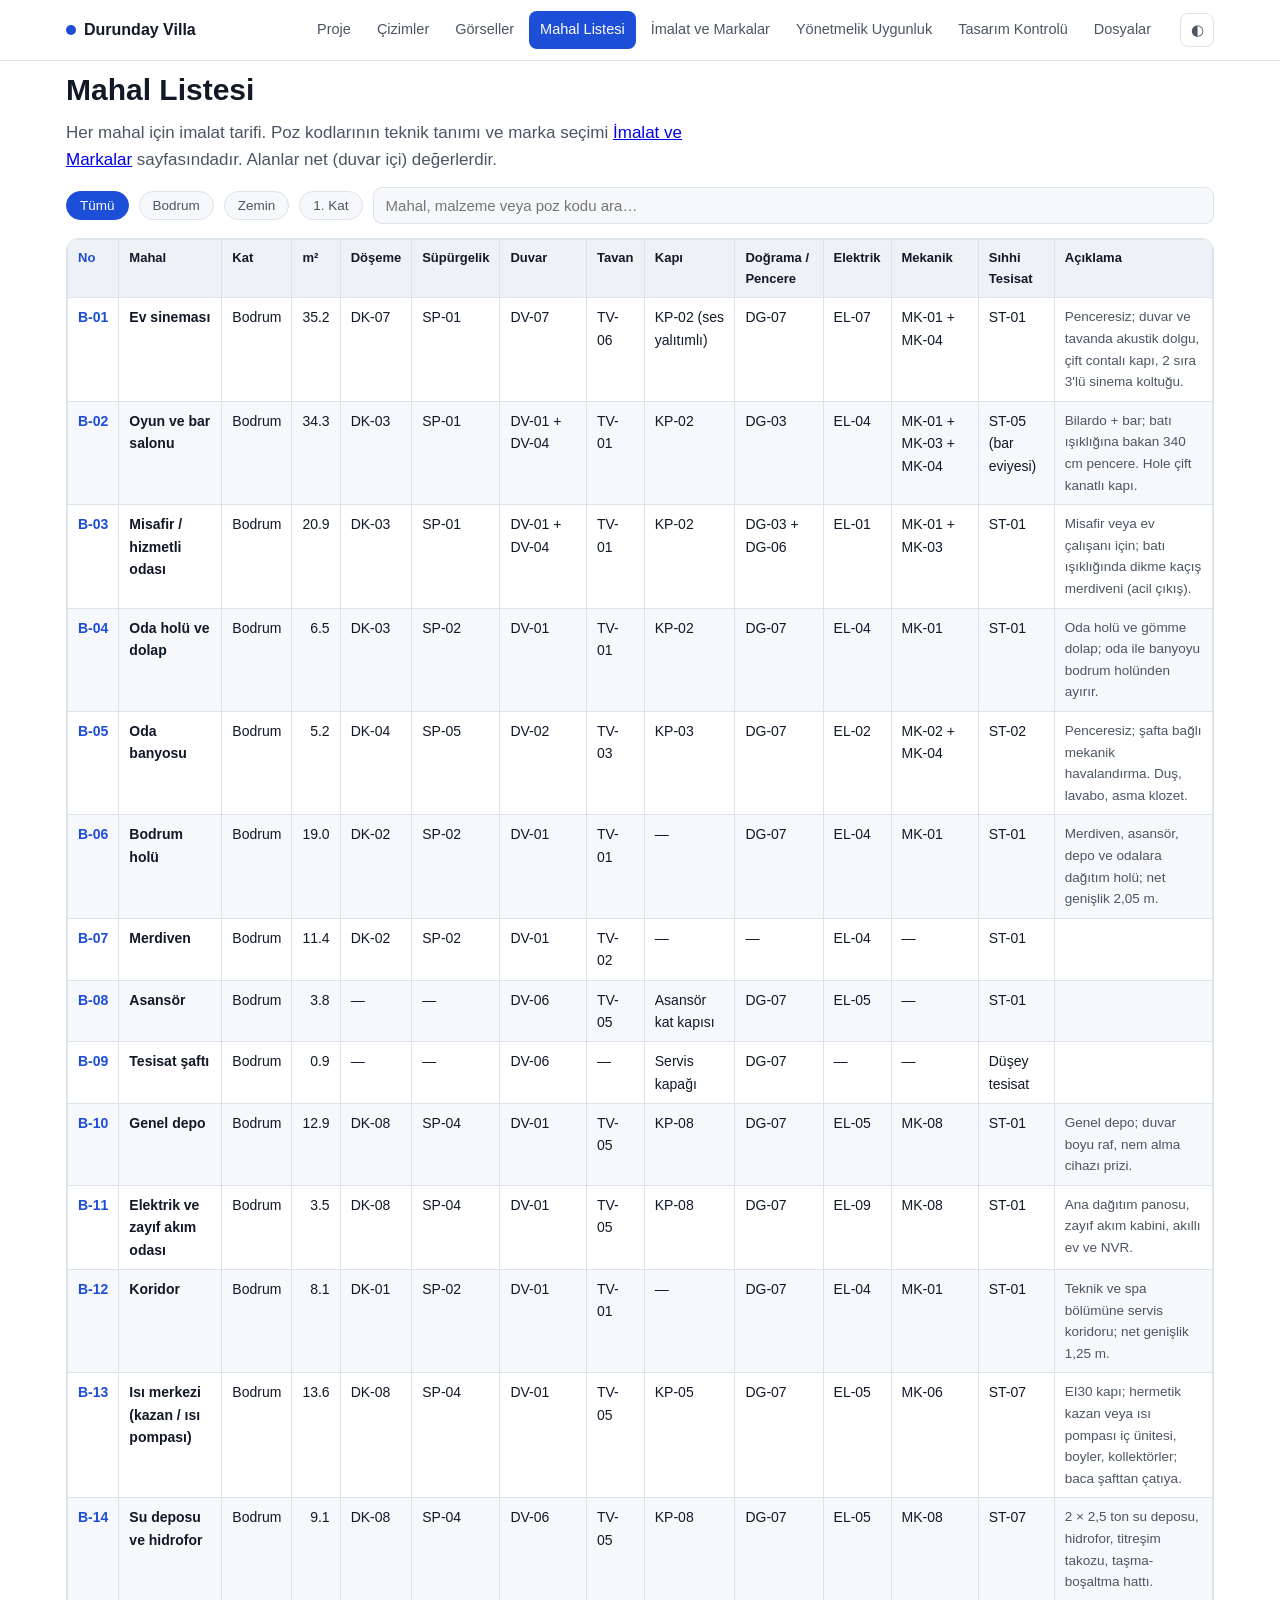
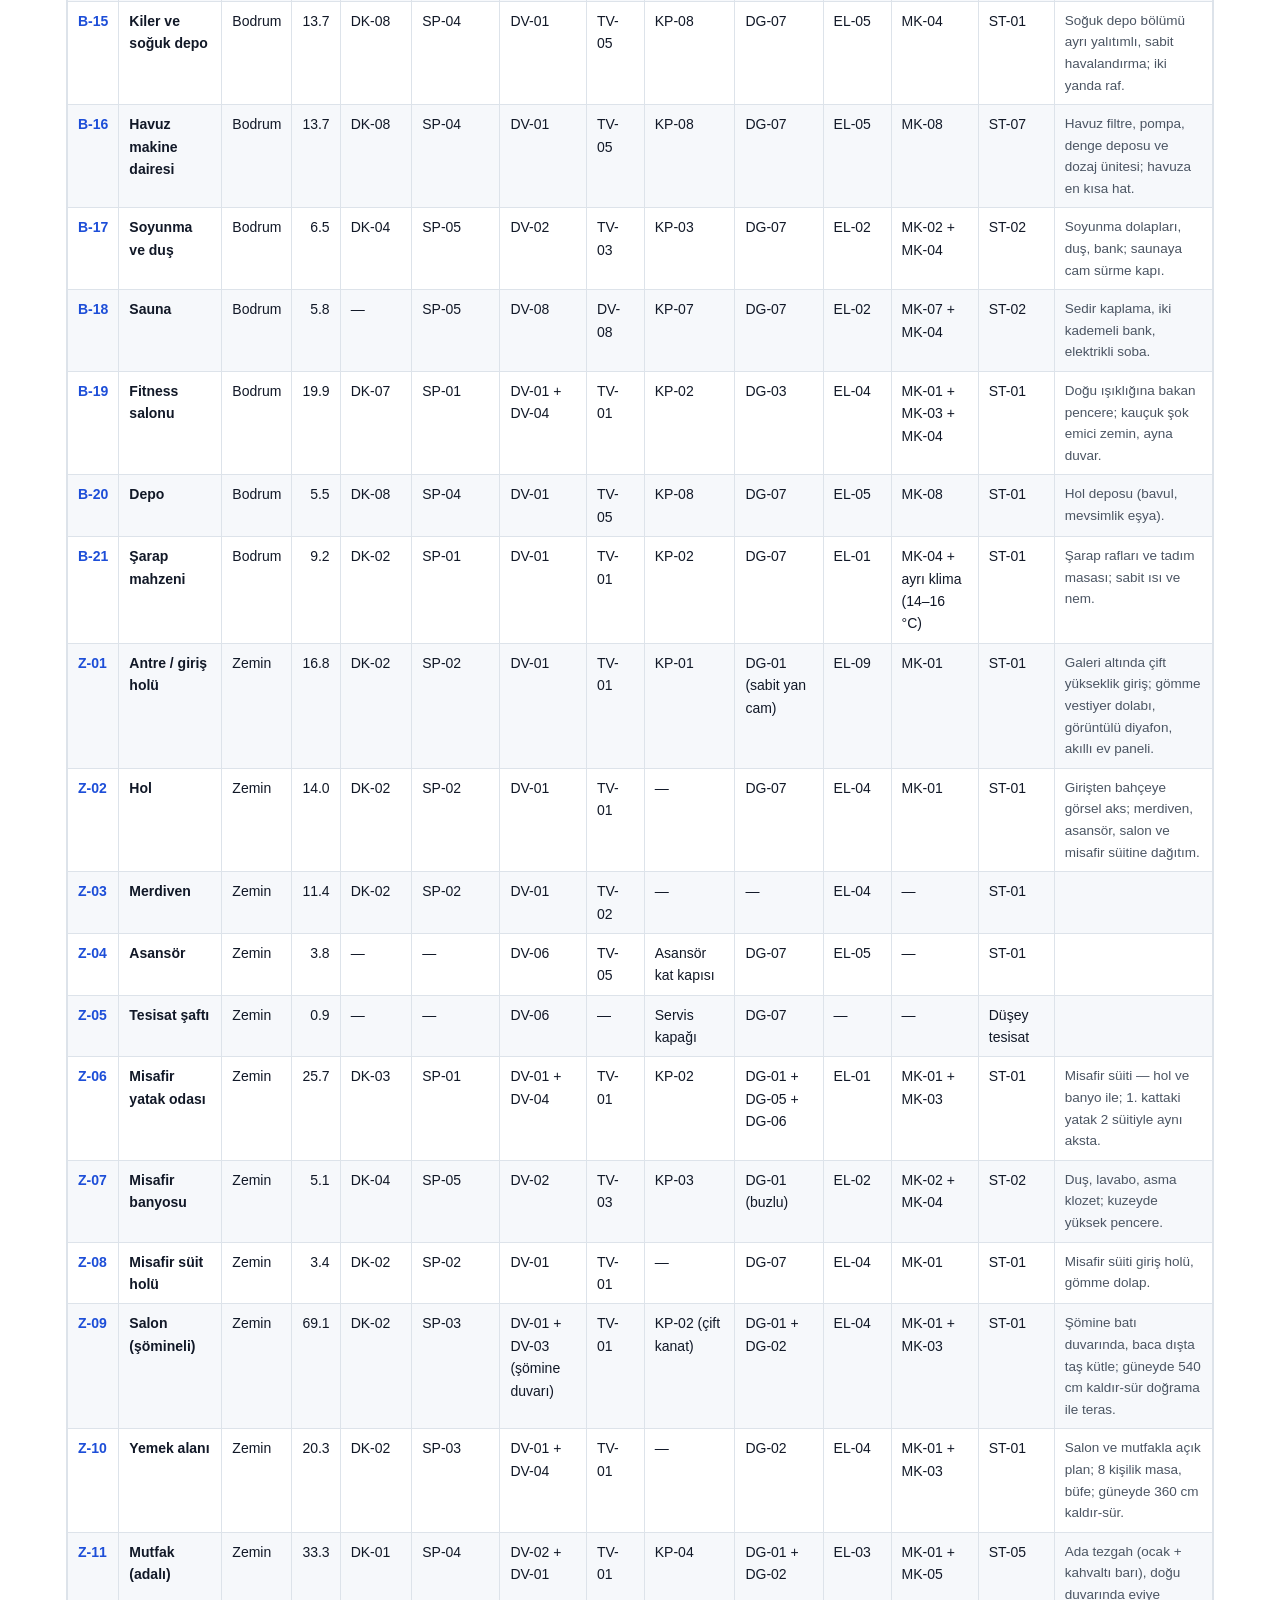
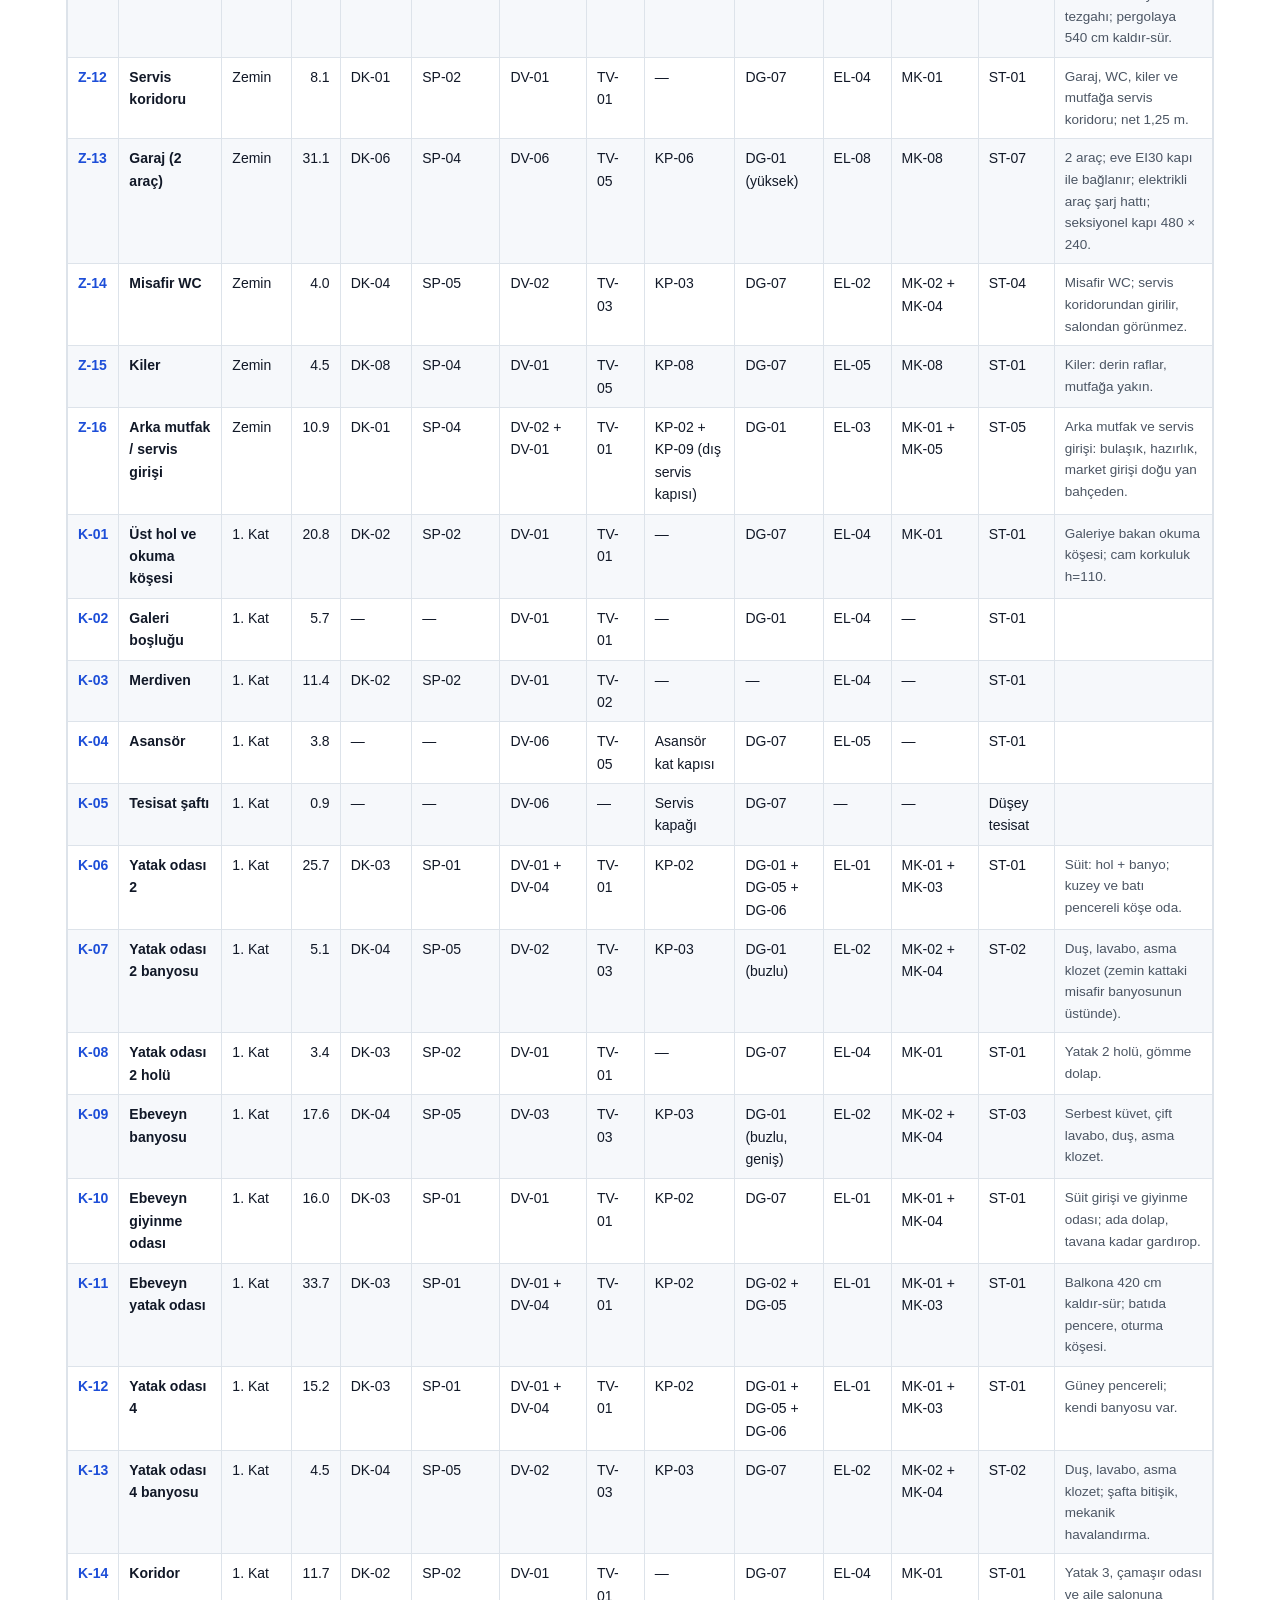
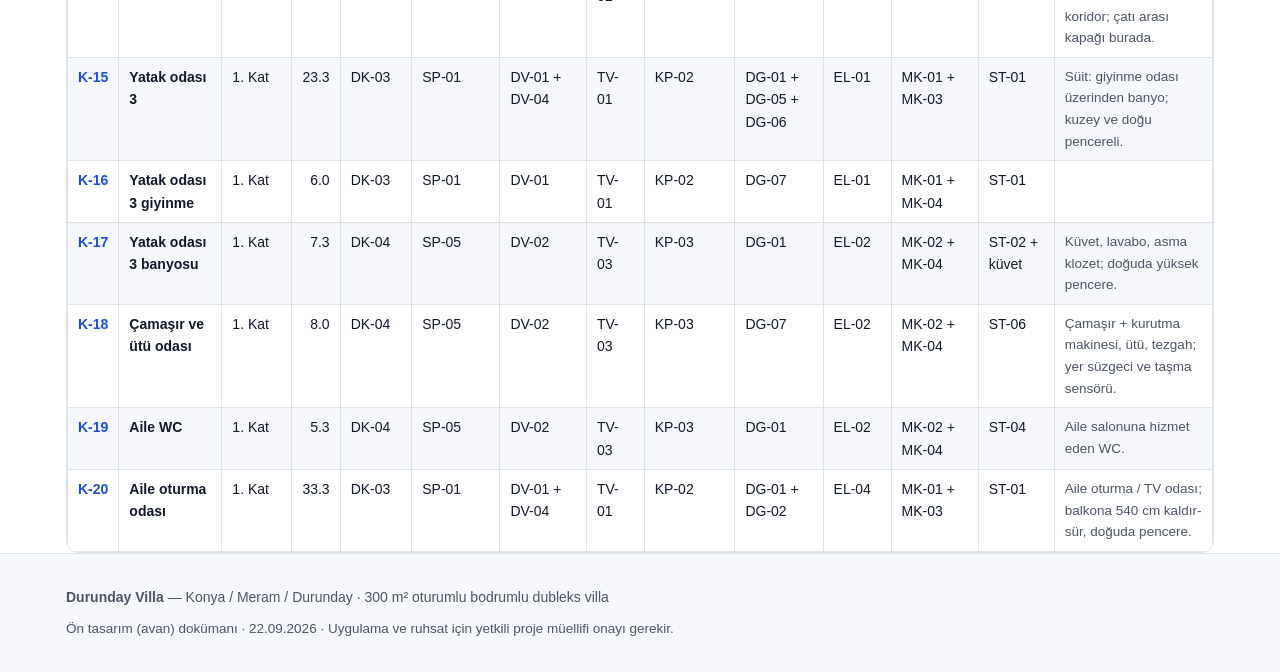
<file: docs/mahal-listesi.html>
<!DOCTYPE html>
<html lang="tr"><head>
<meta charset="utf-8">
<meta name="viewport" content="width=device-width, initial-scale=1">
<title>Mahal Listesi — Durunday Villa</title>
<meta name="description" content="Her mahal için döşeme, duvar, tavan, kapı, doğrama, elektrik, mekanik ve sıhhi tesisat tarifi.">
<link rel="stylesheet" href="varlik/stil.css">
<link rel="icon" href="data:image/svg+xml,<svg xmlns='http://www.w3.org/2000/svg' viewBox='0 0 100 100'><text y='.9em' font-size='90'>🏠</text></svg>">
</head><body>
<header class="ust">
  <div class="sarmal ust-ic">
    <a class="marka" href="index.html"><span class="nokta"></span> Durunday Villa</a>
    <nav><a href="index.html">Proje</a>
<a href="cizimler.html">Çizimler</a>
<a href="render.html">Görseller</a>
<a href="mahal-listesi.html" class="aktif">Mahal Listesi</a>
<a href="imalat.html">İmalat ve Markalar</a>
<a href="yonetmelik.html">Yönetmelik Uygunluk</a>
<a href="kontrol.html">Tasarım Kontrolü</a>
<a href="dosyalar.html">Dosyalar</a></nav>
    <button class="tema" onclick="temaDegistir()" title="Açık / koyu tema">◐</button>
  </div>
</header>
<main class="sarmal">
<h1>Mahal Listesi</h1>
<p class="giris">Her mahal için imalat tarifi. Poz kodlarının teknik tanımı ve marka seçimi <a href="imalat.html">İmalat ve Markalar</a> sayfasındadır. Alanlar net (duvar içi) değerlerdir.</p>
<div class="araclar" id="mahal-sekme">
<button class="cip secili" onclick="katFiltre(this,'*','mahal')">Tümü</button>
<button class="cip" onclick="katFiltre(this,'Bodrum','mahal')">Bodrum</button>
<button class="cip" onclick="katFiltre(this,'Zemin','mahal')">Zemin</button>
<button class="cip" onclick="katFiltre(this,'1. Kat','mahal')">1. Kat</button>
<input type="search" placeholder="Mahal, malzeme veya poz kodu ara…" oninput="tabloAra(this,'mahal')">
</div>
<div class="kaydir"><table id="mahal"><thead><tr><th class="kod">No</th><th>Mahal</th><th>Kat</th><th>m²</th><th>Döşeme</th><th>Süpürgelik</th><th>Duvar</th><th>Tavan</th><th>Kapı</th><th>Doğrama / Pencere</th><th>Elektrik</th><th>Mekanik</th><th>Sıhhi Tesisat</th><th>Açıklama</th></tr></thead><tbody>
<tr data-kat="Bodrum"><td class="kod">B-01</td><td><strong>Ev sineması</strong></td><td>Bodrum</td><td class="sayi">35.2</td><td>DK-07</td><td>SP-01</td><td>DV-07</td><td>TV-06</td><td>KP-02 (ses yalıtımlı)</td><td>DG-07</td><td>EL-07</td><td>MK-01 + MK-04</td><td>ST-01</td><td class="kucuk">Penceresiz; duvar ve tavanda akustik dolgu, çift contalı kapı, 2 sıra 3&#x27;lü sinema koltuğu.</td></tr>
<tr data-kat="Bodrum"><td class="kod">B-02</td><td><strong>Oyun ve bar salonu</strong></td><td>Bodrum</td><td class="sayi">34.3</td><td>DK-03</td><td>SP-01</td><td>DV-01 + DV-04</td><td>TV-01</td><td>KP-02</td><td>DG-03</td><td>EL-04</td><td>MK-01 + MK-03 + MK-04</td><td>ST-05 (bar eviyesi)</td><td class="kucuk">Bilardo + bar; batı ışıklığına bakan 340 cm pencere. Hole çift kanatlı kapı.</td></tr>
<tr data-kat="Bodrum"><td class="kod">B-03</td><td><strong>Misafir / hizmetli odası</strong></td><td>Bodrum</td><td class="sayi">20.9</td><td>DK-03</td><td>SP-01</td><td>DV-01 + DV-04</td><td>TV-01</td><td>KP-02</td><td>DG-03 + DG-06</td><td>EL-01</td><td>MK-01 + MK-03</td><td>ST-01</td><td class="kucuk">Misafir veya ev çalışanı için; batı ışıklığında dikme kaçış merdiveni (acil çıkış).</td></tr>
<tr data-kat="Bodrum"><td class="kod">B-04</td><td><strong>Oda holü ve dolap</strong></td><td>Bodrum</td><td class="sayi">6.5</td><td>DK-03</td><td>SP-02</td><td>DV-01</td><td>TV-01</td><td>KP-02</td><td>DG-07</td><td>EL-04</td><td>MK-01</td><td>ST-01</td><td class="kucuk">Oda holü ve gömme dolap; oda ile banyoyu bodrum holünden ayırır.</td></tr>
<tr data-kat="Bodrum"><td class="kod">B-05</td><td><strong>Oda banyosu</strong></td><td>Bodrum</td><td class="sayi">5.2</td><td>DK-04</td><td>SP-05</td><td>DV-02</td><td>TV-03</td><td>KP-03</td><td>DG-07</td><td>EL-02</td><td>MK-02 + MK-04</td><td>ST-02</td><td class="kucuk">Penceresiz; şafta bağlı mekanik havalandırma. Duş, lavabo, asma klozet.</td></tr>
<tr data-kat="Bodrum"><td class="kod">B-06</td><td><strong>Bodrum holü</strong></td><td>Bodrum</td><td class="sayi">19.0</td><td>DK-02</td><td>SP-02</td><td>DV-01</td><td>TV-01</td><td>—</td><td>DG-07</td><td>EL-04</td><td>MK-01</td><td>ST-01</td><td class="kucuk">Merdiven, asansör, depo ve odalara dağıtım holü; net genişlik 2,05 m.</td></tr>
<tr data-kat="Bodrum"><td class="kod">B-07</td><td><strong>Merdiven</strong></td><td>Bodrum</td><td class="sayi">11.4</td><td>DK-02</td><td>SP-02</td><td>DV-01</td><td>TV-02</td><td>—</td><td>—</td><td>EL-04</td><td>—</td><td>ST-01</td><td class="kucuk"></td></tr>
<tr data-kat="Bodrum"><td class="kod">B-08</td><td><strong>Asansör</strong></td><td>Bodrum</td><td class="sayi">3.8</td><td>—</td><td>—</td><td>DV-06</td><td>TV-05</td><td>Asansör kat kapısı</td><td>DG-07</td><td>EL-05</td><td>—</td><td>ST-01</td><td class="kucuk"></td></tr>
<tr data-kat="Bodrum"><td class="kod">B-09</td><td><strong>Tesisat şaftı</strong></td><td>Bodrum</td><td class="sayi">0.9</td><td>—</td><td>—</td><td>DV-06</td><td>—</td><td>Servis kapağı</td><td>DG-07</td><td>—</td><td>—</td><td>Düşey tesisat</td><td class="kucuk"></td></tr>
<tr data-kat="Bodrum"><td class="kod">B-10</td><td><strong>Genel depo</strong></td><td>Bodrum</td><td class="sayi">12.9</td><td>DK-08</td><td>SP-04</td><td>DV-01</td><td>TV-05</td><td>KP-08</td><td>DG-07</td><td>EL-05</td><td>MK-08</td><td>ST-01</td><td class="kucuk">Genel depo; duvar boyu raf, nem alma cihazı prizi.</td></tr>
<tr data-kat="Bodrum"><td class="kod">B-11</td><td><strong>Elektrik ve zayıf akım odası</strong></td><td>Bodrum</td><td class="sayi">3.5</td><td>DK-08</td><td>SP-04</td><td>DV-01</td><td>TV-05</td><td>KP-08</td><td>DG-07</td><td>EL-09</td><td>MK-08</td><td>ST-01</td><td class="kucuk">Ana dağıtım panosu, zayıf akım kabini, akıllı ev ve NVR.</td></tr>
<tr data-kat="Bodrum"><td class="kod">B-12</td><td><strong>Koridor</strong></td><td>Bodrum</td><td class="sayi">8.1</td><td>DK-01</td><td>SP-02</td><td>DV-01</td><td>TV-01</td><td>—</td><td>DG-07</td><td>EL-04</td><td>MK-01</td><td>ST-01</td><td class="kucuk">Teknik ve spa bölümüne servis koridoru; net genişlik 1,25 m.</td></tr>
<tr data-kat="Bodrum"><td class="kod">B-13</td><td><strong>Isı merkezi (kazan / ısı pompası)</strong></td><td>Bodrum</td><td class="sayi">13.6</td><td>DK-08</td><td>SP-04</td><td>DV-01</td><td>TV-05</td><td>KP-05</td><td>DG-07</td><td>EL-05</td><td>MK-06</td><td>ST-07</td><td class="kucuk">EI30 kapı; hermetik kazan veya ısı pompası iç ünitesi, boyler, kollektörler; baca şafttan çatıya.</td></tr>
<tr data-kat="Bodrum"><td class="kod">B-14</td><td><strong>Su deposu ve hidrofor</strong></td><td>Bodrum</td><td class="sayi">9.1</td><td>DK-08</td><td>SP-04</td><td>DV-06</td><td>TV-05</td><td>KP-08</td><td>DG-07</td><td>EL-05</td><td>MK-08</td><td>ST-07</td><td class="kucuk">2 × 2,5 ton su deposu, hidrofor, titreşim takozu, taşma-boşaltma hattı.</td></tr>
<tr data-kat="Bodrum"><td class="kod">B-15</td><td><strong>Kiler ve soğuk depo</strong></td><td>Bodrum</td><td class="sayi">13.7</td><td>DK-08</td><td>SP-04</td><td>DV-01</td><td>TV-05</td><td>KP-08</td><td>DG-07</td><td>EL-05</td><td>MK-04</td><td>ST-01</td><td class="kucuk">Soğuk depo bölümü ayrı yalıtımlı, sabit havalandırma; iki yanda raf.</td></tr>
<tr data-kat="Bodrum"><td class="kod">B-16</td><td><strong>Havuz makine dairesi</strong></td><td>Bodrum</td><td class="sayi">13.7</td><td>DK-08</td><td>SP-04</td><td>DV-01</td><td>TV-05</td><td>KP-08</td><td>DG-07</td><td>EL-05</td><td>MK-08</td><td>ST-07</td><td class="kucuk">Havuz filtre, pompa, denge deposu ve dozaj ünitesi; havuza en kısa hat.</td></tr>
<tr data-kat="Bodrum"><td class="kod">B-17</td><td><strong>Soyunma ve duş</strong></td><td>Bodrum</td><td class="sayi">6.5</td><td>DK-04</td><td>SP-05</td><td>DV-02</td><td>TV-03</td><td>KP-03</td><td>DG-07</td><td>EL-02</td><td>MK-02 + MK-04</td><td>ST-02</td><td class="kucuk">Soyunma dolapları, duş, bank; saunaya cam sürme kapı.</td></tr>
<tr data-kat="Bodrum"><td class="kod">B-18</td><td><strong>Sauna</strong></td><td>Bodrum</td><td class="sayi">5.8</td><td>—</td><td>SP-05</td><td>DV-08</td><td>DV-08</td><td>KP-07</td><td>DG-07</td><td>EL-02</td><td>MK-07 + MK-04</td><td>ST-02</td><td class="kucuk">Sedir kaplama, iki kademeli bank, elektrikli soba.</td></tr>
<tr data-kat="Bodrum"><td class="kod">B-19</td><td><strong>Fitness salonu</strong></td><td>Bodrum</td><td class="sayi">19.9</td><td>DK-07</td><td>SP-01</td><td>DV-01 + DV-04</td><td>TV-01</td><td>KP-02</td><td>DG-03</td><td>EL-04</td><td>MK-01 + MK-03 + MK-04</td><td>ST-01</td><td class="kucuk">Doğu ışıklığına bakan pencere; kauçuk şok emici zemin, ayna duvar.</td></tr>
<tr data-kat="Bodrum"><td class="kod">B-20</td><td><strong>Depo</strong></td><td>Bodrum</td><td class="sayi">5.5</td><td>DK-08</td><td>SP-04</td><td>DV-01</td><td>TV-05</td><td>KP-08</td><td>DG-07</td><td>EL-05</td><td>MK-08</td><td>ST-01</td><td class="kucuk">Hol deposu (bavul, mevsimlik eşya).</td></tr>
<tr data-kat="Bodrum"><td class="kod">B-21</td><td><strong>Şarap mahzeni</strong></td><td>Bodrum</td><td class="sayi">9.2</td><td>DK-02</td><td>SP-01</td><td>DV-01</td><td>TV-01</td><td>KP-02</td><td>DG-07</td><td>EL-01</td><td>MK-04 + ayrı klima (14–16 °C)</td><td>ST-01</td><td class="kucuk">Şarap rafları ve tadım masası; sabit ısı ve nem.</td></tr>
<tr data-kat="Zemin"><td class="kod">Z-01</td><td><strong>Antre / giriş holü</strong></td><td>Zemin</td><td class="sayi">16.8</td><td>DK-02</td><td>SP-02</td><td>DV-01</td><td>TV-01</td><td>KP-01</td><td>DG-01 (sabit yan cam)</td><td>EL-09</td><td>MK-01</td><td>ST-01</td><td class="kucuk">Galeri altında çift yükseklik giriş; gömme vestiyer dolabı, görüntülü diyafon, akıllı ev paneli.</td></tr>
<tr data-kat="Zemin"><td class="kod">Z-02</td><td><strong>Hol</strong></td><td>Zemin</td><td class="sayi">14.0</td><td>DK-02</td><td>SP-02</td><td>DV-01</td><td>TV-01</td><td>—</td><td>DG-07</td><td>EL-04</td><td>MK-01</td><td>ST-01</td><td class="kucuk">Girişten bahçeye görsel aks; merdiven, asansör, salon ve misafir süitine dağıtım.</td></tr>
<tr data-kat="Zemin"><td class="kod">Z-03</td><td><strong>Merdiven</strong></td><td>Zemin</td><td class="sayi">11.4</td><td>DK-02</td><td>SP-02</td><td>DV-01</td><td>TV-02</td><td>—</td><td>—</td><td>EL-04</td><td>—</td><td>ST-01</td><td class="kucuk"></td></tr>
<tr data-kat="Zemin"><td class="kod">Z-04</td><td><strong>Asansör</strong></td><td>Zemin</td><td class="sayi">3.8</td><td>—</td><td>—</td><td>DV-06</td><td>TV-05</td><td>Asansör kat kapısı</td><td>DG-07</td><td>EL-05</td><td>—</td><td>ST-01</td><td class="kucuk"></td></tr>
<tr data-kat="Zemin"><td class="kod">Z-05</td><td><strong>Tesisat şaftı</strong></td><td>Zemin</td><td class="sayi">0.9</td><td>—</td><td>—</td><td>DV-06</td><td>—</td><td>Servis kapağı</td><td>DG-07</td><td>—</td><td>—</td><td>Düşey tesisat</td><td class="kucuk"></td></tr>
<tr data-kat="Zemin"><td class="kod">Z-06</td><td><strong>Misafir yatak odası</strong></td><td>Zemin</td><td class="sayi">25.7</td><td>DK-03</td><td>SP-01</td><td>DV-01 + DV-04</td><td>TV-01</td><td>KP-02</td><td>DG-01 + DG-05 + DG-06</td><td>EL-01</td><td>MK-01 + MK-03</td><td>ST-01</td><td class="kucuk">Misafir süiti — hol ve banyo ile; 1. kattaki yatak 2 süitiyle aynı aksta.</td></tr>
<tr data-kat="Zemin"><td class="kod">Z-07</td><td><strong>Misafir banyosu</strong></td><td>Zemin</td><td class="sayi">5.1</td><td>DK-04</td><td>SP-05</td><td>DV-02</td><td>TV-03</td><td>KP-03</td><td>DG-01 (buzlu)</td><td>EL-02</td><td>MK-02 + MK-04</td><td>ST-02</td><td class="kucuk">Duş, lavabo, asma klozet; kuzeyde yüksek pencere.</td></tr>
<tr data-kat="Zemin"><td class="kod">Z-08</td><td><strong>Misafir süit holü</strong></td><td>Zemin</td><td class="sayi">3.4</td><td>DK-02</td><td>SP-02</td><td>DV-01</td><td>TV-01</td><td>—</td><td>DG-07</td><td>EL-04</td><td>MK-01</td><td>ST-01</td><td class="kucuk">Misafir süiti giriş holü, gömme dolap.</td></tr>
<tr data-kat="Zemin"><td class="kod">Z-09</td><td><strong>Salon (şömineli)</strong></td><td>Zemin</td><td class="sayi">69.1</td><td>DK-02</td><td>SP-03</td><td>DV-01 + DV-03 (şömine duvarı)</td><td>TV-01</td><td>KP-02 (çift kanat)</td><td>DG-01 + DG-02</td><td>EL-04</td><td>MK-01 + MK-03</td><td>ST-01</td><td class="kucuk">Şömine batı duvarında, baca dışta taş kütle; güneyde 540 cm kaldır-sür doğrama ile teras.</td></tr>
<tr data-kat="Zemin"><td class="kod">Z-10</td><td><strong>Yemek alanı</strong></td><td>Zemin</td><td class="sayi">20.3</td><td>DK-02</td><td>SP-03</td><td>DV-01 + DV-04</td><td>TV-01</td><td>—</td><td>DG-02</td><td>EL-04</td><td>MK-01 + MK-03</td><td>ST-01</td><td class="kucuk">Salon ve mutfakla açık plan; 8 kişilik masa, büfe; güneyde 360 cm kaldır-sür.</td></tr>
<tr data-kat="Zemin"><td class="kod">Z-11</td><td><strong>Mutfak (adalı)</strong></td><td>Zemin</td><td class="sayi">33.3</td><td>DK-01</td><td>SP-04</td><td>DV-02 + DV-01</td><td>TV-01</td><td>KP-04</td><td>DG-01 + DG-02</td><td>EL-03</td><td>MK-01 + MK-05</td><td>ST-05</td><td class="kucuk">Ada tezgah (ocak + kahvaltı barı), doğu duvarında eviye tezgahı; pergolaya 540 cm kaldır-sür.</td></tr>
<tr data-kat="Zemin"><td class="kod">Z-12</td><td><strong>Servis koridoru</strong></td><td>Zemin</td><td class="sayi">8.1</td><td>DK-01</td><td>SP-02</td><td>DV-01</td><td>TV-01</td><td>—</td><td>DG-07</td><td>EL-04</td><td>MK-01</td><td>ST-01</td><td class="kucuk">Garaj, WC, kiler ve mutfağa servis koridoru; net 1,25 m.</td></tr>
<tr data-kat="Zemin"><td class="kod">Z-13</td><td><strong>Garaj (2 araç)</strong></td><td>Zemin</td><td class="sayi">31.1</td><td>DK-06</td><td>SP-04</td><td>DV-06</td><td>TV-05</td><td>KP-06</td><td>DG-01 (yüksek)</td><td>EL-08</td><td>MK-08</td><td>ST-07</td><td class="kucuk">2 araç; eve EI30 kapı ile bağlanır; elektrikli araç şarj hattı; seksiyonel kapı 480 × 240.</td></tr>
<tr data-kat="Zemin"><td class="kod">Z-14</td><td><strong>Misafir WC</strong></td><td>Zemin</td><td class="sayi">4.0</td><td>DK-04</td><td>SP-05</td><td>DV-02</td><td>TV-03</td><td>KP-03</td><td>DG-07</td><td>EL-02</td><td>MK-02 + MK-04</td><td>ST-04</td><td class="kucuk">Misafir WC; servis koridorundan girilir, salondan görünmez.</td></tr>
<tr data-kat="Zemin"><td class="kod">Z-15</td><td><strong>Kiler</strong></td><td>Zemin</td><td class="sayi">4.5</td><td>DK-08</td><td>SP-04</td><td>DV-01</td><td>TV-05</td><td>KP-08</td><td>DG-07</td><td>EL-05</td><td>MK-08</td><td>ST-01</td><td class="kucuk">Kiler: derin raflar, mutfağa yakın.</td></tr>
<tr data-kat="Zemin"><td class="kod">Z-16</td><td><strong>Arka mutfak / servis girişi</strong></td><td>Zemin</td><td class="sayi">10.9</td><td>DK-01</td><td>SP-04</td><td>DV-02 + DV-01</td><td>TV-01</td><td>KP-02 + KP-09 (dış servis kapısı)</td><td>DG-01</td><td>EL-03</td><td>MK-01 + MK-05</td><td>ST-05</td><td class="kucuk">Arka mutfak ve servis girişi: bulaşık, hazırlık, market girişi doğu yan bahçeden.</td></tr>
<tr data-kat="1. Kat"><td class="kod">K-01</td><td><strong>Üst hol ve okuma köşesi</strong></td><td>1. Kat</td><td class="sayi">20.8</td><td>DK-02</td><td>SP-02</td><td>DV-01</td><td>TV-01</td><td>—</td><td>DG-07</td><td>EL-04</td><td>MK-01</td><td>ST-01</td><td class="kucuk">Galeriye bakan okuma köşesi; cam korkuluk h=110.</td></tr>
<tr data-kat="1. Kat"><td class="kod">K-02</td><td><strong>Galeri boşluğu</strong></td><td>1. Kat</td><td class="sayi">5.7</td><td>—</td><td>—</td><td>DV-01</td><td>TV-01</td><td>—</td><td>DG-01</td><td>EL-04</td><td>—</td><td>ST-01</td><td class="kucuk"></td></tr>
<tr data-kat="1. Kat"><td class="kod">K-03</td><td><strong>Merdiven</strong></td><td>1. Kat</td><td class="sayi">11.4</td><td>DK-02</td><td>SP-02</td><td>DV-01</td><td>TV-02</td><td>—</td><td>—</td><td>EL-04</td><td>—</td><td>ST-01</td><td class="kucuk"></td></tr>
<tr data-kat="1. Kat"><td class="kod">K-04</td><td><strong>Asansör</strong></td><td>1. Kat</td><td class="sayi">3.8</td><td>—</td><td>—</td><td>DV-06</td><td>TV-05</td><td>Asansör kat kapısı</td><td>DG-07</td><td>EL-05</td><td>—</td><td>ST-01</td><td class="kucuk"></td></tr>
<tr data-kat="1. Kat"><td class="kod">K-05</td><td><strong>Tesisat şaftı</strong></td><td>1. Kat</td><td class="sayi">0.9</td><td>—</td><td>—</td><td>DV-06</td><td>—</td><td>Servis kapağı</td><td>DG-07</td><td>—</td><td>—</td><td>Düşey tesisat</td><td class="kucuk"></td></tr>
<tr data-kat="1. Kat"><td class="kod">K-06</td><td><strong>Yatak odası 2</strong></td><td>1. Kat</td><td class="sayi">25.7</td><td>DK-03</td><td>SP-01</td><td>DV-01 + DV-04</td><td>TV-01</td><td>KP-02</td><td>DG-01 + DG-05 + DG-06</td><td>EL-01</td><td>MK-01 + MK-03</td><td>ST-01</td><td class="kucuk">Süit: hol + banyo; kuzey ve batı pencereli köşe oda.</td></tr>
<tr data-kat="1. Kat"><td class="kod">K-07</td><td><strong>Yatak odası 2 banyosu</strong></td><td>1. Kat</td><td class="sayi">5.1</td><td>DK-04</td><td>SP-05</td><td>DV-02</td><td>TV-03</td><td>KP-03</td><td>DG-01 (buzlu)</td><td>EL-02</td><td>MK-02 + MK-04</td><td>ST-02</td><td class="kucuk">Duş, lavabo, asma klozet (zemin kattaki misafir banyosunun üstünde).</td></tr>
<tr data-kat="1. Kat"><td class="kod">K-08</td><td><strong>Yatak odası 2 holü</strong></td><td>1. Kat</td><td class="sayi">3.4</td><td>DK-03</td><td>SP-02</td><td>DV-01</td><td>TV-01</td><td>—</td><td>DG-07</td><td>EL-04</td><td>MK-01</td><td>ST-01</td><td class="kucuk">Yatak 2 holü, gömme dolap.</td></tr>
<tr data-kat="1. Kat"><td class="kod">K-09</td><td><strong>Ebeveyn banyosu</strong></td><td>1. Kat</td><td class="sayi">17.6</td><td>DK-04</td><td>SP-05</td><td>DV-03</td><td>TV-03</td><td>KP-03</td><td>DG-01 (buzlu, geniş)</td><td>EL-02</td><td>MK-02 + MK-04</td><td>ST-03</td><td class="kucuk">Serbest küvet, çift lavabo, duş, asma klozet.</td></tr>
<tr data-kat="1. Kat"><td class="kod">K-10</td><td><strong>Ebeveyn giyinme odası</strong></td><td>1. Kat</td><td class="sayi">16.0</td><td>DK-03</td><td>SP-01</td><td>DV-01</td><td>TV-01</td><td>KP-02</td><td>DG-07</td><td>EL-01</td><td>MK-01 + MK-04</td><td>ST-01</td><td class="kucuk">Süit girişi ve giyinme odası; ada dolap, tavana kadar gardırop.</td></tr>
<tr data-kat="1. Kat"><td class="kod">K-11</td><td><strong>Ebeveyn yatak odası</strong></td><td>1. Kat</td><td class="sayi">33.7</td><td>DK-03</td><td>SP-01</td><td>DV-01 + DV-04</td><td>TV-01</td><td>KP-02</td><td>DG-02 + DG-05</td><td>EL-01</td><td>MK-01 + MK-03</td><td>ST-01</td><td class="kucuk">Balkona 420 cm kaldır-sür; batıda pencere, oturma köşesi.</td></tr>
<tr data-kat="1. Kat"><td class="kod">K-12</td><td><strong>Yatak odası 4</strong></td><td>1. Kat</td><td class="sayi">15.2</td><td>DK-03</td><td>SP-01</td><td>DV-01 + DV-04</td><td>TV-01</td><td>KP-02</td><td>DG-01 + DG-05 + DG-06</td><td>EL-01</td><td>MK-01 + MK-03</td><td>ST-01</td><td class="kucuk">Güney pencereli; kendi banyosu var.</td></tr>
<tr data-kat="1. Kat"><td class="kod">K-13</td><td><strong>Yatak odası 4 banyosu</strong></td><td>1. Kat</td><td class="sayi">4.5</td><td>DK-04</td><td>SP-05</td><td>DV-02</td><td>TV-03</td><td>KP-03</td><td>DG-07</td><td>EL-02</td><td>MK-02 + MK-04</td><td>ST-02</td><td class="kucuk">Duş, lavabo, asma klozet; şafta bitişik, mekanik havalandırma.</td></tr>
<tr data-kat="1. Kat"><td class="kod">K-14</td><td><strong>Koridor</strong></td><td>1. Kat</td><td class="sayi">11.7</td><td>DK-02</td><td>SP-02</td><td>DV-01</td><td>TV-01</td><td>—</td><td>DG-07</td><td>EL-04</td><td>MK-01</td><td>ST-01</td><td class="kucuk">Yatak 3, çamaşır odası ve aile salonuna koridor; çatı arası kapağı burada.</td></tr>
<tr data-kat="1. Kat"><td class="kod">K-15</td><td><strong>Yatak odası 3</strong></td><td>1. Kat</td><td class="sayi">23.3</td><td>DK-03</td><td>SP-01</td><td>DV-01 + DV-04</td><td>TV-01</td><td>KP-02</td><td>DG-01 + DG-05 + DG-06</td><td>EL-01</td><td>MK-01 + MK-03</td><td>ST-01</td><td class="kucuk">Süit: giyinme odası üzerinden banyo; kuzey ve doğu pencereli.</td></tr>
<tr data-kat="1. Kat"><td class="kod">K-16</td><td><strong>Yatak odası 3 giyinme</strong></td><td>1. Kat</td><td class="sayi">6.0</td><td>DK-03</td><td>SP-01</td><td>DV-01</td><td>TV-01</td><td>KP-02</td><td>DG-07</td><td>EL-01</td><td>MK-01 + MK-04</td><td>ST-01</td><td class="kucuk"></td></tr>
<tr data-kat="1. Kat"><td class="kod">K-17</td><td><strong>Yatak odası 3 banyosu</strong></td><td>1. Kat</td><td class="sayi">7.3</td><td>DK-04</td><td>SP-05</td><td>DV-02</td><td>TV-03</td><td>KP-03</td><td>DG-01</td><td>EL-02</td><td>MK-02 + MK-04</td><td>ST-02 + küvet</td><td class="kucuk">Küvet, lavabo, asma klozet; doğuda yüksek pencere.</td></tr>
<tr data-kat="1. Kat"><td class="kod">K-18</td><td><strong>Çamaşır ve ütü odası</strong></td><td>1. Kat</td><td class="sayi">8.0</td><td>DK-04</td><td>SP-05</td><td>DV-02</td><td>TV-03</td><td>KP-03</td><td>DG-07</td><td>EL-02</td><td>MK-02 + MK-04</td><td>ST-06</td><td class="kucuk">Çamaşır + kurutma makinesi, ütü, tezgah; yer süzgeci ve taşma sensörü.</td></tr>
<tr data-kat="1. Kat"><td class="kod">K-19</td><td><strong>Aile WC</strong></td><td>1. Kat</td><td class="sayi">5.3</td><td>DK-04</td><td>SP-05</td><td>DV-02</td><td>TV-03</td><td>KP-03</td><td>DG-01</td><td>EL-02</td><td>MK-02 + MK-04</td><td>ST-04</td><td class="kucuk">Aile salonuna hizmet eden WC.</td></tr>
<tr data-kat="1. Kat"><td class="kod">K-20</td><td><strong>Aile oturma odası</strong></td><td>1. Kat</td><td class="sayi">33.3</td><td>DK-03</td><td>SP-01</td><td>DV-01 + DV-04</td><td>TV-01</td><td>KP-02</td><td>DG-01 + DG-02</td><td>EL-04</td><td>MK-01 + MK-03</td><td>ST-01</td><td class="kucuk">Aile oturma / TV odası; balkona 540 cm kaldır-sür, doğuda pencere.</td></tr>
</tbody></table></div>
</main>
<footer class="alt"><div class="sarmal">
  <p><strong>Durunday Villa</strong> — Konya / Meram / Durunday · 300 m² oturumlu bodrumlu dubleks villa</p>
  <p class="kucuk">Ön tasarım (avan) dokümanı · 22.09.2026 · Uygulama ve ruhsat için yetkili proje müellifi onayı gerekir.</p>
</div></footer>
<script>
function temaDegistir(){const k=document.documentElement;const y=k.getAttribute('data-tema')==='koyu'?'acik':'koyu';
 k.setAttribute('data-tema',y);try{localStorage.setItem('tema',y)}catch(e){}}
(function(){try{const t=localStorage.getItem('tema');if(t)document.documentElement.setAttribute('data-tema',t)}catch(e){}})();
function tabloAra(girdi, tabloId){const s=girdi.value.toLocaleLowerCase('tr');
 document.querySelectorAll('#'+tabloId+' tbody tr').forEach(function(tr){
   tr.style.display = tr.textContent.toLocaleLowerCase('tr').indexOf(s)>-1 ? '' : 'none';});}
function katFiltre(btn, kat, tabloId){
 document.querySelectorAll('#'+tabloId+'-sekme .cip').forEach(b=>b.classList.remove('secili'));
 btn.classList.add('secili');
 document.querySelectorAll('#'+tabloId+' tbody tr').forEach(function(tr){
   tr.style.display = (kat==='*'||tr.dataset.kat===kat) ? '' : 'none';});}
</script>
</body></html>
</file>
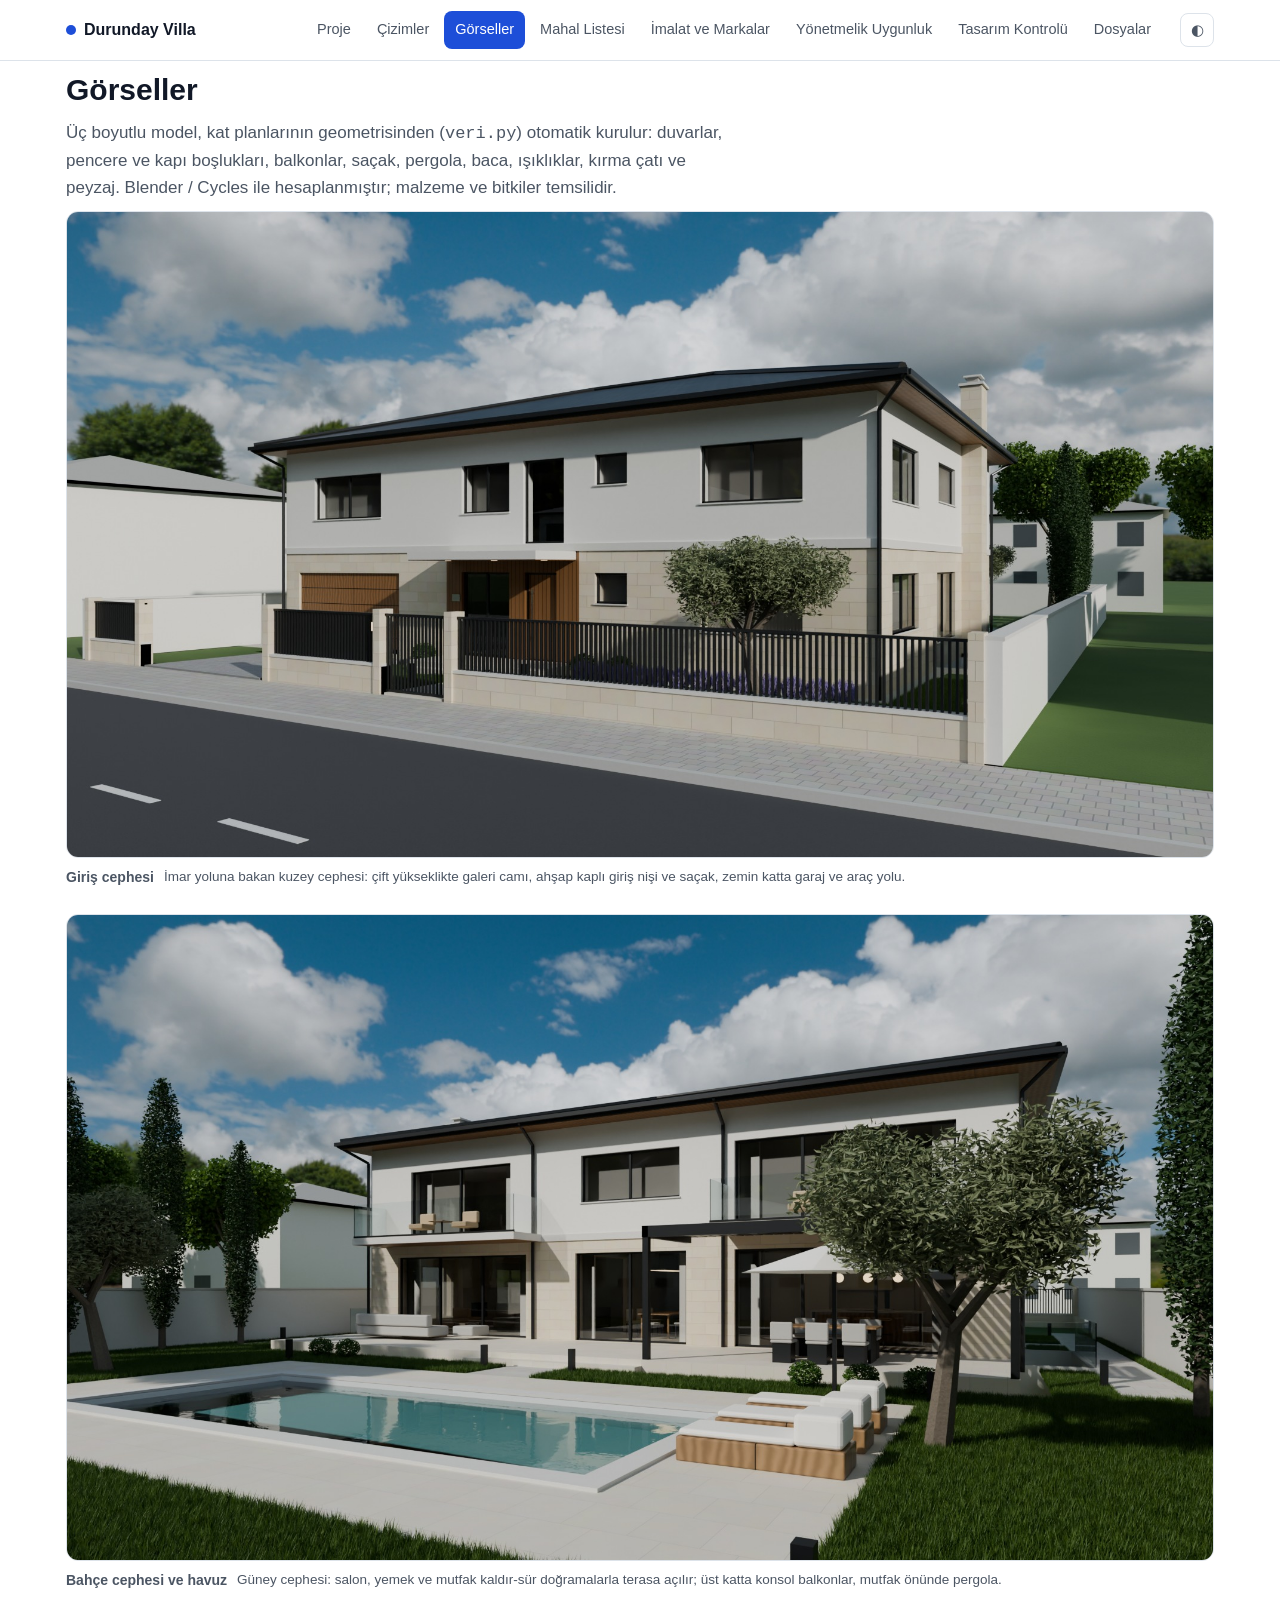
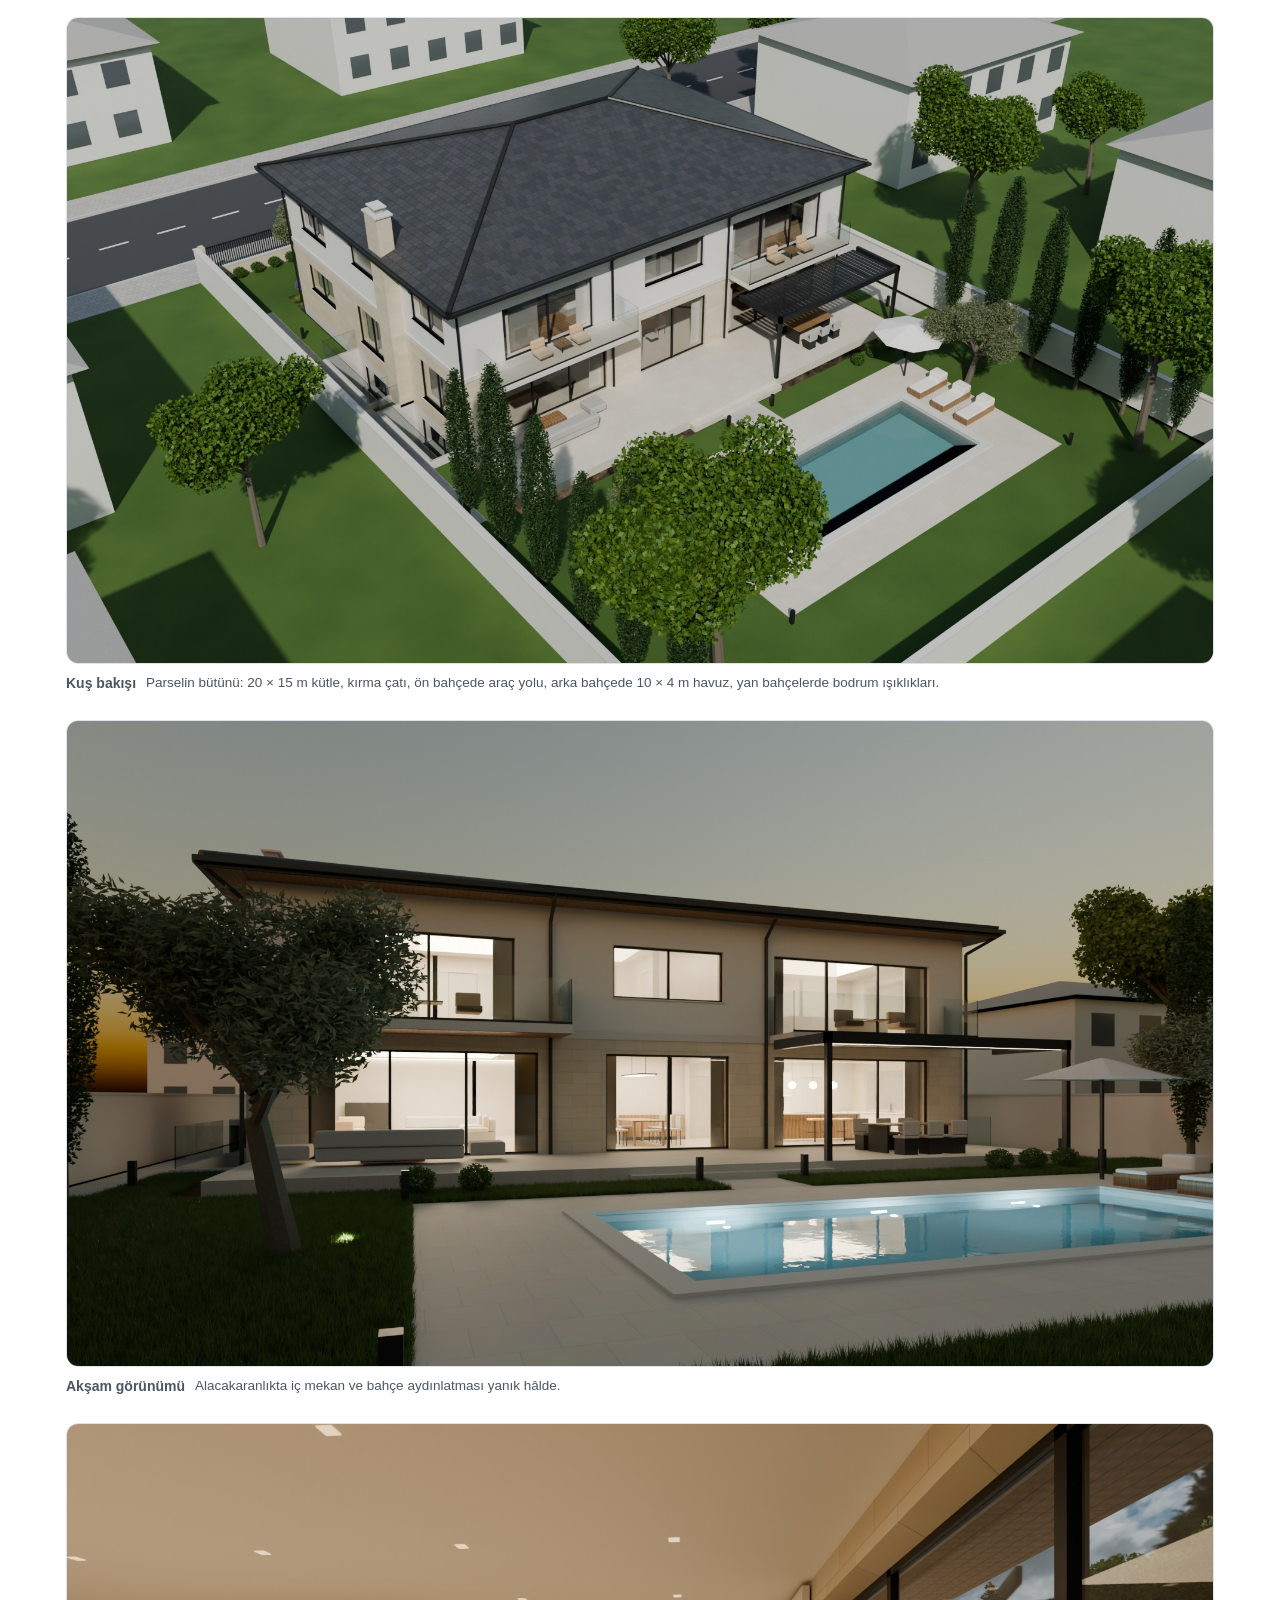
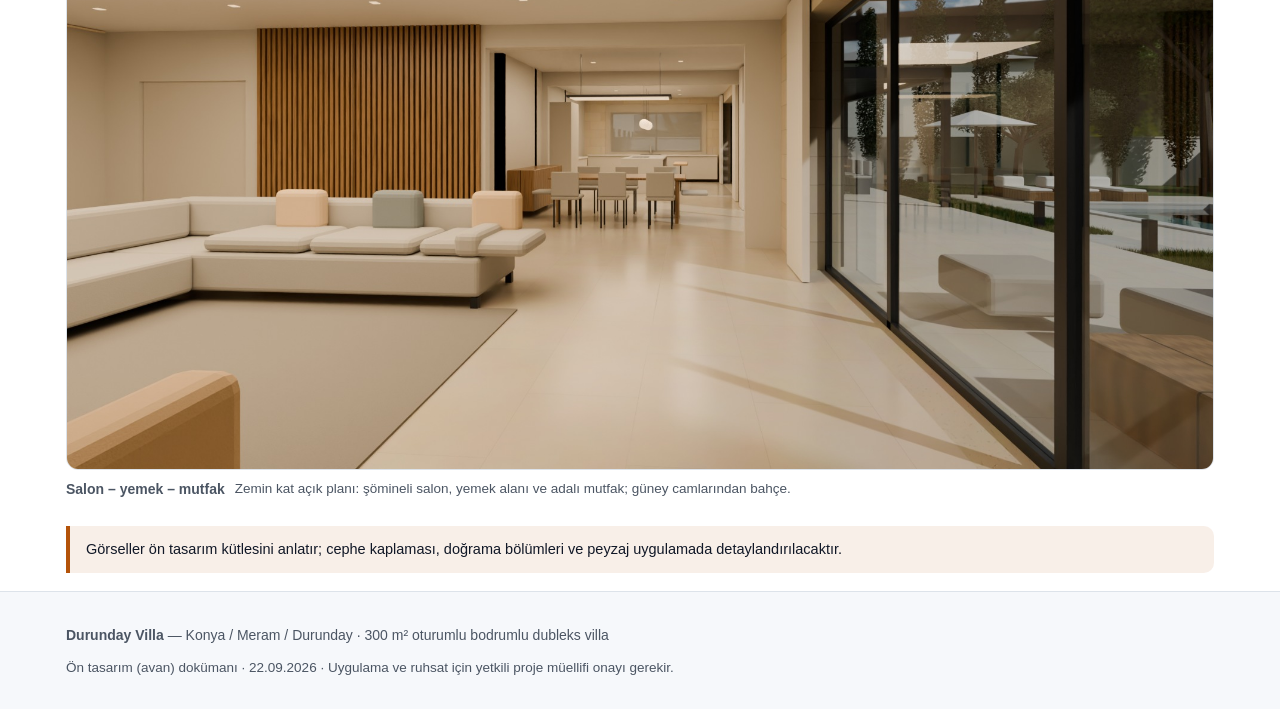
<file: docs/render.html>
<!DOCTYPE html>
<html lang="tr"><head>
<meta charset="utf-8">
<meta name="viewport" content="width=device-width, initial-scale=1">
<title>Görseller — Durunday Villa</title>
<meta name="description" content="Villanın üç boyutlu görselleri: giriş cephesi, bahçe cephesi, kuş bakışı ve akşam görünümü.">
<link rel="stylesheet" href="varlik/stil.css">
<link rel="icon" href="data:image/svg+xml,<svg xmlns='http://www.w3.org/2000/svg' viewBox='0 0 100 100'><text y='.9em' font-size='90'>🏠</text></svg>">
</head><body>
<header class="ust">
  <div class="sarmal ust-ic">
    <a class="marka" href="index.html"><span class="nokta"></span> Durunday Villa</a>
    <nav><a href="index.html">Proje</a>
<a href="cizimler.html">Çizimler</a>
<a href="render.html" class="aktif">Görseller</a>
<a href="mahal-listesi.html">Mahal Listesi</a>
<a href="imalat.html">İmalat ve Markalar</a>
<a href="yonetmelik.html">Yönetmelik Uygunluk</a>
<a href="kontrol.html">Tasarım Kontrolü</a>
<a href="dosyalar.html">Dosyalar</a></nav>
    <button class="tema" onclick="temaDegistir()" title="Açık / koyu tema">◐</button>
  </div>
</header>
<main class="sarmal">
<h1>Görseller</h1>
<p class="giris">Üç boyutlu model, kat planlarının geometrisinden (<code>veri.py</code>) otomatik kurulur: duvarlar, pencere ve kapı boşlukları, balkonlar, saçak, pergola, baca, ışıklıklar, kırma çatı ve peyzaj. Blender / Cycles ile hesaplanmıştır; malzeme ve bitkiler temsilidir.</p>
<figure><a href="varlik/render/giris.jpg" target="_blank" rel="noopener"><img src="varlik/render/giris.jpg" alt="Giriş cephesi" loading="lazy"></a><figcaption><strong>Giriş cephesi</strong><span class="kucuk">İmar yoluna bakan kuzey cephesi: çift yükseklikte galeri camı, ahşap kaplı giriş nişi ve saçak, zemin katta garaj ve araç yolu.</span></figcaption></figure>
<figure><a href="varlik/render/bahce.jpg" target="_blank" rel="noopener"><img src="varlik/render/bahce.jpg" alt="Bahçe cephesi ve havuz" loading="lazy"></a><figcaption><strong>Bahçe cephesi ve havuz</strong><span class="kucuk">Güney cephesi: salon, yemek ve mutfak kaldır-sür doğramalarla terasa açılır; üst katta konsol balkonlar, mutfak önünde pergola.</span></figcaption></figure>
<figure><a href="varlik/render/kus.jpg" target="_blank" rel="noopener"><img src="varlik/render/kus.jpg" alt="Kuş bakışı" loading="lazy"></a><figcaption><strong>Kuş bakışı</strong><span class="kucuk">Parselin bütünü: 20 × 15 m kütle, kırma çatı, ön bahçede araç yolu, arka bahçede 10 × 4 m havuz, yan bahçelerde bodrum ışıklıkları.</span></figcaption></figure>
<figure><a href="varlik/render/aksam.jpg" target="_blank" rel="noopener"><img src="varlik/render/aksam.jpg" alt="Akşam görünümü" loading="lazy"></a><figcaption><strong>Akşam görünümü</strong><span class="kucuk">Alacakaranlıkta iç mekan ve bahçe aydınlatması yanık hâlde.</span></figcaption></figure>
<figure><a href="varlik/render/salon.jpg" target="_blank" rel="noopener"><img src="varlik/render/salon.jpg" alt="Salon – yemek – mutfak" loading="lazy"></a><figcaption><strong>Salon – yemek – mutfak</strong><span class="kucuk">Zemin kat açık planı: şömineli salon, yemek alanı ve adalı mutfak; güney camlarından bahçe.</span></figcaption></figure>
<div class="uyari-kutu">Görseller ön tasarım kütlesini anlatır; cephe kaplaması, doğrama bölümleri ve peyzaj uygulamada detaylandırılacaktır.</div>
</main>
<footer class="alt"><div class="sarmal">
  <p><strong>Durunday Villa</strong> — Konya / Meram / Durunday · 300 m² oturumlu bodrumlu dubleks villa</p>
  <p class="kucuk">Ön tasarım (avan) dokümanı · 22.09.2026 · Uygulama ve ruhsat için yetkili proje müellifi onayı gerekir.</p>
</div></footer>
<script>
function temaDegistir(){const k=document.documentElement;const y=k.getAttribute('data-tema')==='koyu'?'acik':'koyu';
 k.setAttribute('data-tema',y);try{localStorage.setItem('tema',y)}catch(e){}}
(function(){try{const t=localStorage.getItem('tema');if(t)document.documentElement.setAttribute('data-tema',t)}catch(e){}})();
function tabloAra(girdi, tabloId){const s=girdi.value.toLocaleLowerCase('tr');
 document.querySelectorAll('#'+tabloId+' tbody tr').forEach(function(tr){
   tr.style.display = tr.textContent.toLocaleLowerCase('tr').indexOf(s)>-1 ? '' : 'none';});}
function katFiltre(btn, kat, tabloId){
 document.querySelectorAll('#'+tabloId+'-sekme .cip').forEach(b=>b.classList.remove('secili'));
 btn.classList.add('secili');
 document.querySelectorAll('#'+tabloId+' tbody tr').forEach(function(tr){
   tr.style.display = (kat==='*'||tr.dataset.kat===kat) ? '' : 'none';});}
</script>
</body></html>
</file>
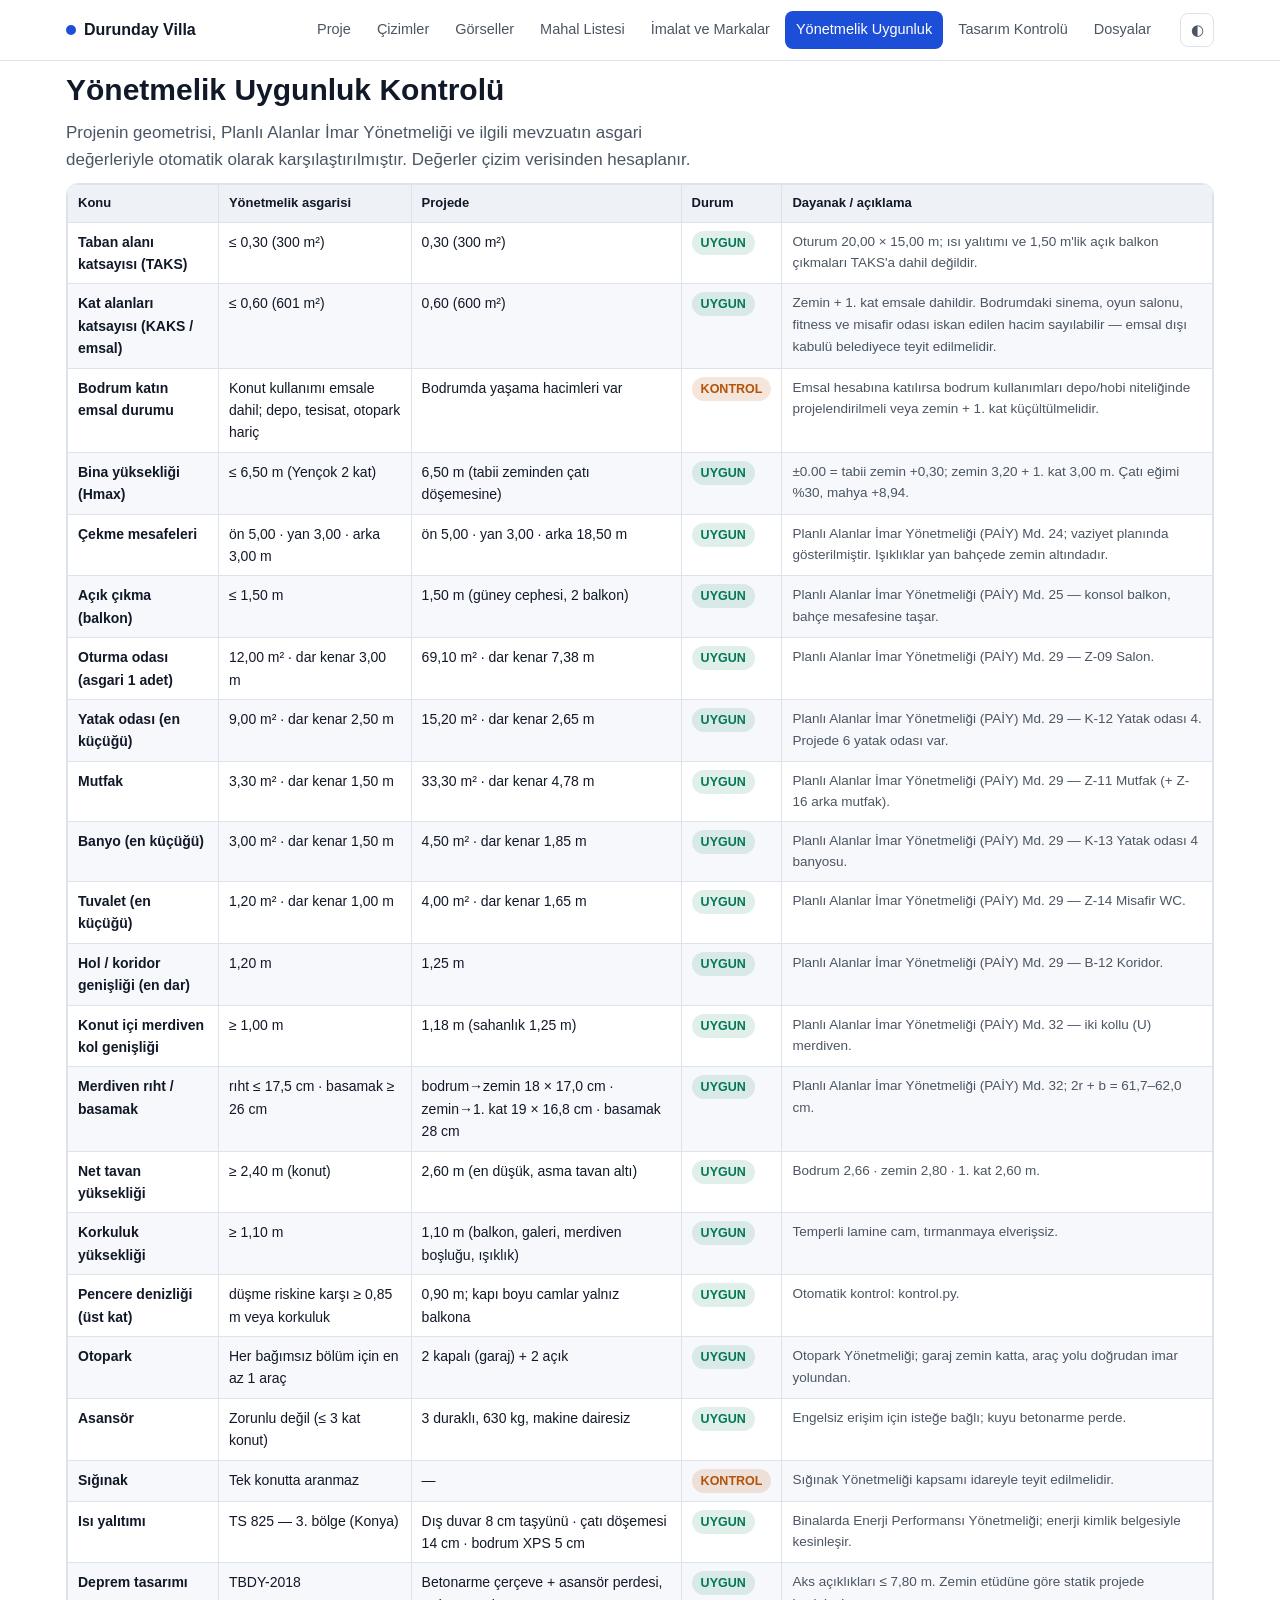
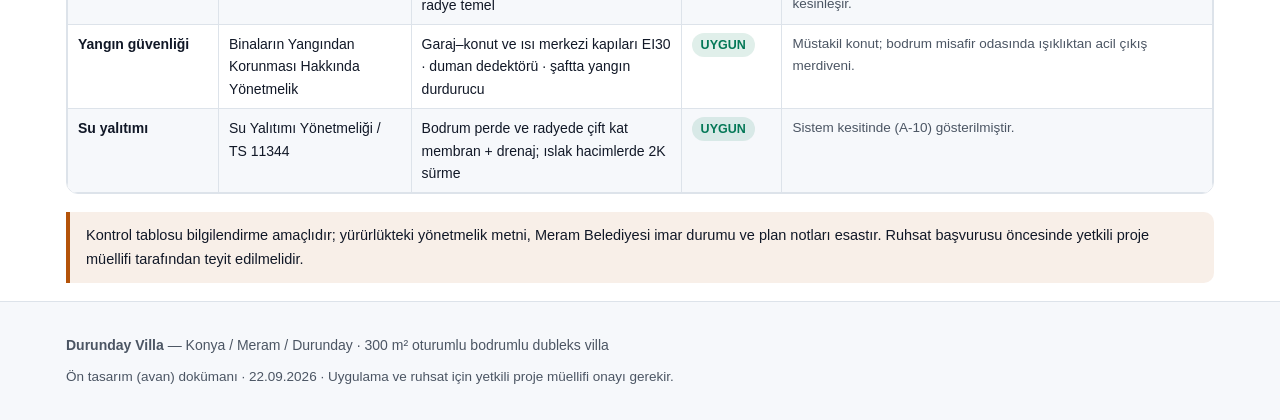
<file: docs/yonetmelik.html>
<!DOCTYPE html>
<html lang="tr"><head>
<meta charset="utf-8">
<meta name="viewport" content="width=device-width, initial-scale=1">
<title>Yönetmelik Uygunluk — Durunday Villa</title>
<meta name="description" content="Planlı Alanlar İmar Yönetmeliği&#x27;ne göre piyes ölçüleri, merdiven, yükseklik ve otopark kontrolü.">
<link rel="stylesheet" href="varlik/stil.css">
<link rel="icon" href="data:image/svg+xml,<svg xmlns='http://www.w3.org/2000/svg' viewBox='0 0 100 100'><text y='.9em' font-size='90'>🏠</text></svg>">
</head><body>
<header class="ust">
  <div class="sarmal ust-ic">
    <a class="marka" href="index.html"><span class="nokta"></span> Durunday Villa</a>
    <nav><a href="index.html">Proje</a>
<a href="cizimler.html">Çizimler</a>
<a href="render.html">Görseller</a>
<a href="mahal-listesi.html">Mahal Listesi</a>
<a href="imalat.html">İmalat ve Markalar</a>
<a href="yonetmelik.html" class="aktif">Yönetmelik Uygunluk</a>
<a href="kontrol.html">Tasarım Kontrolü</a>
<a href="dosyalar.html">Dosyalar</a></nav>
    <button class="tema" onclick="temaDegistir()" title="Açık / koyu tema">◐</button>
  </div>
</header>
<main class="sarmal">
<h1>Yönetmelik Uygunluk Kontrolü</h1>
<p class="giris">Projenin geometrisi, Planlı Alanlar İmar Yönetmeliği ve ilgili mevzuatın asgari değerleriyle otomatik olarak karşılaştırılmıştır. Değerler çizim verisinden hesaplanır.</p>
<div class="kaydir"><table><thead><tr><th>Konu</th><th>Yönetmelik asgarisi</th><th>Projede</th><th>Durum</th><th>Dayanak / açıklama</th></tr></thead><tbody>
<tr><td><strong>Taban alanı katsayısı (TAKS)</strong></td><td>≤ 0,30 (300 m²)</td><td>0,30 (300 m²)</td><td><span class="rozet iyi">UYGUN</span></td><td class="kucuk">Oturum 20,00 × 15,00 m; ısı yalıtımı ve 1,50 m&#x27;lik açık balkon çıkmaları TAKS&#x27;a dahil değildir.</td></tr>
<tr><td><strong>Kat alanları katsayısı (KAKS / emsal)</strong></td><td>≤ 0,60 (601 m²)</td><td>0,60 (600 m²)</td><td><span class="rozet iyi">UYGUN</span></td><td class="kucuk">Zemin + 1. kat emsale dahildir. Bodrumdaki sinema, oyun salonu, fitness ve misafir odası iskan edilen hacim sayılabilir — emsal dışı kabulü belediyece teyit edilmelidir.</td></tr>
<tr><td><strong>Bodrum katın emsal durumu</strong></td><td>Konut kullanımı emsale dahil; depo, tesisat, otopark hariç</td><td>Bodrumda yaşama hacimleri var</td><td><span class="rozet uyari">KONTROL</span></td><td class="kucuk">Emsal hesabına katılırsa bodrum kullanımları depo/hobi niteliğinde projelendirilmeli veya zemin + 1. kat küçültülmelidir.</td></tr>
<tr><td><strong>Bina yüksekliği (Hmax)</strong></td><td>≤ 6,50 m (Yençok 2 kat)</td><td>6,50 m (tabii zeminden çatı döşemesine)</td><td><span class="rozet iyi">UYGUN</span></td><td class="kucuk">±0.00 = tabii zemin +0,30; zemin 3,20 + 1. kat 3,00 m. Çatı eğimi %30, mahya +8,94.</td></tr>
<tr><td><strong>Çekme mesafeleri</strong></td><td>ön 5,00 · yan 3,00 · arka 3,00 m</td><td>ön 5,00 · yan 3,00 · arka 18,50 m</td><td><span class="rozet iyi">UYGUN</span></td><td class="kucuk">Planlı Alanlar İmar Yönetmeliği (PAİY) Md. 24; vaziyet planında gösterilmiştir. Işıklıklar yan bahçede zemin altındadır.</td></tr>
<tr><td><strong>Açık çıkma (balkon)</strong></td><td>≤ 1,50 m</td><td>1,50 m (güney cephesi, 2 balkon)</td><td><span class="rozet iyi">UYGUN</span></td><td class="kucuk">Planlı Alanlar İmar Yönetmeliği (PAİY) Md. 25 — konsol balkon, bahçe mesafesine taşar.</td></tr>
<tr><td><strong>Oturma odası (asgari 1 adet)</strong></td><td>12,00 m² · dar kenar 3,00 m</td><td>69,10 m² · dar kenar 7,38 m</td><td><span class="rozet iyi">UYGUN</span></td><td class="kucuk">Planlı Alanlar İmar Yönetmeliği (PAİY) Md. 29 — Z-09 Salon.</td></tr>
<tr><td><strong>Yatak odası (en küçüğü)</strong></td><td>9,00 m² · dar kenar 2,50 m</td><td>15,20 m² · dar kenar 2,65 m</td><td><span class="rozet iyi">UYGUN</span></td><td class="kucuk">Planlı Alanlar İmar Yönetmeliği (PAİY) Md. 29 — K-12 Yatak odası 4. Projede 6 yatak odası var.</td></tr>
<tr><td><strong>Mutfak</strong></td><td>3,30 m² · dar kenar 1,50 m</td><td>33,30 m² · dar kenar 4,78 m</td><td><span class="rozet iyi">UYGUN</span></td><td class="kucuk">Planlı Alanlar İmar Yönetmeliği (PAİY) Md. 29 — Z-11 Mutfak (+ Z-16 arka mutfak).</td></tr>
<tr><td><strong>Banyo (en küçüğü)</strong></td><td>3,00 m² · dar kenar 1,50 m</td><td>4,50 m² · dar kenar 1,85 m</td><td><span class="rozet iyi">UYGUN</span></td><td class="kucuk">Planlı Alanlar İmar Yönetmeliği (PAİY) Md. 29 — K-13 Yatak odası 4 banyosu.</td></tr>
<tr><td><strong>Tuvalet (en küçüğü)</strong></td><td>1,20 m² · dar kenar 1,00 m</td><td>4,00 m² · dar kenar 1,65 m</td><td><span class="rozet iyi">UYGUN</span></td><td class="kucuk">Planlı Alanlar İmar Yönetmeliği (PAİY) Md. 29 — Z-14 Misafir WC.</td></tr>
<tr><td><strong>Hol / koridor genişliği (en dar)</strong></td><td>1,20 m</td><td>1,25 m</td><td><span class="rozet iyi">UYGUN</span></td><td class="kucuk">Planlı Alanlar İmar Yönetmeliği (PAİY) Md. 29 — B-12 Koridor.</td></tr>
<tr><td><strong>Konut içi merdiven kol genişliği</strong></td><td>≥ 1,00 m</td><td>1,18 m (sahanlık 1,25 m)</td><td><span class="rozet iyi">UYGUN</span></td><td class="kucuk">Planlı Alanlar İmar Yönetmeliği (PAİY) Md. 32 — iki kollu (U) merdiven.</td></tr>
<tr><td><strong>Merdiven rıht / basamak</strong></td><td>rıht ≤ 17,5 cm · basamak ≥ 26 cm</td><td>bodrum→zemin 18 × 17,0 cm · zemin→1. kat 19 × 16,8 cm · basamak 28 cm</td><td><span class="rozet iyi">UYGUN</span></td><td class="kucuk">Planlı Alanlar İmar Yönetmeliği (PAİY) Md. 32; 2r + b = 61,7–62,0 cm.</td></tr>
<tr><td><strong>Net tavan yüksekliği</strong></td><td>≥ 2,40 m (konut)</td><td>2,60 m (en düşük, asma tavan altı)</td><td><span class="rozet iyi">UYGUN</span></td><td class="kucuk">Bodrum 2,66 · zemin 2,80 · 1. kat 2,60 m.</td></tr>
<tr><td><strong>Korkuluk yüksekliği</strong></td><td>≥ 1,10 m</td><td>1,10 m (balkon, galeri, merdiven boşluğu, ışıklık)</td><td><span class="rozet iyi">UYGUN</span></td><td class="kucuk">Temperli lamine cam, tırmanmaya elverişsiz.</td></tr>
<tr><td><strong>Pencere denizliği (üst kat)</strong></td><td>düşme riskine karşı ≥ 0,85 m veya korkuluk</td><td>0,90 m; kapı boyu camlar yalnız balkona</td><td><span class="rozet iyi">UYGUN</span></td><td class="kucuk">Otomatik kontrol: kontrol.py.</td></tr>
<tr><td><strong>Otopark</strong></td><td>Her bağımsız bölüm için en az 1 araç</td><td>2 kapalı (garaj) + 2 açık</td><td><span class="rozet iyi">UYGUN</span></td><td class="kucuk">Otopark Yönetmeliği; garaj zemin katta, araç yolu doğrudan imar yolundan.</td></tr>
<tr><td><strong>Asansör</strong></td><td>Zorunlu değil (≤ 3 kat konut)</td><td>3 duraklı, 630 kg, makine dairesiz</td><td><span class="rozet iyi">UYGUN</span></td><td class="kucuk">Engelsiz erişim için isteğe bağlı; kuyu betonarme perde.</td></tr>
<tr><td><strong>Sığınak</strong></td><td>Tek konutta aranmaz</td><td>—</td><td><span class="rozet uyari">KONTROL</span></td><td class="kucuk">Sığınak Yönetmeliği kapsamı idareyle teyit edilmelidir.</td></tr>
<tr><td><strong>Isı yalıtımı</strong></td><td>TS 825 — 3. bölge (Konya)</td><td>Dış duvar 8 cm taşyünü · çatı döşemesi 14 cm · bodrum XPS 5 cm</td><td><span class="rozet iyi">UYGUN</span></td><td class="kucuk">Binalarda Enerji Performansı Yönetmeliği; enerji kimlik belgesiyle kesinleşir.</td></tr>
<tr><td><strong>Deprem tasarımı</strong></td><td>TBDY-2018</td><td>Betonarme çerçeve + asansör perdesi, radye temel</td><td><span class="rozet iyi">UYGUN</span></td><td class="kucuk">Aks açıklıkları ≤ 7,80 m. Zemin etüdüne göre statik projede kesinleşir.</td></tr>
<tr><td><strong>Yangın güvenliği</strong></td><td>Binaların Yangından Korunması Hakkında Yönetmelik</td><td>Garaj–konut ve ısı merkezi kapıları EI30 · duman dedektörü · şaftta yangın durdurucu</td><td><span class="rozet iyi">UYGUN</span></td><td class="kucuk">Müstakil konut; bodrum misafir odasında ışıklıktan acil çıkış merdiveni.</td></tr>
<tr><td><strong>Su yalıtımı</strong></td><td>Su Yalıtımı Yönetmeliği / TS 11344</td><td>Bodrum perde ve radyede çift kat membran + drenaj; ıslak hacimlerde 2K sürme</td><td><span class="rozet iyi">UYGUN</span></td><td class="kucuk">Sistem kesitinde (A-10) gösterilmiştir.</td></tr>
</tbody></table></div>
<div class="uyari-kutu">Kontrol tablosu bilgilendirme amaçlıdır; yürürlükteki yönetmelik metni, Meram Belediyesi imar durumu ve plan notları esastır. Ruhsat başvurusu öncesinde yetkili proje müellifi tarafından teyit edilmelidir.</div>
</main>
<footer class="alt"><div class="sarmal">
  <p><strong>Durunday Villa</strong> — Konya / Meram / Durunday · 300 m² oturumlu bodrumlu dubleks villa</p>
  <p class="kucuk">Ön tasarım (avan) dokümanı · 22.09.2026 · Uygulama ve ruhsat için yetkili proje müellifi onayı gerekir.</p>
</div></footer>
<script>
function temaDegistir(){const k=document.documentElement;const y=k.getAttribute('data-tema')==='koyu'?'acik':'koyu';
 k.setAttribute('data-tema',y);try{localStorage.setItem('tema',y)}catch(e){}}
(function(){try{const t=localStorage.getItem('tema');if(t)document.documentElement.setAttribute('data-tema',t)}catch(e){}})();
function tabloAra(girdi, tabloId){const s=girdi.value.toLocaleLowerCase('tr');
 document.querySelectorAll('#'+tabloId+' tbody tr').forEach(function(tr){
   tr.style.display = tr.textContent.toLocaleLowerCase('tr').indexOf(s)>-1 ? '' : 'none';});}
function katFiltre(btn, kat, tabloId){
 document.querySelectorAll('#'+tabloId+'-sekme .cip').forEach(b=>b.classList.remove('secili'));
 btn.classList.add('secili');
 document.querySelectorAll('#'+tabloId+' tbody tr').forEach(function(tr){
   tr.style.display = (kat==='*'||tr.dataset.kat===kat) ? '' : 'none';});}
</script>
</body></html>
</file>
<file: docs/varlik/stil.css>
:root{
  --ze:#ffffff; --ze2:#f6f8fb; --ze3:#eef2f7; --yz:#111827; --yz2:#4b5563;
  --vurgu:#1d4ed8; --vurgu2:#1f3864; --cerceve:#dde3ea; --iyi:#047857; --uyari:#b45309;
}
:root[data-tema="koyu"]{
  --ze:#0f141b; --ze2:#151c25; --ze3:#1c242f; --yz:#e8edf3; --yz2:#9aa7b5;
  --vurgu:#7aa2ff; --vurgu2:#cbd9ff; --cerceve:#26303c; --iyi:#34d399; --uyari:#fbbf24;
}
@media (prefers-color-scheme: dark){ :root:not([data-tema="acik"]){
  --ze:#0f141b; --ze2:#151c25; --ze3:#1c242f; --yz:#e8edf3; --yz2:#9aa7b5;
  --vurgu:#7aa2ff; --vurgu2:#cbd9ff; --cerceve:#26303c; --iyi:#34d399; --uyari:#fbbf24; }}
*{box-sizing:border-box}
html,body{margin:0;padding:0}
body{background:var(--ze);color:var(--yz);font:16px/1.6 -apple-system,BlinkMacSystemFont,"Segoe UI",Roboto,"Helvetica Neue",Arial,sans-serif}
.sarmal{max-width:1180px;margin:0 auto;padding:0 16px}
.ust{position:sticky;top:0;z-index:20;background:var(--ze);border-bottom:1px solid var(--cerceve)}
.ust-ic{display:flex;align-items:center;gap:18px;min-height:60px;flex-wrap:wrap}
.marka{font-weight:700;text-decoration:none;color:var(--yz);white-space:nowrap;display:flex;align-items:center;gap:8px}
.nokta{width:10px;height:10px;border-radius:50%;background:var(--vurgu);display:inline-block}
.ust nav{display:flex;gap:4px;flex-wrap:wrap;margin-left:auto}
.ust nav a{color:var(--yz2);text-decoration:none;padding:7px 11px;border-radius:8px;font-size:14.5px;white-space:nowrap}
.ust nav a:hover{background:var(--ze3);color:var(--yz)}
.ust nav a.aktif{background:var(--vurgu);color:#fff}
.tema{background:none;border:1px solid var(--cerceve);color:var(--yz2);border-radius:8px;
  width:34px;height:34px;cursor:pointer;font-size:15px}
main{padding:28px 0 56px}
h1{font-size:30px;line-height:1.25;margin:10px 0 6px}
h2{font-size:21px;margin:34px 0 12px;padding-bottom:8px;border-bottom:1px solid var(--cerceve)}
h3{font-size:16px;margin:22px 0 8px;color:var(--vurgu2)}
p{margin:10px 0}
.giris{color:var(--yz2);font-size:17px;max-width:70ch}
.kucuk{font-size:13.5px;color:var(--yz2)}
.kartlar{display:grid;grid-template-columns:repeat(auto-fit,minmax(220px,1fr));gap:14px;margin:18px 0}
.kart{background:var(--ze2);border:1px solid var(--cerceve);border-radius:12px;padding:16px}
.kart .sayi{font-size:26px;font-weight:700;color:var(--vurgu)}
.kart .etiket{font-size:13.5px;color:var(--yz2);margin-top:2px}
.kart a{color:var(--vurgu);text-decoration:none;font-weight:600}
.kart a:hover{text-decoration:underline}
table{width:100%;border-collapse:collapse;font-size:14px;background:var(--ze)}
th,td{border:1px solid var(--cerceve);padding:8px 10px;text-align:left;vertical-align:top}
th{background:var(--ze3);font-size:13px}
thead th{position:sticky;top:60px;z-index:5}
tbody tr:nth-child(even){background:var(--ze2)}
td.kod,th.kod{white-space:nowrap;font-weight:700;color:var(--vurgu)}
td.sayi{text-align:right;white-space:nowrap}
.kaydir{overflow-x:auto;border:1px solid var(--cerceve);border-radius:12px}
.kaydir table{border:0}
.kaydir thead th{top:0}
td a{color:var(--vurgu);font-weight:600;text-decoration:none}
td a:hover{text-decoration:underline}
.araclar{display:flex;gap:10px;flex-wrap:wrap;align-items:center;margin:14px 0}
input[type=search]{flex:1;min-width:220px;padding:9px 12px;border:1px solid var(--cerceve);
  border-radius:9px;background:var(--ze2);color:var(--yz);font-size:15px}
.cip{border:1px solid var(--cerceve);background:var(--ze2);color:var(--yz2);border-radius:999px;
  padding:6px 13px;font-size:13.5px;cursor:pointer}
.cip.secili{background:var(--vurgu);border-color:var(--vurgu);color:#fff}
.rozet{display:inline-block;padding:2px 9px;border-radius:999px;font-size:12.5px;font-weight:600}
.rozet.iyi{background:rgba(4,120,87,.12);color:var(--iyi)}
.rozet.uyari{background:rgba(180,83,9,.14);color:var(--uyari)}
.rozet.hata{background:rgba(185,28,28,.12);color:#b91c1c}
figure{margin:0 0 26px}
figure img{width:100%;height:auto;display:block;background:#fff;border:1px solid var(--cerceve);border-radius:12px}
figcaption{font-size:14px;color:var(--yz2);margin-top:8px;display:flex;gap:10px;flex-wrap:wrap}
figcaption a{color:var(--vurgu)}
.uyari-kutu{background:rgba(180,83,9,.09);border-left:4px solid var(--uyari);
  padding:12px 16px;border-radius:0 10px 10px 0;margin:18px 0;font-size:14.5px}
.alt{border-top:1px solid var(--cerceve);padding:22px 0;color:var(--yz2);font-size:14px;background:var(--ze2)}
.liste{list-style:none;padding:0;margin:14px 0}
.liste li{border:1px solid var(--cerceve);border-radius:11px;padding:13px 15px;margin-bottom:9px;background:var(--ze2);
  display:flex;gap:14px;align-items:center;flex-wrap:wrap}
.liste .ad{font-weight:600}
.liste a{margin-left:auto;color:var(--vurgu);text-decoration:none;font-weight:600;white-space:nowrap}
.marka-hucre{color:var(--vurgu2);font-weight:500}
@media(max-width:700px){ h1{font-size:24px} thead th{position:static} .ust nav{margin-left:0;width:100%} }
</file>
